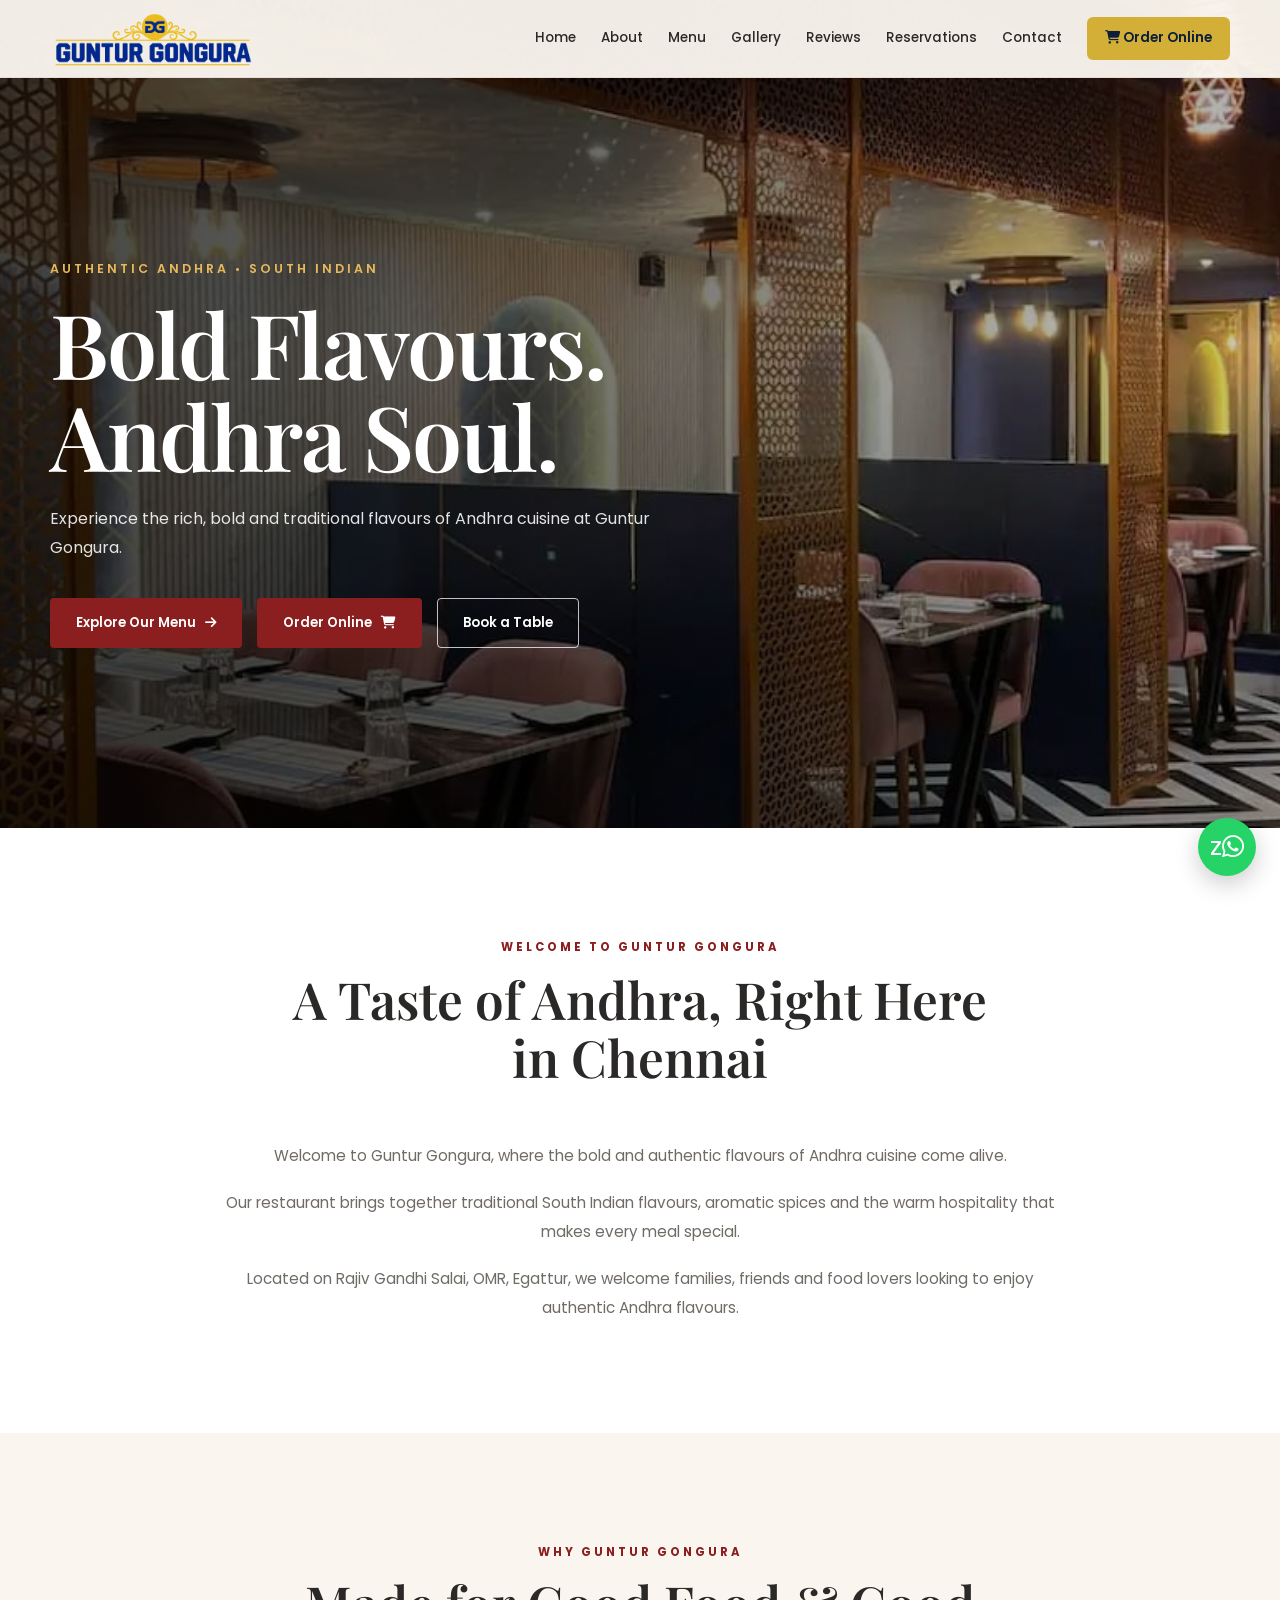
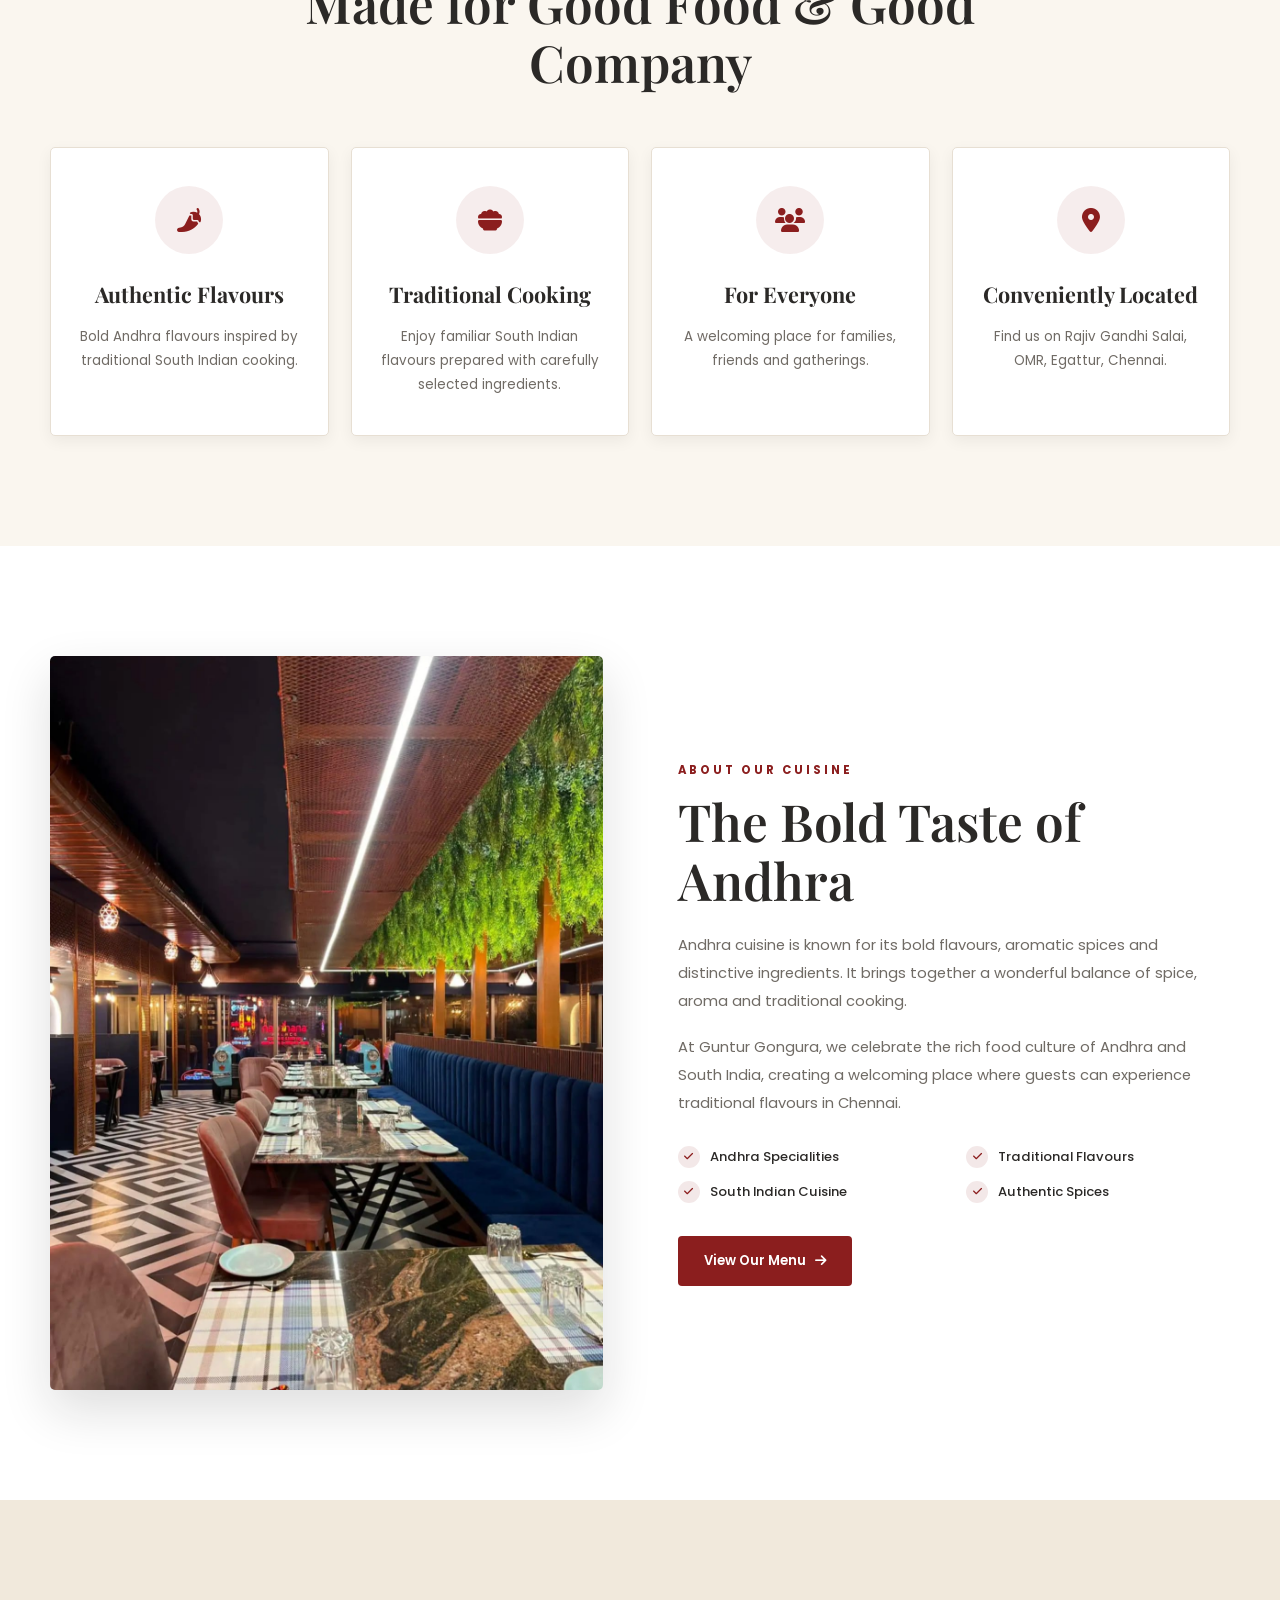
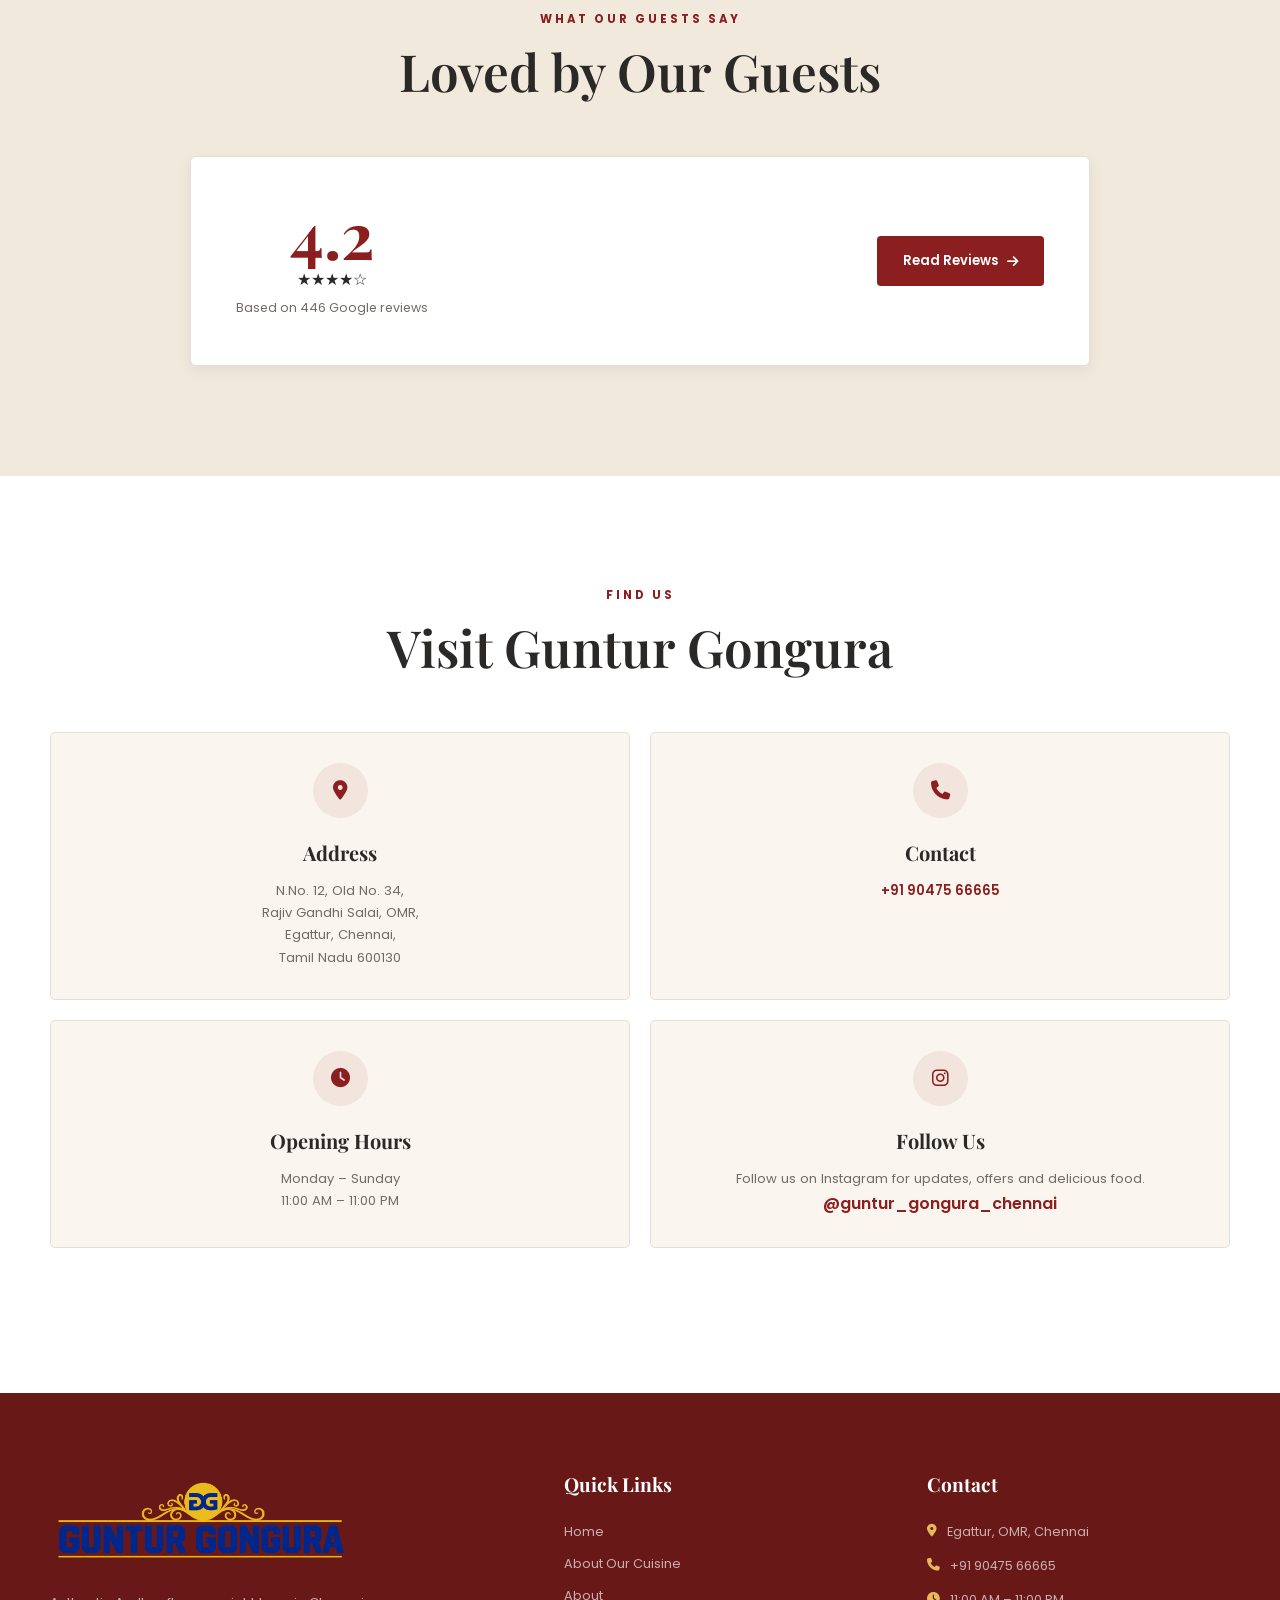
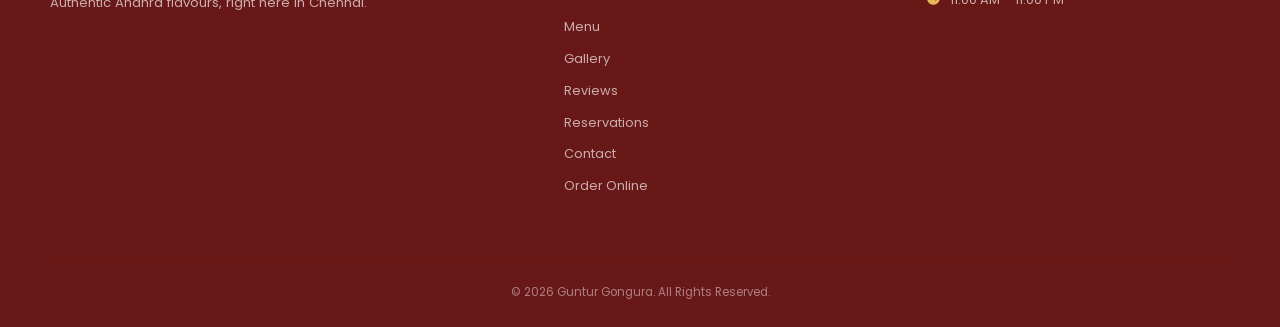
<file: index.html>
<!DOCTYPE html>
<html lang="en">

<head>

    <meta charset="UTF-8">

    <meta
        name="viewport"
        content="width=device-width, initial-scale=1.0"
    >

    <meta
        name="description"
        content="Guntur Gongura - Authentic Andhra and South Indian cuisine in Egattur, OMR, Chennai."
    >

    <meta
        name="keywords"
        content="Guntur Gongura, Andhra restaurant Chennai, South Indian restaurant OMR, Andhra cuisine"
    >

    <meta
        name="author"
        content="Guntur Gongura"
    >

    <title>Guntur Gongura | Authentic Andhra Cuisine</title>


    <!-- Google Fonts -->

    <link
        rel="preconnect"
        href="https://fonts.googleapis.com"
    >

    <link
        rel="preconnect"
        href="https://fonts.gstatic.com"
        crossorigin
    >

    <link
        href="https://fonts.googleapis.com/css2?family=Playfair+Display:wght@500;600;700&family=Poppins:wght@300;400;500;600;700&display=swap"
        rel="stylesheet"
    >


    <!-- Font Awesome -->

    <link
        rel="stylesheet"
        href="https://cdnjs.cloudflare.com/ajax/libs/font-awesome/6.5.2/css/all.min.css"
    >


    <!-- Main CSS -->

    <link
        rel="stylesheet"
        href="css/style.css"
    >


    <!-- Responsive CSS -->

    <link
        rel="stylesheet"
        href="css/responsive.css"
    >


    <!-- 2 x 2 Location Cards -->

    <style>

        .location-content {
            grid-template-columns: repeat(2, minmax(0, 1fr));
        }

        @media (max-width: 768px) {

            .location-content {
                grid-template-columns: 1fr;
            }

        }


        /* Order Online navigation button */

        .navbar .order-btn {
            background: #d4af37;
            color: #0b1f3a;
            padding: 10px 18px;
            border-radius: 6px;
            font-weight: 600;
        }

        .navbar .order-btn:hover {
            background: #0b1f3a;
            color: #ffffff;
        }


        /* Mobile navigation */

        @media (max-width: 900px) {

            .navbar .order-btn {
                display: inline-block;
                margin-top: 5px;
            }

        }

    </style>

</head>


<body>


    <!-- =====================================================
         HEADER
    ====================================================== -->

    <header class="header">

        <div class="container">


            <!-- Logo -->

            <a
                href="index.html"
                class="logo"
            >

                <img
                    src="images/logo.png"
                    alt="Guntur Gongura"
                    class="logo-image"
                >

            </a>



            <!-- Mobile Menu Button -->

            <button
                class="menu-toggle"
                type="button"
                aria-label="Open navigation menu"
            >

                <i class="fa-solid fa-bars"></i>

            </button>



            <!-- Navigation -->

            <nav class="navbar">

                <a href="index.html">
                    Home
                </a>

                <a href="about.html">
                    About
                </a>

                <a href="menu.html">
                    Menu
                </a>

                <a href="gallery.html">
                    Gallery
                </a>

                <a href="reviews.html">
                    Reviews
                </a>

                <a href="reservation.html">
                    Reservations
                </a>

                <a href="contact.html">
                    Contact
                </a>


                <!-- ORDER ONLINE -->

                <a
                    href="orders.html"
                    class="order-btn"
                >
                    <i class="fa-solid fa-cart-shopping"></i>
                    Order Online
                </a>

            </nav>

        </div>

    </header>



    <!-- =====================================================
         HERO SECTION
    ====================================================== -->

    <section class="hero">

        <div class="hero-overlay"></div>


        <div class="container hero-content">


            <span class="hero-subtitle">
                AUTHENTIC ANDHRA • SOUTH INDIAN
            </span>


            <h1>
                Bold Flavours.<br>
                Andhra Soul.
            </h1>


            <p>
                Experience the rich, bold and traditional flavours
                of Andhra cuisine at Guntur Gongura.
            </p>



            <!-- HERO BUTTONS -->

            <div class="hero-buttons">


                <!-- MENU -->

                <a
                    href="menu.html"
                    class="btn btn-primary"
                >

                    Explore Our Menu

                    <i class="fa-solid fa-arrow-right"></i>

                </a>



                <!-- ORDER ONLINE -->

                <a
                    href="orders.html"
                    class="btn btn-primary"
                >

                    Order Online

                    <i class="fa-solid fa-cart-shopping"></i>

                </a>



                <!-- RESERVATION -->

                <a
                    href="reservation.html"
                    class="btn btn-outline"
                >

                    Book a Table

                </a>

            </div>

        </div>

    </section>



    <!-- =====================================================
         WELCOME SECTION
    ====================================================== -->

    <section class="section welcome-section">

        <div class="container">


            <div class="section-title reveal">

                <span class="section-subtitle">
                    WELCOME TO GUNTUR GONGURA
                </span>

                <h2>
                    A Taste of Andhra,
                    Right Here in Chennai
                </h2>

            </div>



            <div class="welcome-content reveal">

                <p>
                    Welcome to Guntur Gongura, where the bold and
                    authentic flavours of Andhra cuisine come alive.
                </p>

                <p>
                    Our restaurant brings together traditional
                    South Indian flavours, aromatic spices and the
                    warm hospitality that makes every meal special.
                </p>

                <p>
                    Located on Rajiv Gandhi Salai, OMR, Egattur,
                    we welcome families, friends and food lovers
                    looking to enjoy authentic Andhra flavours.
                </p>

            </div>

        </div>

    </section>



    <!-- =====================================================
         WHY CHOOSE US
    ====================================================== -->

    <section class="section features-section">

        <div class="container">


            <div class="section-title reveal">

                <span class="section-subtitle">
                    WHY GUNTUR GONGURA
                </span>

                <h2>
                    Made for Good Food & Good Company
                </h2>

            </div>



            <div class="features-grid">


                <!-- Feature 1 -->

                <article class="feature-card reveal">

                    <div class="feature-icon">

                        <i class="fa-solid fa-pepper-hot"></i>

                    </div>

                    <h3>
                        Authentic Flavours
                    </h3>

                    <p>
                        Bold Andhra flavours inspired by
                        traditional South Indian cooking.
                    </p>

                </article>



                <!-- Feature 2 -->

                <article class="feature-card reveal">

                    <div class="feature-icon">

                        <i class="fa-solid fa-bowl-food"></i>

                    </div>

                    <h3>
                        Traditional Cooking
                    </h3>

                    <p>
                        Enjoy familiar South Indian flavours
                        prepared with carefully selected ingredients.
                    </p>

                </article>



                <!-- Feature 3 -->

                <article class="feature-card reveal">

                    <div class="feature-icon">

                        <i class="fa-solid fa-users"></i>

                    </div>

                    <h3>
                        For Everyone
                    </h3>

                    <p>
                        A welcoming place for families, friends
                        and gatherings.
                    </p>

                </article>



                <!-- Feature 4 -->

                <article class="feature-card reveal">

                    <div class="feature-icon">

                        <i class="fa-solid fa-location-dot"></i>

                    </div>

                    <h3>
                        Conveniently Located
                    </h3>

                    <p>
                        Find us on Rajiv Gandhi Salai,
                        OMR, Egattur, Chennai.
                    </p>

                </article>


            </div>

        </div>

    </section>



    <!-- =====================================================
         ABOUT OUR CUISINE
    ====================================================== -->

    <section
        class="section cuisine-section"
        id="cuisine"
    >

        <div class="container cuisine-container">


            <!-- Cuisine Image -->

            <div class="cuisine-image reveal">

                <img
                    src="images/restaurant.jpeg"
                    alt="Guntur Gongura restaurant"
                >

            </div>



            <!-- Cuisine Content -->

            <div class="cuisine-content reveal">

                <span class="section-subtitle">
                    ABOUT OUR CUISINE
                </span>


                <h2>
                    The Bold Taste of Andhra
                </h2>


                <p>
                    Andhra cuisine is known for its bold flavours,
                    aromatic spices and distinctive ingredients.
                    It brings together a wonderful balance of
                    spice, aroma and traditional cooking.
                </p>


                <p>
                    At Guntur Gongura, we celebrate the rich food
                    culture of Andhra and South India, creating a
                    welcoming place where guests can experience
                    traditional flavours in Chennai.
                </p>



                <div class="cuisine-highlights">


                    <div class="cuisine-point">

                        <i class="fa-solid fa-check"></i>

                        <span>
                            Andhra Specialities
                        </span>

                    </div>


                    <div class="cuisine-point">

                        <i class="fa-solid fa-check"></i>

                        <span>
                            Traditional Flavours
                        </span>

                    </div>


                    <div class="cuisine-point">

                        <i class="fa-solid fa-check"></i>

                        <span>
                            South Indian Cuisine
                        </span>

                    </div>


                    <div class="cuisine-point">

                        <i class="fa-solid fa-check"></i>

                        <span>
                            Authentic Spices
                        </span>

                    </div>


                </div>



                <a
                    href="menu.html"
                    class="btn btn-primary"
                >

                    View Our Menu

                    <i class="fa-solid fa-arrow-right"></i>

                </a>

            </div>

        </div>

    </section>



    <!-- =====================================================
         REVIEWS
    ====================================================== -->

    <section class="section reviews-preview">

        <div class="container">


            <div class="section-title reveal">

                <span class="section-subtitle">
                    WHAT OUR GUESTS SAY
                </span>

                <h2>
                    Loved by Our Guests
                </h2>

            </div>



            <div class="review-summary reveal">


                <div class="review-rating">

                    <strong>
                        4.2
                    </strong>

                    <div class="stars">
                        ★★★★☆
                    </div>

                    <span>
                        Based on 446 Google reviews
                    </span>

                </div>



                <a
                    href="reviews.html"
                    class="btn btn-primary"
                >

                    Read Reviews

                    <i class="fa-solid fa-arrow-right"></i>

                </a>

            </div>

        </div>

    </section>



    <!-- =====================================================
         LOCATION & CONTACT
    ====================================================== -->

    <section class="section location-section">

        <div class="container">


            <div class="section-title reveal">

                <span class="section-subtitle">
                    FIND US
                </span>

                <h2>
                    Visit Guntur Gongura
                </h2>

            </div>



            <div class="location-content">


                <!-- =================================================
                     ADDRESS
                ================================================== -->

                <div class="location-card reveal">

                    <div class="location-icon">

                        <i class="fa-solid fa-location-dot"></i>

                    </div>


                    <h3>
                        Address
                    </h3>


                    <p>
                        N.No. 12, Old No. 34,<br>
                        Rajiv Gandhi Salai, OMR,<br>
                        Egattur, Chennai,<br>
                        Tamil Nadu 600130
                    </p>

                </div>



                <!-- =================================================
                     CONTACT
                ================================================== -->

                <div class="location-card reveal">

                    <div class="location-icon">

                        <i class="fa-solid fa-phone"></i>

                    </div>


                    <h3>
                        Contact
                    </h3>


                    <p>

                        <a href="tel:+919047566665">
                            +91 90475 66665
                        </a>

                    </p>

                </div>



                <!-- =================================================
                     OPENING HOURS
                ================================================== -->

                <div class="location-card reveal">

                    <div class="location-icon">

                        <i class="fa-solid fa-clock"></i>

                    </div>


                    <h3>
                        Opening Hours
                    </h3>


                    <p>
                        Monday – Sunday<br>
                        11:00 AM – 11:00 PM
                    </p>

                </div>



                <!-- =================================================
                     INSTAGRAM
                ================================================== -->

                <div class="location-card reveal">

                    <div class="location-icon">

                        <i class="fa-brands fa-instagram"></i>

                    </div>


                    <h3>
                        Follow Us
                    </h3>


                    <p>
                        Follow us on Instagram for
                        updates, offers and delicious food.
                    </p>


                    <a
                        href="https://www.instagram.com/guntur_gongura_chennai/"
                        target="_blank"
                        rel="noopener noreferrer"
                    >
                        @guntur_gongura_chennai
                    </a>

                </div>


            </div>

        </div>

    </section>



    <!-- =====================================================
         FOOTER
    ====================================================== -->

    <footer class="footer">

        <div class="container">


            <div class="footer-content">


                <!-- Footer Brand -->

                <div class="footer-brand">

                    <img
                        src="images/logo.png"
                        alt="Guntur Gongura"
                    >

                    <p>
                        Authentic Andhra flavours,
                        right here in Chennai.
                    </p>

                </div>



                <!-- Footer Links -->

                <div class="footer-links">

                    <h3>
                        Quick Links
                    </h3>


                    <a href="index.html">
                        Home
                    </a>


                    <a href="#cuisine">
                        About Our Cuisine
                    </a>


                    <a href="about.html">
                        About
                    </a>


                    <a href="menu.html">
                        Menu
                    </a>


                    <a href="gallery.html">
                        Gallery
                    </a>


                    <a href="reviews.html">
                        Reviews
                    </a>


                    <a href="reservation.html">
                        Reservations
                    </a>


                    <a href="contact.html">
                        Contact
                    </a>


                    <a href="orders.html">
                        Order Online
                    </a>

                </div>



                <!-- Footer Contact -->

                <div class="footer-contact">

                    <h3>
                        Contact
                    </h3>


                    <p>

                        <i class="fa-solid fa-location-dot"></i>

                        Egattur, OMR, Chennai

                    </p>


                    <p>

                        <i class="fa-solid fa-phone"></i>

                        <a href="tel:+919047566665">
                            +91 90475 66665
                        </a>

                    </p>


                    <p>

                        <i class="fa-solid fa-clock"></i>

                        11:00 AM – 11:00 PM

                    </p>

                </div>


            </div>



            <div class="footer-bottom">

                <p>
                    © 2026 Guntur Gongura.
                    All Rights Reserved.
                </p>

            </div>

        </div>

    </footer>



    <!-- =====================================================
         WHATSAPP BUTTON
    ====================================================== -->

    <a
        href="https://wa.me/919047566665"
        class="whatsapp-button"
        target="_blank"
        rel="noopener noreferrer"
        aria-label="Chat with Guntur Gongura on WhatsApp"
    >z

        <i class="fa-brands fa-whatsapp"></i>

    </a>



    <!-- =====================================================
         JAVASCRIPT
    ====================================================== -->

    <script src="js/script.js"></script>


</body>

</html>
</file>
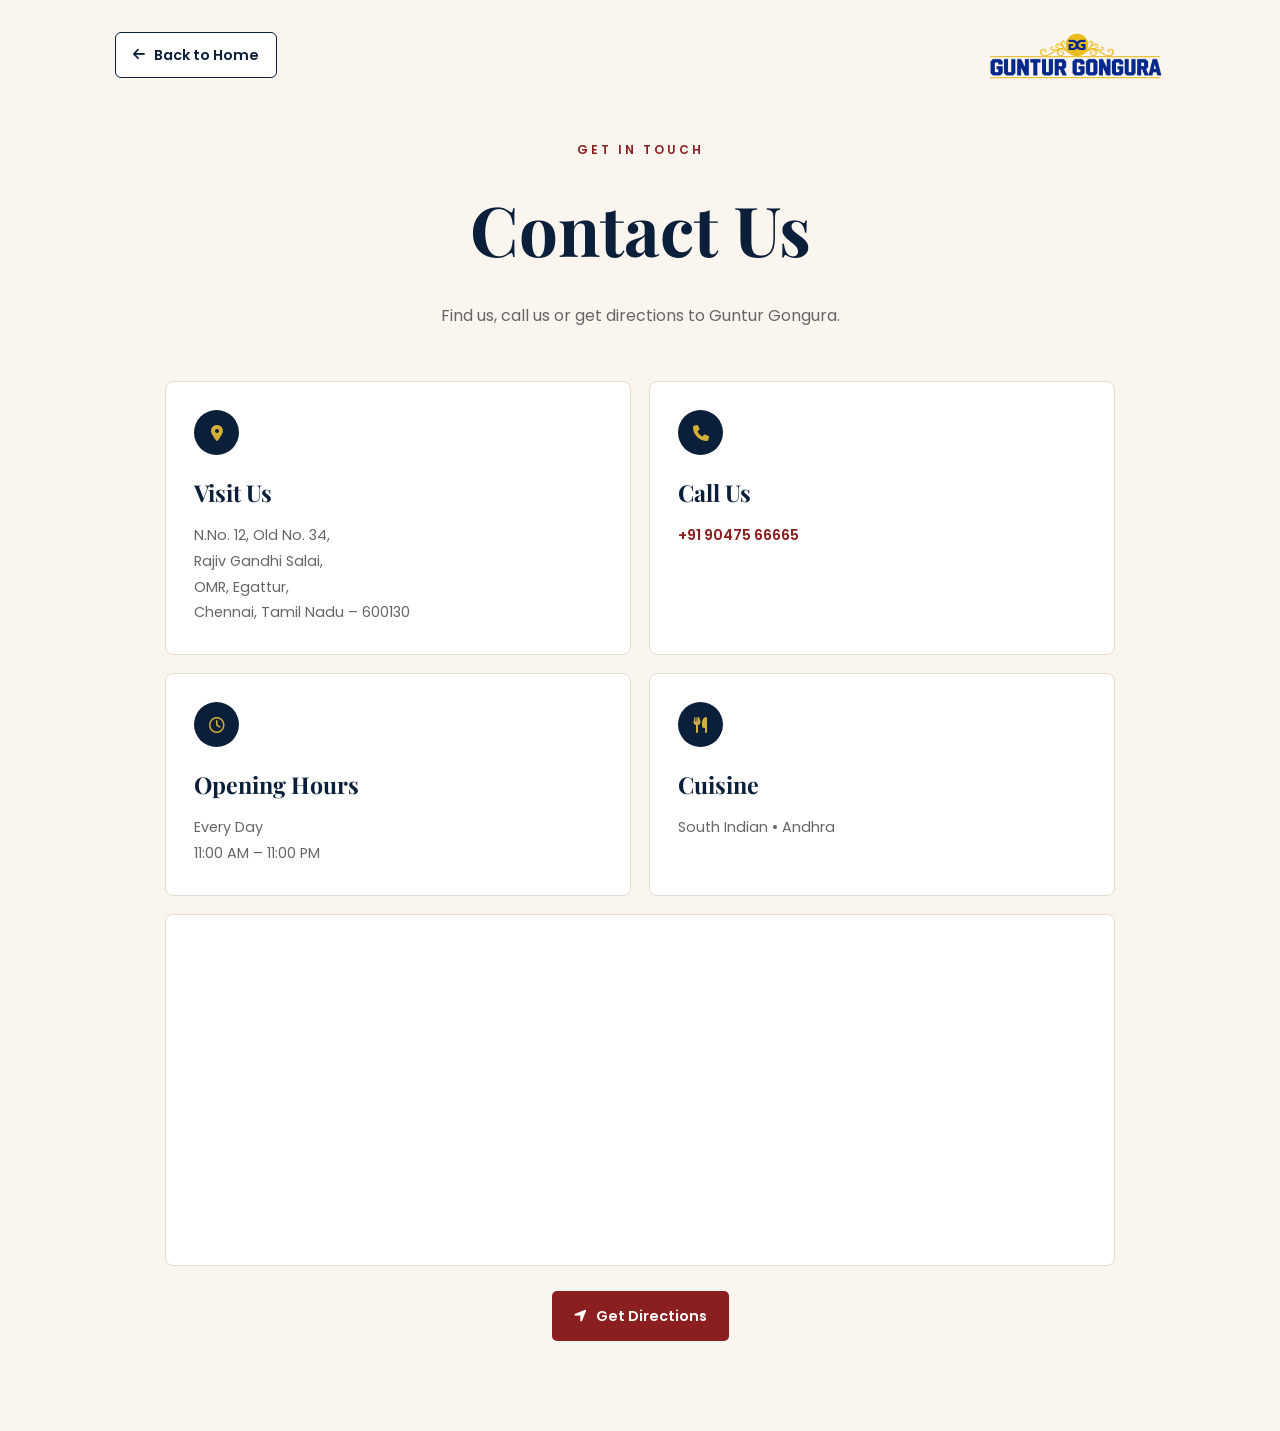
<file: contact.html>
<!DOCTYPE html>
<html lang="en">

<head>

    <!-- =====================================================
         BASIC INFORMATION
    ====================================================== -->

    <meta charset="UTF-8">

    <meta
        name="viewport"
        content="width=device-width, initial-scale=1.0"
    >

    <meta
        name="description"
        content="Contact Guntur Gongura in Egattur, Chennai."
    >

    <title>Contact | Guntur Gongura</title>


    <!-- =====================================================
         FONTS
    ====================================================== -->

    <link rel="preconnect" href="https://fonts.googleapis.com">

    <link
        rel="preconnect"
        href="https://fonts.gstatic.com"
        crossorigin
    >

    <link
        href="https://fonts.googleapis.com/css2?family=Playfair+Display:wght@500;600;700&family=Poppins:wght@300;400;500;600&display=swap"
        rel="stylesheet"
    >


    <!-- =====================================================
         ICONS
    ====================================================== -->

    <link
        rel="stylesheet"
        href="https://cdnjs.cloudflare.com/ajax/libs/font-awesome/6.5.2/css/all.min.css"
    >


    <!-- =====================================================
         CSS
    ====================================================== -->

    <link rel="stylesheet" href="css/style.css">
    <link rel="stylesheet" href="css/responsive.css">


    <!-- =====================================================
         PAGE CSS
    ====================================================== -->

    <style>

        /* =====================================================
           PAGE
        ====================================================== */

        .contact-page {
            min-height: 100vh;
            background: #faf6ef;
        }


        /* =====================================================
           TOP BAR
           
           BACK TO HOME = LEFT
           LOGO = RIGHT
        ====================================================== */

        .contact-topbar {
            max-width: 1100px;
            margin: auto;
            padding: 25px;

            display: flex;
            align-items: center;
            justify-content: space-between;

            gap: 20px;
        }


        /* =====================================================
           BACK HOME BUTTON
        ====================================================== */

        .back-home {
            display: inline-flex;

            align-items: center;
            justify-content: center;

            gap: 9px;

            padding: 10px 17px;

            color: #0b1f3a;
            background: #ffffff;

            border: 1.5px solid #0b1f3a;
            border-radius: 6px;

            text-decoration: none;

            font-size: 0.9rem;
            font-weight: 600;

            cursor: pointer;

            transition:
                background 0.25s ease,
                color 0.25s ease,
                border-color 0.25s ease,
                transform 0.15s ease;
        }

        .back-home i {
            font-size: 0.85rem;
        }

        .back-home:hover {
            background: #0b1f3a;
            color: #ffffff;
            border-color: #0b1f3a;
        }

        .back-home:active {
            background: #0b1f3a;
            color: #ffffff;
            border-color: #0b1f3a;

            transform: scale(0.97);
        }

        .back-home:focus-visible {
            outline: 2px solid #d4af37;
            outline-offset: 3px;
        }


        /* =====================================================
           HEADER LOGO
           
           SAME SIZE AS MENU / ABOUT PAGE
        ====================================================== */

        .top-logo {
            width: 180px;
            height: auto;
            display: block;
        }


        /* =====================================================
           CONTENT
        ====================================================== */

        .contact-content {
            max-width: 1000px;
            margin: auto;

            padding: 30px 25px 90px;
        }


        /* =====================================================
           TITLE
        ====================================================== */

        .contact-heading {
            text-align: center;
            margin-bottom: 50px;
        }

        .contact-heading img {
            width: 170px;
            max-width: 70%;
            margin-bottom: 30px;
        }

        .contact-heading span {
            display: block;

            color: #8b1e1e;

            font-size: 0.75rem;

            letter-spacing: 3px;

            text-transform: uppercase;

            font-weight: 600;
        }

        .contact-heading h1 {
            font-family: "Playfair Display", serif;

            font-size: clamp(2.7rem, 6vw, 4.3rem);

            margin: 10px 0 15px;

            color: #0b1f3a;
        }

        .contact-heading p {
            max-width: 600px;

            margin: auto;

            color: #666;

            line-height: 1.8;
        }


        /* =====================================================
           CONTACT GRID
        ====================================================== */

        .contact-grid {
            display: grid;

            grid-template-columns: repeat(2, 1fr);

            gap: 18px;
        }


        /* =====================================================
           INFO CARD
        ====================================================== */

        .contact-card {
            background: #ffffff;

            border: 1px solid #e5ddd1;

            border-radius: 8px;

            padding: 28px;
        }

        .contact-card-icon {
            width: 45px;
            height: 45px;

            display: flex;

            align-items: center;
            justify-content: center;

            border-radius: 50%;

            background: #0b1f3a;

            color: #d4af37;

            margin-bottom: 18px;
        }

        .contact-card h2 {
            font-family: "Playfair Display", serif;

            font-size: 1.45rem;

            margin-bottom: 10px;

            color: #0b1f3a;
        }

        .contact-card p {
            color: #666;

            line-height: 1.8;

            font-size: 0.9rem;

            margin: 0;
        }

        .contact-card a {
            color: #8b1e1e;

            font-weight: 600;

            text-decoration: none;
        }


        /* =====================================================
           MAP
        ====================================================== */

        .map-box {
            margin-top: 18px;

            background: #ffffff;

            border: 1px solid #e5ddd1;

            border-radius: 8px;

            overflow: hidden;
        }

        .map-box iframe {
            display: block;

            width: 100%;

            height: 350px;

            border: 0;
        }


        /* =====================================================
           DIRECTIONS
        ====================================================== */

        .directions {
            text-align: center;

            margin-top: 25px;
        }

        .directions a {
            display: inline-flex;

            align-items: center;
            justify-content: center;

            gap: 9px;

            padding: 13px 22px;

            background: #8b1e1e;

            color: #ffffff;

            text-decoration: none;

            border-radius: 5px;

            font-size: 0.9rem;

            font-weight: 600;

            transition: 0.3s ease;
        }

        .directions a:hover {
            background: #0b1f3a;
        }


        /* =====================================================
           MOBILE
        ====================================================== */

        @media (max-width: 700px) {

            .contact-topbar {
                padding: 18px;
                gap: 15px;
            }

            /*
               KEEP LOGO SAME SIZE AS OTHER PAGES
            */

            .top-logo {
                width: 150px;
                height: auto;
            }

            .contact-content {
                padding: 25px 18px 60px;
            }

            .contact-grid {
                grid-template-columns: 1fr;
            }

            .map-box iframe {
                height: 300px;
            }

            .back-home {
                padding: 9px 13px;
                font-size: 0.8rem;
            }
        }


        /* =====================================================
           SMALL MOBILE
        ====================================================== */

        @media (max-width: 420px) {

            .contact-topbar {
                padding: 15px;
                gap: 10px;
            }

            .top-logo {
                width: 150px;
                height: auto;
            }

            .back-home {
                padding: 8px 11px;
                font-size: 0.75rem;
                gap: 6px;
            }

            .contact-content {
                padding-left: 14px;
                padding-right: 14px;
            }

            .contact-heading h1 {
                font-size: 2.3rem;
            }
        }


        /* =====================================================
           VERY SMALL MOBILE
        ====================================================== */

        @media (max-width: 340px) {

            .contact-topbar {
                padding: 12px;
                gap: 8px;
            }

            .top-logo {
                width: 150px;
                height: auto;
            }

            .back-home {
                padding: 7px 9px;
                font-size: 0.7rem;
            }
        }

    </style>

</head>


<body class="contact-page">


    <!-- =====================================================
         TOP BAR
    ====================================================== -->

    <header class="contact-topbar">

        <!-- LEFT: BACK TO HOME -->

        <a
            href="index.html"
            class="back-home"
        >
            <i class="fa-solid fa-arrow-left"></i>
            Back to Home
        </a>


        <!-- RIGHT: RESTAURANT LOGO -->

        <img
            src="images/logo.png"
            alt="Guntur Gongura"
            class="top-logo"
        >

    </header>



    <!-- =====================================================
         MAIN
    ====================================================== -->

    <main class="contact-content">


        <!-- =================================================
             HEADING
        ================================================== -->

        <section class="contact-heading">

            <span>
                Get In Touch
            </span>

            <h1>
                Contact Us
            </h1>

            <p>
                Find us, call us or get directions to
                Guntur Gongura.
            </p>

        </section>



        <!-- =================================================
             CONTACT DETAILS
        ================================================== -->

        <section class="contact-grid">


            <!-- ADDRESS -->

            <article class="contact-card">

                <div class="contact-card-icon">
                    <i class="fa-solid fa-location-dot"></i>
                </div>

                <h2>
                    Visit Us
                </h2>

                <p>
                    N.No. 12, Old No. 34,<br>
                    Rajiv Gandhi Salai,<br>
                    OMR, Egattur,<br>
                    Chennai, Tamil Nadu – 600130
                </p>

            </article>



            <!-- PHONE -->

            <article class="contact-card">

                <div class="contact-card-icon">
                    <i class="fa-solid fa-phone"></i>
                </div>

                <h2>
                    Call Us
                </h2>

                <p>
                    <a href="tel:+919047566665">
                        +91 90475 66665
                    </a>
                </p>

            </article>



            <!-- HOURS -->

            <article class="contact-card">

                <div class="contact-card-icon">
                    <i class="fa-regular fa-clock"></i>
                </div>

                <h2>
                    Opening Hours
                </h2>

                <p>
                    Every Day<br>
                    11:00 AM – 11:00 PM
                </p>

            </article>



            <!-- CUISINE -->

            <article class="contact-card">

                <div class="contact-card-icon">
                    <i class="fa-solid fa-utensils"></i>
                </div>

                <h2>
                    Cuisine
                </h2>

                <p>
                    South Indian • Andhra
                </p>

            </article>

        </section>



        <!-- =================================================
             MAP
        ================================================== -->

        <section class="map-box">

            <iframe
                src="https://www.google.com/maps?q=Guntur%20Gongura%2C%20Rajiv%20Gandhi%20Salai%2C%20Egattur%2C%20Chennai%2C%20Tamil%20Nadu%20600130&output=embed"
                loading="lazy"
                allowfullscreen
                referrerpolicy="no-referrer-when-downgrade"
                title="Guntur Gongura location"
            ></iframe>

        </section>



        <!-- =================================================
             DIRECTIONS
        ================================================== -->

        <div class="directions">

            <a
                href="https://maps.app.goo.gl/nqeuW5UiWc6u5XKx8?g_st=ac"
                target="_blank"
                rel="noopener noreferrer"
            >
                <i class="fa-solid fa-location-arrow"></i>
                Get Directions
            </a>

        </div>

    </main>



    <!-- =====================================================
         JAVASCRIPT
    ====================================================== -->

    <script src="js/script.js"></script>

</body>

</html>
</file>
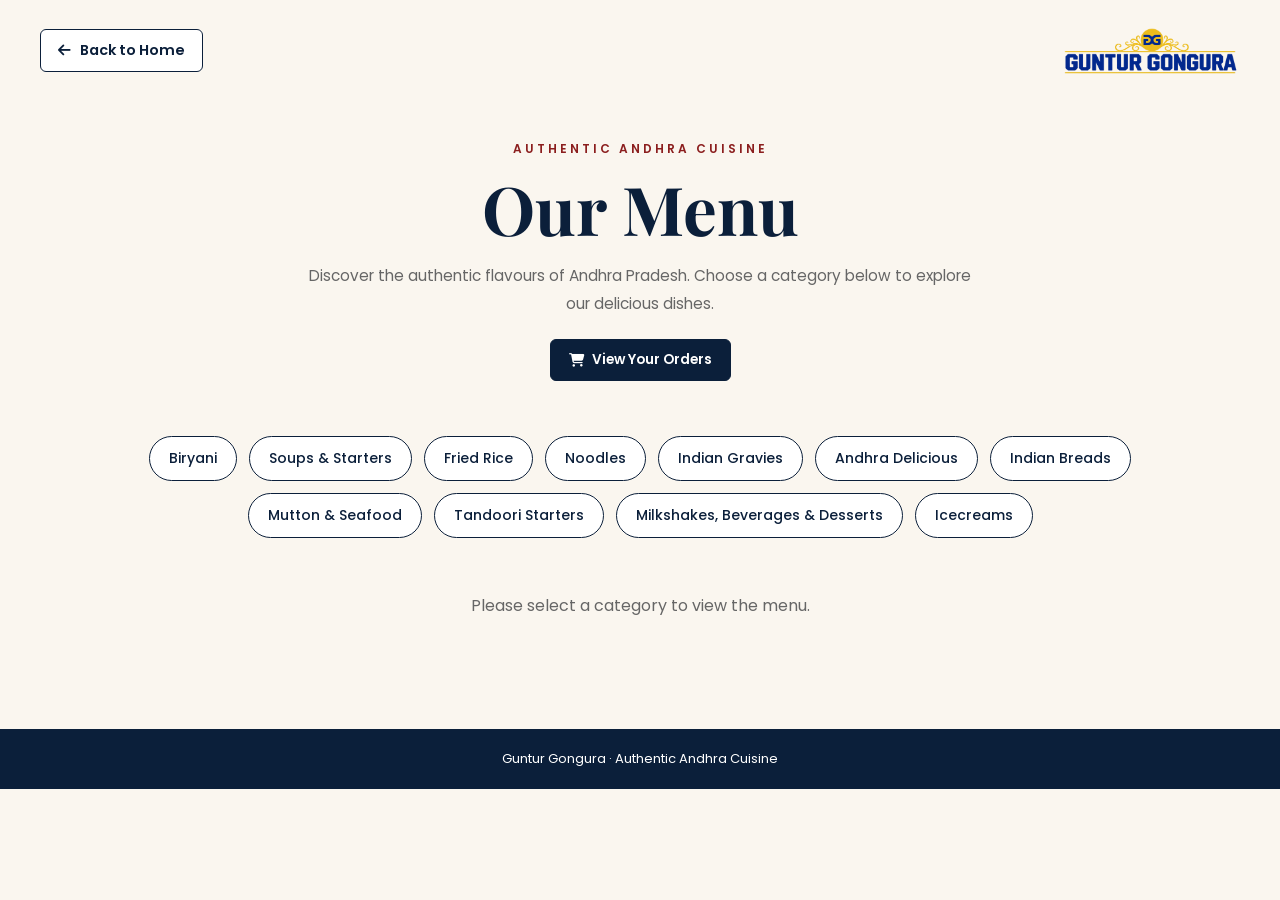
<file: menu.html>
<!DOCTYPE html>
<html lang="en">
<head>
  <meta charset="UTF-8">
  <meta name="viewport" content="width=device-width, initial-scale=1.0">

  <meta name="description" content="Explore the authentic Andhra menu of Guntur Gongura.">
  <title>Menu | Guntur Gongura</title>

  <link rel="preconnect" href="https://fonts.googleapis.com">
  <link rel="preconnect" href="https://fonts.gstatic.com" crossorigin>

  <link href="https://fonts.googleapis.com/css2?family=Playfair+Display:wght@500;600;700&family=Poppins:wght@300;400;500;600&display=swap" rel="stylesheet">

  <link rel="stylesheet" href="https://cdnjs.cloudflare.com/ajax/libs/font-awesome/6.5.2/css/all.min.css">

  <style>
    * {
      box-sizing: border-box;
    }

    body {
      margin: 0;
      background: #faf6ef;
      color: #0b1f3a;
      font-family: 'Poppins', sans-serif;
    }

    /* TOP BAR: BACK TO HOME LEFT, LOGO RIGHT */

    .menu-topbar {
      width: min(1200px, calc(100% - 40px));
      margin: auto;
      padding: 20px 0;
      display: flex;
      align-items: center;
      justify-content: space-between;
      gap: 20px;
    }

    .back-home {
      display: inline-flex;
      align-items: center;
      justify-content: center;
      gap: 9px;
      padding: 10px 17px;
      background: #ffffff;
      color: #0b1f3a;
      border: 1.5px solid #0b1f3a;
      border-radius: 6px;
      text-decoration: none;
      font-size: 0.9rem;
      font-weight: 600;
      transition: 0.25s;
      flex-shrink: 0;
    }

    .back-home:hover {
      background: #0b1f3a;
      color: #ffffff;
    }

    .logo-link {
      margin-left: auto;
      display: flex;
      align-items: center;
      justify-content: center;
    }

    .top-logo {
      width: 180px;
      height: auto;
      max-height: 90px;
      object-fit: contain;
      display: block;
    }

    /* MENU INTRODUCTION */

    .menu-heading {
      text-align: center;
      padding: 35px 20px 25px;
    }

    .menu-heading .label {
      display: inline-block;
      color: #8b1e1e;
      font-size: 0.75rem;
      font-weight: 600;
      letter-spacing: 3px;
      text-transform: uppercase;
    }

    .menu-heading h1 {
      font-family: 'Playfair Display', serif;
      color: #0b1f3a;
      font-size: clamp(2.6rem, 6vw, 4.2rem);
      line-height: 1.1;
      margin: 12px 0 16px;
    }

    .menu-heading p {
      max-width: 680px;
      margin: auto;
      color: #666666;
      font-size: 0.96rem;
      line-height: 1.8;
    }

    /* ORDERS BUTTON */

    .order-link-wrap {
      display: flex;
      justify-content: center;
      margin-top: 22px;
    }

    .orders-link {
      display: inline-flex;
      align-items: center;
      justify-content: center;
      gap: 8px;
      padding: 10px 18px;
      background: #0b1f3a;
      color: #ffffff;
      border: 1px solid #0b1f3a;
      border-radius: 6px;
      font-size: 0.85rem;
      font-weight: 600;
      text-decoration: none;
      transition: 0.25s;
    }

    .orders-link:hover {
      background: #d4af37;
      border-color: #d4af37;
      color: #0b1f3a;
    }

    /* CATEGORY BUTTONS */

    #categoryButtons {
      width: min(1100px, calc(100% - 40px));
      margin: 30px auto;
      display: flex;
      flex-wrap: wrap;
      justify-content: center;
      gap: 12px;
    }

    .category-btn {
      padding: 11px 19px;
      border: 1.5px solid #0b1f3a;
      border-radius: 25px;
      background: #ffffff;
      color: #0b1f3a;
      font: 500 14px 'Poppins', sans-serif;
      cursor: pointer;
      transition: 0.25s;
    }

    .category-btn:hover,
    .category-btn.active {
      background: #d4af37;
      border-color: #d4af37;
      color: #0b1f3a;
    }

    /* MENU ITEMS */

    .menu-content {
      width: min(1200px, calc(100% - 40px));
      margin: auto;
      padding-bottom: 70px;
    }

    .menu-section {
      display: none;
      margin-bottom: 45px;
    }

    .menu-section.active {
      display: block;
    }

    .section-heading {
      text-align: center;
      margin-bottom: 30px;
      border-bottom: 2px solid #d4af37;
    }

    .section-heading h2 {
      font-family: 'Playfair Display', serif;
      color: #0b1f3a;
      font-size: 2rem;
      padding-bottom: 12px;
    }

    .sub-category {
      margin-bottom: 35px;
    }

    .sub-category h3 {
      font-family: 'Playfair Display', serif;
      color: #8b1e1e;
      font-size: 1.35rem;
      border-left: 4px solid #d4af37;
      padding-left: 11px;
      margin-bottom: 18px;
    }

    .menu-grid {
      display: grid;
      grid-template-columns: repeat(3, minmax(0, 1fr));
      gap: 16px;
    }

    .menu-item {
      background: #ffffff;
      border: 1px solid #e5ddd1;
      border-radius: 8px;
      padding: 17px;
      box-shadow: 0 4px 15px rgba(11, 31, 58, 0.05);
      transition: 0.25s;
    }

    .menu-item:hover {
      transform: translateY(-3px);
      border-color: #d4af37;
      box-shadow: 0 10px 25px rgba(11, 31, 58, 0.1);
    }

    .item-top {
      display: flex;
      align-items: flex-start;
      justify-content: space-between;
      gap: 10px;
    }

    .item-name {
      flex: 1;
      color: #0b1f3a;
      font-size: 0.9rem;
      font-weight: 600;
      line-height: 1.5;
      margin: 0;
    }

    .price {
      margin-top: 14px;
      font-size: 1rem;
      font-weight: 600;
      color: #8b1e1e;
    }

    .add-order {
      flex-shrink: 0;
      padding: 7px 10px;
      background: #ffffff;
      color: #0b1f3a;
      border: 1px solid #0b1f3a;
      border-radius: 5px;
      font-family: 'Poppins', sans-serif;
      font-size: 0.68rem;
      font-weight: 600;
      cursor: pointer;
      transition: 0.25s;
    }

    .add-order:hover,
    .add-order.added {
      background: #0b1f3a;
      color: #ffffff;
    }

    #emptyMessage {
      text-align: center;
      color: #666666;
      padding: 25px 10px;
    }

    /* FOOTER */

    footer {
      background: #0b1f3a;
      color: #ffffff;
      text-align: center;
      padding: 20px;
      font-size: 13px;
    }

    /* MOBILE RESPONSIVENESS */

    @media (max-width: 850px) {
      .menu-grid {
        grid-template-columns: repeat(2, minmax(0, 1fr));
      }

      .top-logo {
        width: 150px;
      }
    }

    @media (max-width: 600px) {
      .menu-topbar {
        width: calc(100% - 28px);
        padding: 15px 0;
        gap: 12px;
      }

      .back-home {
        padding: 9px 11px;
        font-size: 0.76rem;
      }

      .top-logo {
        width: 115px;
        max-height: 70px;
      }

      .menu-heading {
        padding: 30px 15px 20px;
      }

      .menu-heading h1 {
        font-size: 2.5rem;
      }

      #categoryButtons {
        width: calc(100% - 28px);
        gap: 9px;
      }

      .category-btn {
        padding: 9px 13px;
        font-size: 12px;
      }

      .menu-content {
        width: calc(100% - 28px);
      }

      .menu-grid {
        grid-template-columns: 1fr;
      }

      .section-heading h2 {
        font-size: 1.7rem;
      }
    }
  </style>
</head>

<body>

  <!-- BACK TO HOME LEFT, LOGO RIGHT -->

  <div class="menu-topbar">

    <a href="index.html" class="back-home">
      <i class="fa-solid fa-arrow-left"></i>
      Back to Home
    </a>

    <a href="index.html" class="logo-link" aria-label="Guntur Gongura Home">
      <img
        src="images/logo.png"
        alt="Guntur Gongura Logo"
        class="top-logo"
      >
    </a>

  </div>

  <!-- MENU INTRO -->

  <section class="menu-heading">
    <span class="label">Authentic Andhra Cuisine</span>

    <h1>Our Menu</h1>

    <p>
      Discover the authentic flavours of Andhra Pradesh.
      Choose a category below to explore our delicious dishes.
    </p>

    <div class="order-link-wrap">
      <a href="orders.html" class="orders-link">
        <i class="fa-solid fa-cart-shopping"></i>
        View Your Orders
      </a>
    </div>
  </section>

  <!-- CATEGORY BUTTONS -->

  <div id="categoryButtons" aria-label="Menu categories"></div>

  <!-- MENU CONTENT -->

  <main class="menu-content" id="menuContent">
    <p id="emptyMessage">
      Please select a category to view the menu.
    </p>
  </main>

  <footer>
    Guntur Gongura · Authentic Andhra Cuisine
  </footer>

  <script>
    const ORDERS_KEY = 'gunturGonguraOrders';

    const menuData = [
      {
        category: "Biryani",
        subcategories: [
          {
            name: "Biryani Veg - 750ml",
            items: [
              ["Veg Biryani", 229],
              ["Gongura Veg Biryani", 239],
              ["Ulavacharu Veg Biryani", 249],
              ["Mushroom Biryani", 249],
              ["Paneer Biryani", 249],
              ["Baby Corn Biryani", 239],
              ["Cashewnut Biryani", 249],
              ["Gongura Paneer Biryani", 259],
              ["Ulavacharu Paneer Biryani", 269]
            ]
          },
          {
            name: "Special Biryani's - 1000ml",
            items: [
              ["Chicken Tikka Biryani", 359],
              ["Lahori Chicken Biryani", 339],
              ["Palnadu Mutton Biryani", 399],
              ["Kakinada Biryani", 390],
              ["Gongura Spl Chicken Biryani", 359],
              ["Ulavacharu Special Chicken Biryani", 359]
            ]
          },
          {
            name: "Biryani Non Veg - 1000ml",
            items: [
              ["Plain Biryani", 205],
              ["Egg Biryani", 250],
              ["Chicken Dum Biryani", 309],
              ["Chicken Fry Biryani", 329],
              ["Spl Chicken Biryani", 339],
              ["Guntur Spl Chicken Biryani", 349],
              ["Guntur Spl Mutton Biryani", 430],
              ["Gongura Chicken Biryani", 319],
              ["Chicken Lollipop Biryani", 329],
              ["Ulavacharu Chicken Biryani", 329],
              ["Natukodi Biryani", 329],
              ["Palnadu Chicken Biryani", 349],
              ["Mutton Dum Biryani", 379],
              ["Mutton Kheema Biryani", 399],
              ["Mutton Fry Biryani", 399],
              ["Gongura Mutton Biryani", 399],
              ["Spl Mutton Biryani", 410],
              ["Mughalai Mutton Biryani", 429],
              ["Prawn Biryani", 379],
              ["Gongura Prawn Biryani", 399],
              ["Fish Biryani", 359],
              ["Egg Fry Biryani", 299]
            ]
          }
        ]
      },

      {
        category: "Soups & Starters",
        subcategories: [
          {
            name: "Soups Veg",
            items: [
              ["Sweet Corn Soup", 119],
              ["Mushroom Soup", 129],
              ["Lemon Coriander Soup", 129],
              ["Manchow Soup", 129],
              ["Veg Hot & Sour Soup", 129]
            ]
          },
          {
            name: "Soups Non Veg",
            items: [
              ["Sweet Corn Chicken Soup", 149],
              ["Lemon Coriander Chicken Soup", 149],
              ["Chicken Manchow Soup", 149],
              ["Chicken Hot & Sour Soup", 149]
            ]
          },
          {
            name: "Starters Veg",
            items: [
              ["Mushroom 65 Hyderabad", 240],
              ["Paneer 65 Hyderabad", 240],
              ["Veg Manchurian", 240],
              ["Gobi Manchurian", 240],
              ["Paneer Manchurian", 240],
              ["Baby Corn Manchurian", 230],
              ["Mushroom Manchurian", 230],
              ["Chilly Gobi", 230],
              ["Chilly Mushroom", 240],
              ["Chilly Babycorn", 230],
              ["Chilly Paneer", 240],
              ["Golden Fry Baby Corn", 240],
              ["Crispy Mushroom", 240],
              ["Babycorn Pepper Salt", 240],
              ["Mushroom Pepper Salt", 240],
              ["Crispy Corn", 240],
              ["Panner Majestic", 250]
            ]
          },
          {
            name: "Chicken Starters",
            items: [
              ["Chilly Chicken", 265],
              ["Chicken 65 Hyderabad", 265],
              ["Chicken 555", 260],
              ["Chicken Manchurian", 250],
              ["Chicken Salt & Pepper", 260],
              ["Chicken Dry Pepper", 260],
              ["Pepper Chicken (Roast)", 260],
              ["Dragon Chicken", 270],
              ["Schezwan Chicken", 270],
              ["Shanghai Chicken", 260],
              ["Lemon Chicken", 250],
              ["Thai Pai Chicken", 260],
              ["Chicken Majestic", 260],
              ["Chicken Lollypop (Saucy-5pc)", 280],
              ["Chicken Drumstick Dry-5pc", 270],
              ["Crispy Chicken", 280],
              ["Honey Chicken", 280],
              ["RR Chicken", 280]
            ]
          }
        ]
      },

      {
        category: "Fried Rice",
        subcategories: [
          {
            name: "Fried Rice Non Veg",
            items: [
              ["Egg Fried Rice", 239],
              ["Schezwan Egg Fried Rice", 259],
              ["Chicken Fried Rice", 259],
              ["Schezwan Chicken Fried Rice", 279],
              ["Mutton Fried Rice", 299],
              ["Schezwan Mutton Fried Rice", 329],
              ["Prawn Fried Rice", 329],
              ["Schezwan Prawn Fried Rice", 349]
            ]
          },
          {
            name: "Fried Rice Veg",
            items: [
              ["Veg Fried Rice", 299],
              ["Schezwan Veg Fried Rice", 249],
              ["Paneer Fried Rice", 249],
              ["Schezwan Paneer Fried Rice", 269],
              ["Mushroom Fried Rice", 229],
              ["Schezwan Mushroom Fried Rice", 259],
              ["Gobi Fried Rice", 239],
              ["Schezwan Gobi Fried Rice", 249],
              ["Manchurian Fried Rice", 259]
            ]
          }
        ]
      },

      {
        category: "Noodles",
        subcategories: [
          {
            name: "Noodles Non Veg",
            items: [
              ["Egg Noodles", 229],
              ["Schezwan Egg Noodles", 249],
              ["Chicken Noodles", 259],
              ["Schezwan Chicken Noodles", 269],
              ["Mutton Noodles", 279],
              ["Schezwan Mutton Noodles", 279],
              ["Prawn Noodles", 279],
              ["Schezwan Prawn Noodles", 269],
              ["Non veg Mixed Noodles", 299]
            ]
          },
          {
            name: "Noodles Veg",
            items: [
              ["Veg Noodles", 209],
              ["Schezwan Veg Noodles", 249],
              ["Paneer Noodles", 249],
              ["Schezwan Paneer Noodles", 259],
              ["Mushroom Noodles", 229],
              ["Schezwan Mushroom Noodles", 259],
              ["Gobi Noodles", 219],
              ["Schezwan Gobi Noodles", 249]
            ]
          }
        ]
      },

      {
        category: "Indian Gravies",
        subcategories: [
          {
            name: "Indian Gravy Non Veg",
            items: [
              ["Chicken Masala", 269],
              ["Boneless Chicken Curry", 279],
              ["Butter Chicken", 279],
              ["Kadai Chicken", 279],
              ["Achari Chicken", 279],
              ["Kadai Mutton", 349],
              ["Prawn Curry", 339],
              ["Kadai Prawn", 339],
              ["Butter Prawn", 349],
              ["Kadai Fish", 329]
            ]
          },
          {
            name: "Indian Gravy Veg",
            items: [
              ["Matar Masala", 239],
              ["Aloo Gobi Masala", 239],
              ["Aloo Gobi Mutter Masala", 259],
              ["Gobi Masala", 239],
              ["Mixed Veg Curry", 249],
              ["Kadai Veg", 250],
              ["Kadai Baby Corn", 250],
              ["Baby Corn Masala", 250],
              ["Dal Fry", 250],
              ["Dal Tadka", 250],
              ["Mushroom Masala", 250],
              ["Kaju Tomato", 270],
              ["Kaju Masala", 259],
              ["Paneer Kaju Masala", 289],
              ["Paneer Butter Masala", 259],
              ["Kadai Paneer", 259],
              ["Palak Paneer", 299],
              ["Paneer Tikka Masala", 289],
              ["Gongura Paneer Curry", 269],
              ["Achari Paneer", 269],
              ["Methi Chaman", 279]
            ]
          },
          {
            name: "Egg Dishes",
            items: [
              ["Chilly Egg", 229],
              ["Egg Burji", 209],
              ["Egg Masala", 229],
              ["Egg Tomato Curry", 239],
              ["Boiled Egg", 25]
            ]
          },
          {
            name: "Rice Items",
            items: [
              ["Jeera Rice", 219],
              ["Ghee Rice", 219],
              ["Curd Rice", 115],
              ["Steam Rice", 160]
            ]
          }
        ]
      },

      {
        category: "Andhra Delicious",
        subcategories: [
          {
            name: "Andhra Specials",
            items: [
              ["Andhra Chicken Curry", 279],
              ["Andhra Chicken Fry", 299],
              ["Rayalaseema Chicken Curry", 279],
              ["Rayalaseema Chicken Fry", 299],
              ["Chicken Pepper Fry", 299],
              ["Gongura Chicken Fry Semi", 299],
              ["Gongura Chicken Curry", 269],
              ["Ulavacharu Chicken Curry", 299],
              ["Andhra Mutton Fry", 369],
              ["Andhra Mutton Curry", 359],
              ["Mutton Pepper Fry", 399],
              ["Gongura Mutton Curry", 389],
              ["Gongura Prawn Curry", 389]
            ]
          }
        ]
      },

      {
        category: "Indian Breads",
        subcategories: [
          {
            name: "Indian Breads",
            items: [
              ["Roti", 50],
              ["Butter Roti", 60],
              ["Naan", 50],
              ["Butter Naan", 60],
              ["Stuffed Naan", 85],
              ["Garlic Naan", 80],
              ["Plain Kulcha", 60],
              ["Butter Kulcha", 70],
              ["Masala Kulcha", 70],
              ["Paneer Kulcha", 85],
              ["Cheese Paneer Kulcha", 95]
            ]
          }
        ]
      },

      {
        category: "Mutton & Seafood",
        subcategories: [
          {
            name: "Mutton Starters",
            items: [
              ["Manchurian Lamb", 359],
              ["Crispy Lamb", 359],
              ["Ginger Lamb", 359],
              ["Roast Lamb", 359],
              ["Lamb Salt & Pepper", 359],
              ["Lamb Dry Pepper", 359]
            ]
          },
          {
            name: "Seafood Starters",
            items: [
              ["Fish 65 Hyderabad", 269],
              ["Crispy Fish", 279],
              ["Chilly Fish", 279],
              ["Pepper Fish", 279],
              ["Fish Finger", 269],
              ["Lemon Fish", 279],
              ["Apollo Fish", 279],
              ["Apollo Prawn", 309],
              ["Prawn 65 Hyderabad", 309],
              ["Golden Prawn", 309],
              ["Schezwan Prawn", 309],
              ["Prawn Manchurian", 309],
              ["Dry Pepper Prawn", 309],
              ["Prawn Salt & Pepper", 309]
            ]
          }
        ]
      },

      {
        category: "Tandoori Starters",
        subcategories: [
          {
            name: "Tandoori Starters Non Veg",
            items: [
              ["Tandoori Half", 289],
              ["Tandoori Full", 490],
              ["Grill Half", 289],
              ["Grill Full", 420],
              ["Chicken Tikka", 279],
              ["Achari Chicken Tikka", 299],
              ["Chicken Kabab", 299],
              ["Kali Mirchi Kebab", 259],
              ["Fish Tikka", 309],
              ["Garlic Fish Kebab", 309],
              ["BBQ Fish Half", 269],
              ["BBQ Chicken Half", 269],
              ["Pepper BBQ Chicken", 299],
              ["Pepper BBQ Fish Half", 279]
            ]
          },
          {
            name: "Tandoori Starters Veg",
            items: [
              ["Paneer Tikka", 249],
              ["Achari Paneer Tikka", 269],
              ["Kaju Paneer Tikka", 289]
            ]
          }
        ]
      },

      {
        category: "Milkshakes, Beverages & Desserts",
        subcategories: [
          {
            name: "Milkshakes",
            items: [
              ["Vanilla Shake", 130],
              ["Strawberry Shake", 130],
              ["Chocolate Shake", 150],
              ["Butterscotch Shake", 150],
              ["Pista Shake", 150],
              ["Mango Shake", 150],
              ["Blackcurrent", 150]
            ]
          },
          {
            name: "Beverages",
            items: [
              ["Butter Milk", 65],
              ["Lassi", 85]
            ]
          },
          {
            name: "Desserts",
            items: [
              ["Junnu", 140],
              ["Apricot Delight", 150],
              ["Gulab Jammun", 60],
              ["Gulab Jammun with Ice cream", 140]
            ]
          }
        ]
      },

      {
        category: "Icecreams",
        subcategories: [
          {
            name: "Icecreams",
            items: [
              ["Vanilla", 100],
              ["Strawberry", 100],
              ["Chocolate", 110],
              ["Butterscotch", 110],
              ["Pista", 110],
              ["Mango", 110],
              ["Double sunde", 140],
              ["Chocolate Roulette", 160],
              ["Singapore Lady", 160],
              ["Tooty Fruity", 170],
              ["Walnut sizzlers Brownie-Double Choco chip", 180],
              ["Sizzlers Brownie", 180],
              ["Lotus Biscoff", 170],
              ["Honey Almond", 130],
              ["Kit kat Ice cream", 170],
              ["Tender Coconut", 170],
              ["Oreo Ice cream", 160],
              ["Sea salt Caramel", 180]
            ]
          }
        ]
      }
    ];

    const categoryButtons = document.getElementById('categoryButtons');
    const menuContent = document.getElementById('menuContent');

    function addToOrders(name, price, button) {
      let orders = [];

      try {
        orders = JSON.parse(localStorage.getItem(ORDERS_KEY) || '[]');

        if (!Array.isArray(orders)) {
          orders = [];
        }
      } catch (error) {
        orders = [];
      }

      const existing = orders.find(order => order.name === name);

      if (existing) {
        existing.quantity = (Number(existing.quantity) || 0) + 1;
      } else {
        orders.push({
          name: name,
          price: Number(price),
          quantity: 1
        });
      }

      localStorage.setItem(ORDERS_KEY, JSON.stringify(orders));

      button.textContent = 'Added ✓';
      button.classList.add('added');

      setTimeout(() => {
        button.textContent = 'Add to Orders';
        button.classList.remove('added');
      }, 1000);
    }

    function showCategory(category) {
      const emptyMessage = document.getElementById('emptyMessage');

      if (emptyMessage) {
        emptyMessage.remove();
      }

      document.querySelectorAll('.category-btn').forEach(button => {
        button.classList.toggle(
          'active',
          button.dataset.category === category
        );
      });

      document.querySelectorAll('.menu-section').forEach(section => {
        section.classList.toggle(
          'active',
          section.dataset.category === category
        );
      });
    }

    menuData.forEach((section, index) => {
      const button = document.createElement('button');

      button.type = 'button';
      button.className = 'category-btn';
      button.textContent = section.category;
      button.dataset.category = section.category;
      button.addEventListener('click', () => showCategory(section.category));

      categoryButtons.appendChild(button);

      const sectionElement = document.createElement('section');

      sectionElement.className = 'menu-section';
      sectionElement.id = 'menu-category-' + index;
      sectionElement.dataset.category = section.category;

      const headingWrap = document.createElement('div');
      headingWrap.className = 'section-heading';

      const heading = document.createElement('h2');
      heading.textContent = section.category;

      headingWrap.appendChild(heading);
      sectionElement.appendChild(headingWrap);

      section.subcategories.forEach(subcategory => {
        const sub = document.createElement('div');
        sub.className = 'sub-category';

        const subHeading = document.createElement('h3');
        subHeading.textContent = subcategory.name;
        sub.appendChild(subHeading);

        const grid = document.createElement('div');
        grid.className = 'menu-grid';

        subcategory.items.forEach(item => {
          const card = document.createElement('article');
          card.className = 'menu-item';

          const top = document.createElement('div');
          top.className = 'item-top';

          const itemName = document.createElement('h4');
          itemName.className = 'item-name';
          itemName.textContent = item[0];

          const addButton = document.createElement('button');
          addButton.type = 'button';
          addButton.className = 'add-order';
          addButton.textContent = 'Add to Orders';

          addButton.addEventListener('click', () => {
            addToOrders(item[0], item[1], addButton);
          });

          const price = document.createElement('div');
          price.className = 'price';
          price.textContent = '₹' + item[1];

          top.append(itemName, addButton);
          card.append(top, price);
          grid.appendChild(card);
        });

        sub.appendChild(grid);
        sectionElement.appendChild(sub);
      });

      menuContent.appendChild(sectionElement);
    });
  </script>

</body>
</html>
</file>
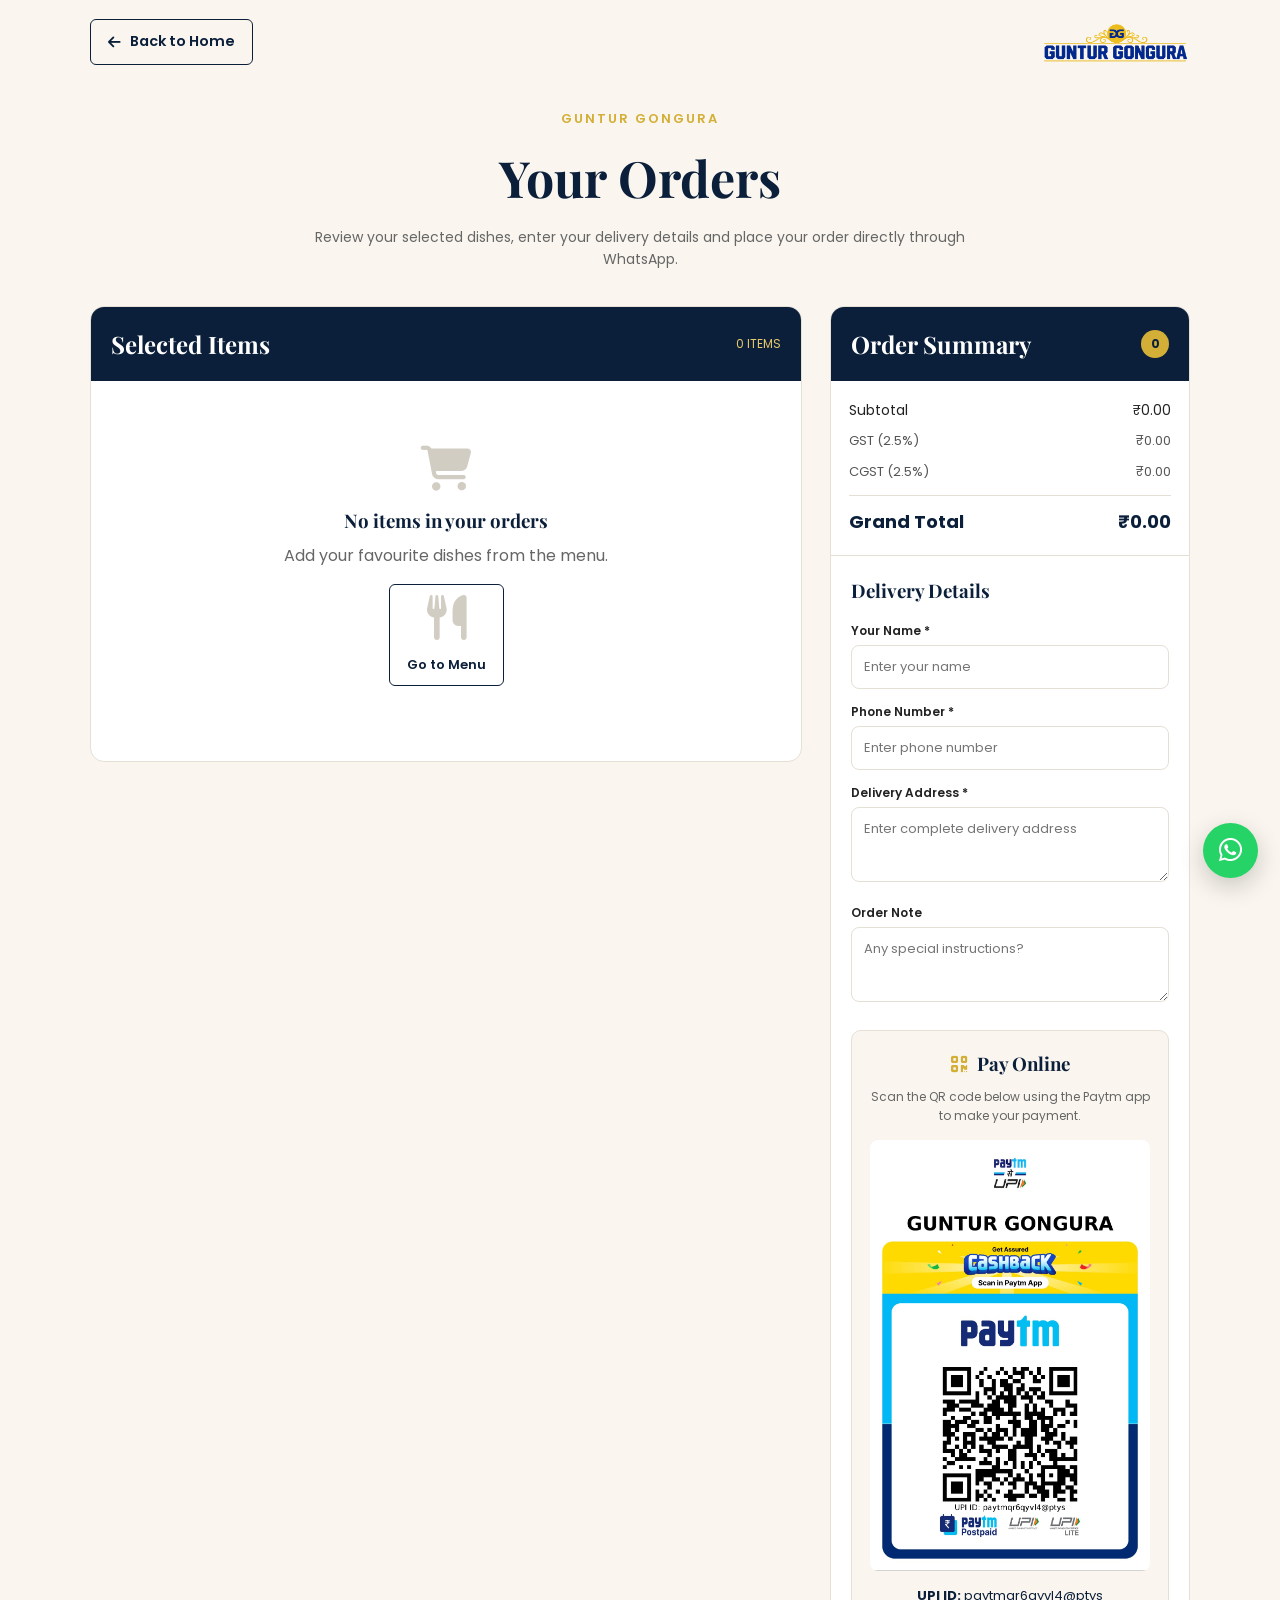
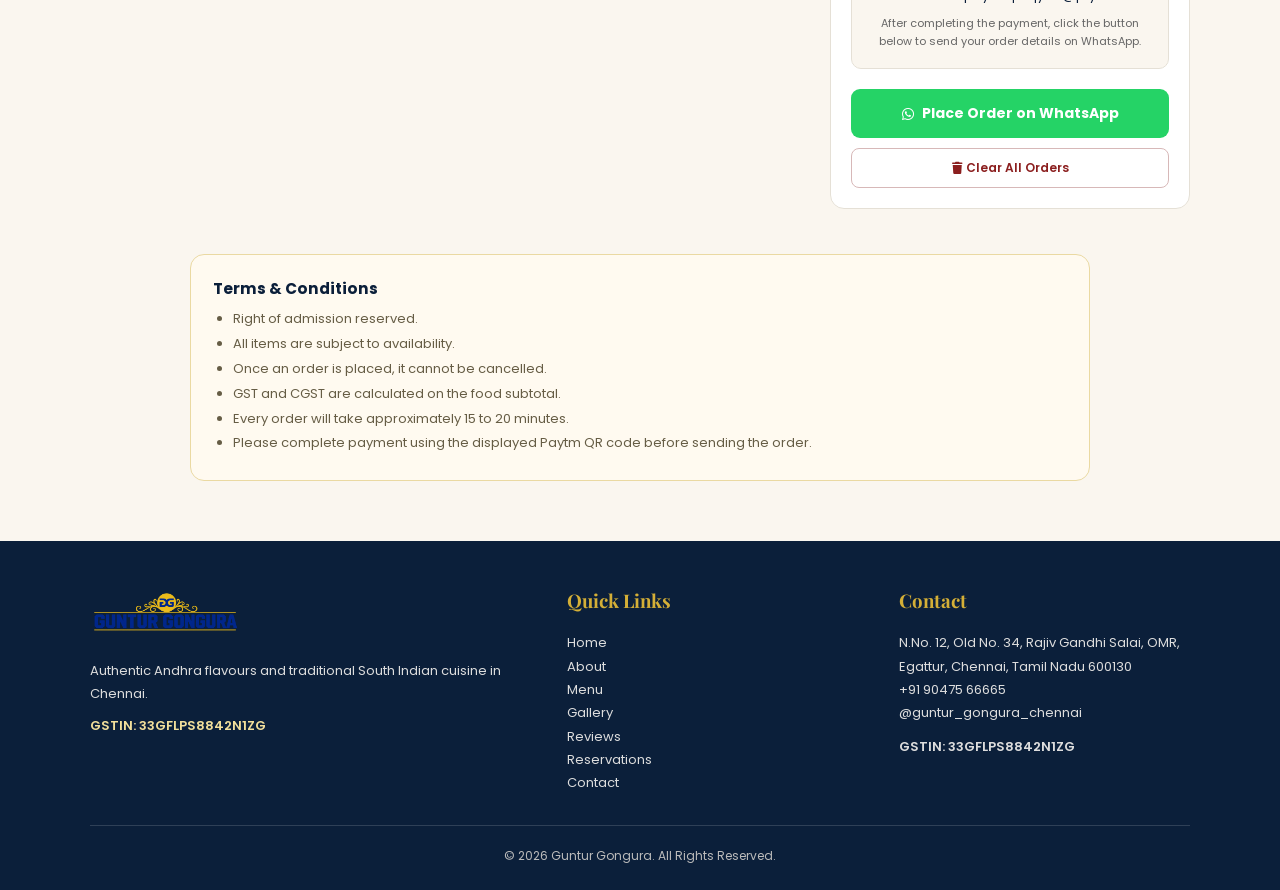
<file: orders.html>
<!DOCTYPE html>
<html lang="en">

<head>
    <meta charset="UTF-8">
    <meta name="viewport" content="width=device-width, initial-scale=1.0">
    <meta name="description" content="Your orders from Guntur Gongura.">
    <title>Your Orders | Guntur Gongura</title>

    <link href="https://fonts.googleapis.com/css2?family=Playfair+Display:wght@500;600;700&family=Poppins:wght@400;500;600;700&display=swap" rel="stylesheet">
    <link rel="stylesheet" href="https://cdnjs.cloudflare.com/ajax/libs/font-awesome/6.5.2/css/all.min.css">

    <style>
        * {
            margin: 0;
            padding: 0;
            box-sizing: border-box;
        }

        html {
            scroll-behavior: smooth;
        }

        :root {
            --primary: #0b1f3a;
            --secondary: #d4af37;
            --cream: #faf6ef;
            --white: #ffffff;
            --text: #222222;
            --muted: #666666;
            --border: #e5e0d6;
            --red: #8b1e1e;
            --green: #176b43;
        }

        body {
            font-family: "Poppins", sans-serif;
            background: var(--cream);
            color: var(--text);
            line-height: 1.6;
        }

        a {
            text-decoration: none;
        }

        button,
        input,
        textarea {
            font-family: inherit;
        }

        /* HEADER */

        header {
            width: 100%;
            background: var(--cream);
        }

        .header-inner {
            width: min(1100px, 92%);
            min-height: 84px;
            margin: auto;
            padding: 15px 0;
            display: flex;
            align-items: center;
            justify-content: space-between;
        }

        .home-button {
            display: inline-flex;
            align-items: center;
            justify-content: center;
            gap: 9px;
            padding: 10px 17px;
            background: var(--cream);
            color: var(--primary);
            border: 1.5px solid var(--primary);
            border-radius: 6px;
            font-size: 0.9rem;
            font-weight: 600;
            cursor: pointer;
            transition: 0.25s ease;
        }

        .home-button:hover {
            background: var(--primary);
            color: #ffffff;
        }

        .home-button:focus-visible {
            outline: 2px solid var(--secondary);
            outline-offset: 3px;
        }

        .logo-link {
            margin-left: auto;
            display: flex;
            align-items: center;
            justify-content: center;
        }

        .top-logo {
            width: 150px;
            height: auto;
            display: block;
        }

        /* PAGE HEADING */

        .page-heading {
            width: min(1100px, 92%);
            margin: 25px auto 35px;
            text-align: center;
        }

        .page-heading span {
            display: block;
            color: var(--secondary);
            font-size: 13px;
            font-weight: 600;
            letter-spacing: 2px;
            margin-bottom: 8px;
        }

        .page-heading h1 {
            font-family: "Playfair Display", serif;
            color: var(--primary);
            font-size: clamp(35px, 5vw, 50px);
            margin-bottom: 8px;
        }

        .page-heading p {
            color: var(--muted);
            font-size: 14px;
            max-width: 650px;
            margin: auto;
        }

        .container {
            width: min(1100px, 92%);
            margin: auto;
        }

        /* ORDERS LAYOUT */

        .orders-layout {
            display: grid;
            grid-template-columns: minmax(0, 1fr) 360px;
            gap: 28px;
            align-items: start;
        }

        .orders-box {
            background: #ffffff;
            border: 1px solid var(--border);
            border-radius: 14px;
            overflow: hidden;
        }

        .orders-box-header {
            padding: 18px 20px;
            background: var(--primary);
            color: #ffffff;
            display: flex;
            align-items: center;
            justify-content: space-between;
            gap: 10px;
        }

        .orders-box-header h2,
        .cart-header h2 {
            font-family: "Playfair Display", serif;
            font-size: 24px;
        }

        .orders-box-header span {
            font-size: 12px;
            color: #e8ca68;
        }

        .orders-list {
            padding: 10px 20px 20px;
        }

        /* ORDER ITEM */

        .order-item {
            display: grid;
            grid-template-columns: minmax(0, 1fr) auto;
            align-items: center;
            gap: 10px 15px;
            padding: 16px 5px;
            border-bottom: 1px solid #eeeeee;
        }

        .order-item:last-child {
            border-bottom: none;
        }

        .order-item-name {
            color: var(--text);
            font-size: 14px;
            font-weight: 600;
            overflow-wrap: anywhere;
        }

        .order-item-price {
            color: var(--red);
            font-size: 14px;
            font-weight: 700;
            white-space: nowrap;
        }

        .quantity-controls {
            display: flex;
            align-items: center;
            gap: 7px;
        }

        .quantity-controls button {
            width: 28px;
            height: 28px;
            border: 1px solid var(--border);
            background: #ffffff;
            color: var(--primary);
            border-radius: 6px;
            cursor: pointer;
            transition: 0.2s ease;
        }

        .quantity-controls button:hover {
            background: var(--primary);
            color: #ffffff;
            border-color: var(--primary);
        }

        .quantity-controls span {
            min-width: 25px;
            text-align: center;
            font-size: 13px;
            font-weight: 600;
        }

        .remove-button {
            border: none;
            background: transparent;
            color: #b51e2b;
            font-size: 12px;
            cursor: pointer;
            justify-self: start;
        }

        .remove-button:hover {
            text-decoration: underline;
        }

        /* EMPTY ORDERS */

        .empty-orders {
            text-align: center;
            padding: 55px 20px;
            color: var(--muted);
        }

        .empty-orders i {
            display: block;
            font-size: 45px;
            color: #d2cdc3;
            margin-bottom: 15px;
        }

        .empty-orders h3 {
            font-family: "Playfair Display", serif;
            color: var(--primary);
            margin-bottom: 7px;
        }

        .empty-orders a {
            display: inline-block;
            margin-top: 15px;
            padding: 10px 17px;
            border: 1.5px solid var(--primary);
            color: var(--primary);
            border-radius: 6px;
            font-size: 13px;
            font-weight: 600;
            transition: 0.25s ease;
        }

        .empty-orders a:hover {
            background: var(--primary);
            color: #ffffff;
        }

        /* CART */

        .cart-box {
            position: sticky;
            top: 25px;
            background: #ffffff;
            border: 1px solid var(--border);
            border-radius: 14px;
            overflow: hidden;
        }

        .cart-header {
            padding: 18px 20px;
            background: var(--primary);
            color: #ffffff;
            display: flex;
            align-items: center;
            justify-content: space-between;
            gap: 10px;
        }

        .cart-count {
            min-width: 28px;
            height: 28px;
            display: flex;
            align-items: center;
            justify-content: center;
            background: var(--secondary);
            color: var(--primary);
            border-radius: 50%;
            font-size: 12px;
            font-weight: 700;
        }

        /* BILL SUMMARY */

        .cart-summary {
            padding: 18px;
            border-bottom: 1px solid var(--border);
        }

        .summary-row {
            display: flex;
            justify-content: space-between;
            gap: 15px;
            margin-bottom: 10px;
            font-size: 14px;
        }

        .summary-row.tax-row {
            color: #555555;
            font-size: 13px;
        }

        .summary-row.total {
            padding-top: 12px;
            margin-top: 12px;
            margin-bottom: 0;
            border-top: 1px solid var(--border);
            font-size: 18px;
            font-weight: 700;
            color: var(--primary);
        }

        /* CUSTOMER FORM */

        .customer-form {
            padding: 20px;
        }

        .customer-form h3 {
            font-family: "Playfair Display", serif;
            color: var(--primary);
            margin-bottom: 15px;
        }

        .form-group {
            margin-bottom: 13px;
        }

        .form-group label {
            display: block;
            font-size: 12px;
            font-weight: 600;
            margin-bottom: 5px;
        }

        .form-group input,
        .form-group textarea {
            width: 100%;
            padding: 11px 12px;
            border: 1px solid var(--border);
            border-radius: 8px;
            outline: none;
            font-size: 13px;
            background: #ffffff;
        }

        .form-group input:focus,
        .form-group textarea:focus {
            border-color: var(--secondary);
        }

        .form-group textarea {
            resize: vertical;
            min-height: 75px;
        }

        /* PAYMENT */

        .payment-section {
            margin: 20px 0;
            padding: 18px;
            background: #faf6ef;
            border: 1px solid var(--border);
            border-radius: 10px;
            text-align: center;
        }

        .payment-section h3 {
            font-family: "Playfair Display", serif;
            color: var(--primary);
            margin-bottom: 8px;
        }

        .payment-section h3 i {
            color: var(--secondary);
            margin-right: 6px;
        }

        .payment-text {
            color: var(--muted);
            font-size: 12px;
            margin-bottom: 15px;
        }

        .qr-container {
            display: flex;
            justify-content: center;
            margin: 10px 0 15px;
        }

        .payment-qr {
            width: min(100%, 330px);
            height: auto;
            display: block;
            border-radius: 8px;
            background: #ffffff;
        }

        .upi-id {
            font-size: 13px;
            color: var(--primary);
            margin-bottom: 8px;
            word-break: break-word;
        }

        .payment-note {
            font-size: 11px;
            color: var(--muted);
            line-height: 1.6;
        }

        /* WHATSAPP BUTTON */

        .whatsapp-button {
            width: 100%;
            border: none;
            padding: 14px;
            border-radius: 9px;
            background: #25d366;
            color: #ffffff;
            font-size: 14px;
            font-weight: 700;
            cursor: pointer;
            display: flex;
            align-items: center;
            justify-content: center;
            gap: 8px;
            transition: 0.3s ease;
        }

        .whatsapp-button:hover {
            background: #1fb956;
            transform: translateY(-2px);
        }

        .clear-orders {
            width: 100%;
            margin-top: 10px;
            padding: 10px;
            background: transparent;
            color: var(--red);
            border: 1px solid #d7b8b8;
            border-radius: 8px;
            cursor: pointer;
            font-size: 12px;
            font-weight: 600;
            transition: 0.25s ease;
        }

        .clear-orders:hover {
            background: #fff3f3;
            border-color: var(--red);
        }

        /* TERMS */

        .terms {
            width: min(900px, 92%);
            margin: 45px auto 60px;
            padding: 22px;
            background: #fffaf0;
            border: 1px solid #ead9a2;
            border-radius: 14px;
            font-size: 13px;
            color: #665d45;
        }

        .terms h3 {
            color: var(--primary);
            margin-bottom: 8px;
        }

        .terms ul {
            padding-left: 20px;
        }

        .terms li {
            margin-bottom: 4px;
        }

        /* FOOTER */

        footer {
            background: var(--primary);
            color: #ffffff;
            padding: 45px 0 25px;
            margin-top: 20px;
        }

        .footer-inner {
            width: min(1100px, 92%);
            margin: auto;
            display: grid;
            grid-template-columns: 1.5fr 1fr 1fr;
            gap: 40px;
        }

        .footer-logo img {
            width: 150px;
            margin-bottom: 15px;
        }

        .footer-column h3 {
            font-family: "Playfair Display", serif;
            color: var(--secondary);
            margin-bottom: 15px;
        }

        .footer-column p,
        .footer-column a {
            color: #dddddd;
            font-size: 13px;
            line-height: 1.8;
        }

        .footer-column a {
            display: block;
        }

        .footer-column a:hover {
            color: var(--secondary);
        }

        .footer-gst {
            margin-top: 10px;
            color: #f2df9b;
            font-size: 13px;
            font-weight: 600;
        }

        .footer-bottom {
            width: min(1100px, 92%);
            margin: 30px auto 0;
            padding-top: 20px;
            border-top: 1px solid rgba(255,255,255,.15);
            text-align: center;
            color: #bbbbbb;
            font-size: 12px;
        }

        /* FLOATING WHATSAPP */

        .floating-whatsapp {
            position: fixed;
            right: 22px;
            bottom: 22px;
            width: 55px;
            height: 55px;
            display: flex;
            align-items: center;
            justify-content: center;
            border-radius: 50%;
            background: #25d366;
            color: #ffffff;
            font-size: 27px;
            box-shadow: 0 8px 25px rgba(0,0,0,.2);
            z-index: 900;
            transition: 0.3s ease;
        }

        .floating-whatsapp:hover {
            transform: scale(1.1);
        }

        /* RESPONSIVE */

        @media (max-width: 900px) {
            .orders-layout {
                grid-template-columns: 1fr;
            }

            .cart-box {
                position: static;
            }

            .footer-inner {
                grid-template-columns: 1fr 1fr;
            }
        }

        @media (max-width: 650px) {
            .header-inner {
                min-height: 78px;
            }

            .top-logo {
                width: 150px;
            }

            .home-button {
                padding: 9px 13px;
                font-size: 12px;
            }

            .page-heading {
                margin-top: 20px;
            }

            .page-heading h1 {
                font-size: 36px;
            }

            .footer-inner {
                grid-template-columns: 1fr;
            }

            .floating-whatsapp {
                width: 50px;
                height: 50px;
                right: 15px;
                bottom: 15px;
            }
        }

        @media (max-width: 430px) {
            .header-inner {
                width: 90%;
            }

            .top-logo {
                width: 125px;
            }

            .home-button span {
                display: none;
            }

            .home-button {
                width: 42px;
                height: 38px;
                padding: 0;
            }

            .page-heading h1 {
                font-size: 32px;
            }

            .payment-qr {
                width: 100%;
            }

            .orders-list {
                padding: 8px 12px 15px;
            }

            .orders-box-header h2,
            .cart-header h2 {
                font-size: 21px;
            }
        }
    </style>
</head>

<body>

    <!-- HEADER -->

    <header>
        <div class="header-inner">

            <a href="index.html" class="home-button">
                <i class="fa-solid fa-arrow-left"></i>
                <span>Back to Home</span>
            </a>

            <a href="index.html" class="logo-link">
                <img src="images/logo.png" alt="Guntur Gongura" class="top-logo">
            </a>

        </div>
    </header>

    <!-- PAGE HEADING -->

    <section class="page-heading">
        <span>GUNTUR GONGURA</span>
        <h1>Your Orders</h1>
        <p>
            Review your selected dishes, enter your delivery details
            and place your order directly through WhatsApp.
        </p>
    </section>

    <!-- MAIN -->

    <main>
        <div class="container">

            <div class="orders-layout">

                <!-- SELECTED ITEMS -->

                <section class="orders-box">
                    <div class="orders-box-header">
                        <h2>Selected Items</h2>
                        <span id="itemCountText">0 ITEMS</span>
                    </div>

                    <div class="orders-list" id="ordersList"></div>
                </section>

                <!-- ORDER SUMMARY -->

                <aside class="cart-box">

                    <div class="cart-header">
                        <h2>Order Summary</h2>
                        <div class="cart-count" id="cartCount">0</div>
                    </div>

                    <!-- BILL SUMMARY -->

                    <div class="cart-summary">

                        <div class="summary-row">
                            <span>Subtotal</span>
                            <span id="subtotal">₹0.00</span>
                        </div>

                        <div class="summary-row tax-row">
                            <span>GST (2.5%)</span>
                            <span id="gstAmount">₹0.00</span>
                        </div>

                        <div class="summary-row tax-row">
                            <span>CGST (2.5%)</span>
                            <span id="cgstAmount">₹0.00</span>
                        </div>

                        <div class="summary-row total">
                            <span>Grand Total</span>
                            <span id="total">₹0.00</span>
                        </div>

                    </div>

                    <!-- CUSTOMER DETAILS -->

                    <div class="customer-form">

                        <h3>Delivery Details</h3>

                        <div class="form-group">
                            <label for="customerName">Your Name *</label>
                            <input type="text" id="customerName" placeholder="Enter your name" autocomplete="name" required>
                        </div>

                        <div class="form-group">
                            <label for="customerPhone">Phone Number *</label>
                            <input type="tel" id="customerPhone" placeholder="Enter phone number" autocomplete="tel" inputmode="tel" required>
                        </div>

                        <div class="form-group">
                            <label for="customerAddress">Delivery Address *</label>
                            <textarea id="customerAddress" placeholder="Enter complete delivery address" autocomplete="street-address" required></textarea>
                        </div>

                        <div class="form-group">
                            <label for="orderNote">Order Note</label>
                            <textarea id="orderNote" placeholder="Any special instructions?"></textarea>
                        </div>

                        <!-- PAYMENT -->

                        <div class="payment-section">

                            <h3>
                                <i class="fa-solid fa-qrcode"></i>
                                Pay Online
                            </h3>

                            <p class="payment-text">
                                Scan the QR code below using the Paytm app to make your payment.
                            </p>

                            <div class="qr-container">
                                <img src="images/scanner.jpeg" alt="Guntur Gongura Paytm QR Code" class="payment-qr">
                            </div>

                            <p class="upi-id">
                                <strong>UPI ID:</strong> paytmqr6qyvI4@ptys
                            </p>

                            <p class="payment-note">
                                After completing the payment, click the button below to send your order details on WhatsApp.
                            </p>

                        </div>

                        <!-- PLACE ORDER -->

                        <button class="whatsapp-button" type="button" onclick="placeOrder()">
                            <i class="fa-brands fa-whatsapp"></i>
                            Place Order on WhatsApp
                        </button>

                        <button class="clear-orders" type="button" onclick="clearOrders()">
                            <i class="fa-solid fa-trash"></i>
                            Clear All Orders
                        </button>

                    </div>
                </aside>

            </div>
        </div>

        <!-- TERMS -->

        <div class="terms">
            <h3>Terms &amp; Conditions</h3>
            <ul>
                <li>Right of admission reserved.</li>
                <li>All items are subject to availability.</li>
                <li>Once an order is placed, it cannot be cancelled.</li>
                <li>GST and CGST are calculated on the food subtotal.</li>
                <li>Every order will take approximately 15 to 20 minutes.</li>
                <li>Please complete payment using the displayed Paytm QR code before sending the order.</li>
            </ul>
        </div>
    </main>

    <!-- FOOTER -->

    <footer>
        <div class="footer-inner">

            <div class="footer-column">

                <div class="footer-logo">
                    <img src="images/logo.png" alt="Guntur Gongura">
                </div>

                <p>
                    Authentic Andhra flavours and traditional
                    South Indian cuisine in Chennai.
                </p>

                <div class="footer-gst">
                    GSTIN: 33GFLPS8842N1ZG
                </div>

            </div>

            <div class="footer-column">

                <h3>Quick Links</h3>

                <a href="index.html">Home</a>
                <a href="about.html">About</a>
                <a href="menu.html">Menu</a>
                <a href="gallery.html">Gallery</a>
                <a href="reviews.html">Reviews</a>
                <a href="reservation.html">Reservations</a>
                <a href="contact.html">Contact</a>

            </div>

            <div class="footer-column">

                <h3>Contact</h3>

                <p>
                    N.No. 12, Old No. 34,
                    Rajiv Gandhi Salai, OMR,
                    Egattur, Chennai,
                    Tamil Nadu 600130
                </p>

                <p>
                    <a href="tel:+919047566665">+91 90475 66665</a>
                </p>

                <p>
                    <a href="https://www.instagram.com/guntur_gongura_chennai/" target="_blank" rel="noopener noreferrer">
                        @guntur_gongura_chennai
                    </a>
                </p>

                <p class="footer-gst">
                    GSTIN: 33GFLPS8842N1ZG
                </p>

            </div>

        </div>

        <div class="footer-bottom">
            © 2026 Guntur Gongura. All Rights Reserved.
        </div>
    </footer>

    <!-- FLOATING WHATSAPP -->

    <a href="https://wa.me/919047566665" class="floating-whatsapp" target="_blank" rel="noopener noreferrer" aria-label="WhatsApp">
        <i class="fa-brands fa-whatsapp"></i>
    </a>

    <!-- JAVASCRIPT -->

    <script>
        const ORDERS_KEY = "gunturGonguraOrders";

        const GST_RATE = 0.025;
        const CGST_RATE = 0.025;

        function getOrders() {
            try {
                const data = JSON.parse(localStorage.getItem(ORDERS_KEY) || "[]");
                return Array.isArray(data) ? data : [];
            } catch (error) {
                return [];
            }
        }

        function saveOrders(orders) {
            localStorage.setItem(ORDERS_KEY, JSON.stringify(orders));
        }

        function formatMoney(amount) {
            return "₹" + Number(amount).toLocaleString("en-IN", {
                minimumFractionDigits: 2,
                maximumFractionDigits: 2
            });
        }

        function escapeHTML(value) {
            return String(value)
                .replace(/&/g, "&amp;")
                .replace(/</g, "&lt;")
                .replace(/>/g, "&gt;")
                .replace(/"/g, "&quot;")
                .replace(/'/g, "&#039;");
        }

        function changeQuantity(index, change) {
            const orders = getOrders();

            if (!orders[index]) return;

            const currentQuantity = Math.max(1, Number(orders[index].quantity) || 1);
            orders[index].quantity = currentQuantity + change;

            if (orders[index].quantity <= 0) {
                orders.splice(index, 1);
            }

            saveOrders(orders);
            renderOrders();
        }

        function removeOrder(index) {
            const orders = getOrders();

            if (index < 0 || index >= orders.length) return;

            orders.splice(index, 1);
            saveOrders(orders);
            renderOrders();
        }

        function clearOrders() {
            const orders = getOrders();

            if (orders.length === 0) return;

            if (!confirm("Are you sure you want to clear all orders?")) {
                return;
            }

            localStorage.removeItem(ORDERS_KEY);
            renderOrders();
        }

        function calculateBill(orders) {
            const subtotal = orders.reduce((sum, item) => {
                const price = Math.max(0, Number(item.price) || 0);
                const quantity = Math.max(0, Number(item.quantity) || 0);
                return sum + price * quantity;
            }, 0);

            const gst = subtotal * GST_RATE;
            const cgst = subtotal * CGST_RATE;
            const total = subtotal + gst + cgst;

            return {
                subtotal,
                gst,
                cgst,
                total
            };
        }

        function renderOrders() {
            const orders = getOrders();

            const ordersList = document.getElementById("ordersList");
            const cartCount = document.getElementById("cartCount");
            const itemCountText = document.getElementById("itemCountText");

            let totalQuantity = 0;

            orders.forEach(item => {
                totalQuantity += Math.max(0, Number(item.quantity) || 0);
            });

            if (orders.length === 0) {
                ordersList.innerHTML = `
                    <div class="empty-orders">
                        <i class="fa-solid fa-cart-shopping"></i>
                        <h3>No items in your orders</h3>
                        <p>Add your favourite dishes from the menu.</p>
                        <a href="menu.html">
                            <i class="fa-solid fa-utensils"></i>
                            Go to Menu
                        </a>
                    </div>
                `;
            } else {
                ordersList.innerHTML = "";

                orders.forEach((item, index) => {
                    const price = Math.max(0, Number(item.price) || 0);
                    const quantity = Math.max(1, Number(item.quantity) || 1);
                    const itemTotal = price * quantity;

                    const element = document.createElement("div");
                    element.className = "order-item";

                    element.innerHTML = `
                        <div class="order-item-name">${escapeHTML(item.name || "Menu item")}</div>
                        <div class="order-item-price">${formatMoney(itemTotal)}</div>

                        <div class="quantity-controls">
                            <button type="button" onclick="changeQuantity(${index}, -1)" aria-label="Decrease quantity">
                                <i class="fa-solid fa-minus"></i>
                            </button>

                            <span>${quantity}</span>

                            <button type="button" onclick="changeQuantity(${index}, 1)" aria-label="Increase quantity">
                                <i class="fa-solid fa-plus"></i>
                            </button>
                        </div>

                        <button type="button" class="remove-button" onclick="removeOrder(${index})">
                            Remove
                        </button>
                    `;

                    ordersList.appendChild(element);
                });
            }

            const bill = calculateBill(orders);

            cartCount.textContent = totalQuantity;
            itemCountText.textContent = totalQuantity + (totalQuantity === 1 ? " ITEM" : " ITEMS");

            document.getElementById("subtotal").textContent = formatMoney(bill.subtotal);
            document.getElementById("gstAmount").textContent = formatMoney(bill.gst);
            document.getElementById("cgstAmount").textContent = formatMoney(bill.cgst);
            document.getElementById("total").textContent = formatMoney(bill.total);
        }

        function placeOrder() {
            const orders = getOrders();

            if (orders.length === 0) {
                alert("Please add at least one item to your orders.");
                return;
            }

            const customerName = document.getElementById("customerName").value.trim();
            const customerPhone = document.getElementById("customerPhone").value.trim();
            const customerAddress = document.getElementById("customerAddress").value.trim();
            const orderNote = document.getElementById("orderNote").value.trim();

            if (!customerName) {
                alert("Please enter your name.");
                document.getElementById("customerName").focus();
                return;
            }

            if (!customerPhone) {
                alert("Please enter your phone number.");
                document.getElementById("customerPhone").focus();
                return;
            }

            const digitsOnly = customerPhone.replace(/\D/g, "");

            if (digitsOnly.length < 10 || digitsOnly.length > 15) {
                alert("Please enter a valid phone number.");
                document.getElementById("customerPhone").focus();
                return;
            }

            if (!customerAddress) {
                alert("Please enter your delivery address.");
                document.getElementById("customerAddress").focus();
                return;
            }

            const bill = calculateBill(orders);

            let message = "🍽️ *NEW ORDER - GUNTUR GONGURA*\n";
            message += "━━━━━━━━━━━━━━━━━━\n\n";

            message += "🛒 *ORDER ITEMS*\n";
            message += "━━━━━━━━━━━━━━━━━━\n";

            orders.forEach(item => {
                const price = Math.max(0, Number(item.price) || 0);
                const quantity = Math.max(1, Number(item.quantity) || 1);
                const itemTotal = price * quantity;

                message += "• " + item.name +
                    " × " + quantity +
                    " = " + formatMoney(itemTotal) + "\n";
            });

            message += "\n🧾 *BILL BREAKDOWN*\n";
            message += "━━━━━━━━━━━━━━━━━━\n";
            message += "Subtotal: " + formatMoney(bill.subtotal) + "\n";
            message += "GST (2.5%): " + formatMoney(bill.gst) + "\n";
            message += "CGST (2.5%): " + formatMoney(bill.cgst) + "\n";
            message += "💵 *GRAND TOTAL: " + formatMoney(bill.total) + "*\n";

            message += "\n👤 *CUSTOMER DETAILS*\n";
            message += "━━━━━━━━━━━━━━━━━━\n";
            message += "Name: " + customerName + "\n";
            message += "Phone: " + customerPhone + "\n";
            message += "Address: " + customerAddress + "\n";

            if (orderNote) {
                message += "Note: " + orderNote + "\n";
            }

            message += "\n💳 *Payment Method:* Paytm QR\n";
            message += "UPI ID: paytmqr6qyvI4@ptys\n";
            message += "\n🏷️ *Restaurant GSTIN:* 33GFLPS8842N1ZG\n";
            message += "\nThank you! 🙏";

            const restaurantWhatsApp = "919047566665";

            const whatsappURL =
                "https://wa.me/" +
                restaurantWhatsApp +
                "?text=" +
                encodeURIComponent(message);

            window.open(whatsappURL, "_blank", "noopener,noreferrer");
        }

        window.addEventListener("storage", function(event) {
            if (event.key === ORDERS_KEY) {
                renderOrders();
            }
        });

        renderOrders();
    </script>

</body>
</html>
</file>
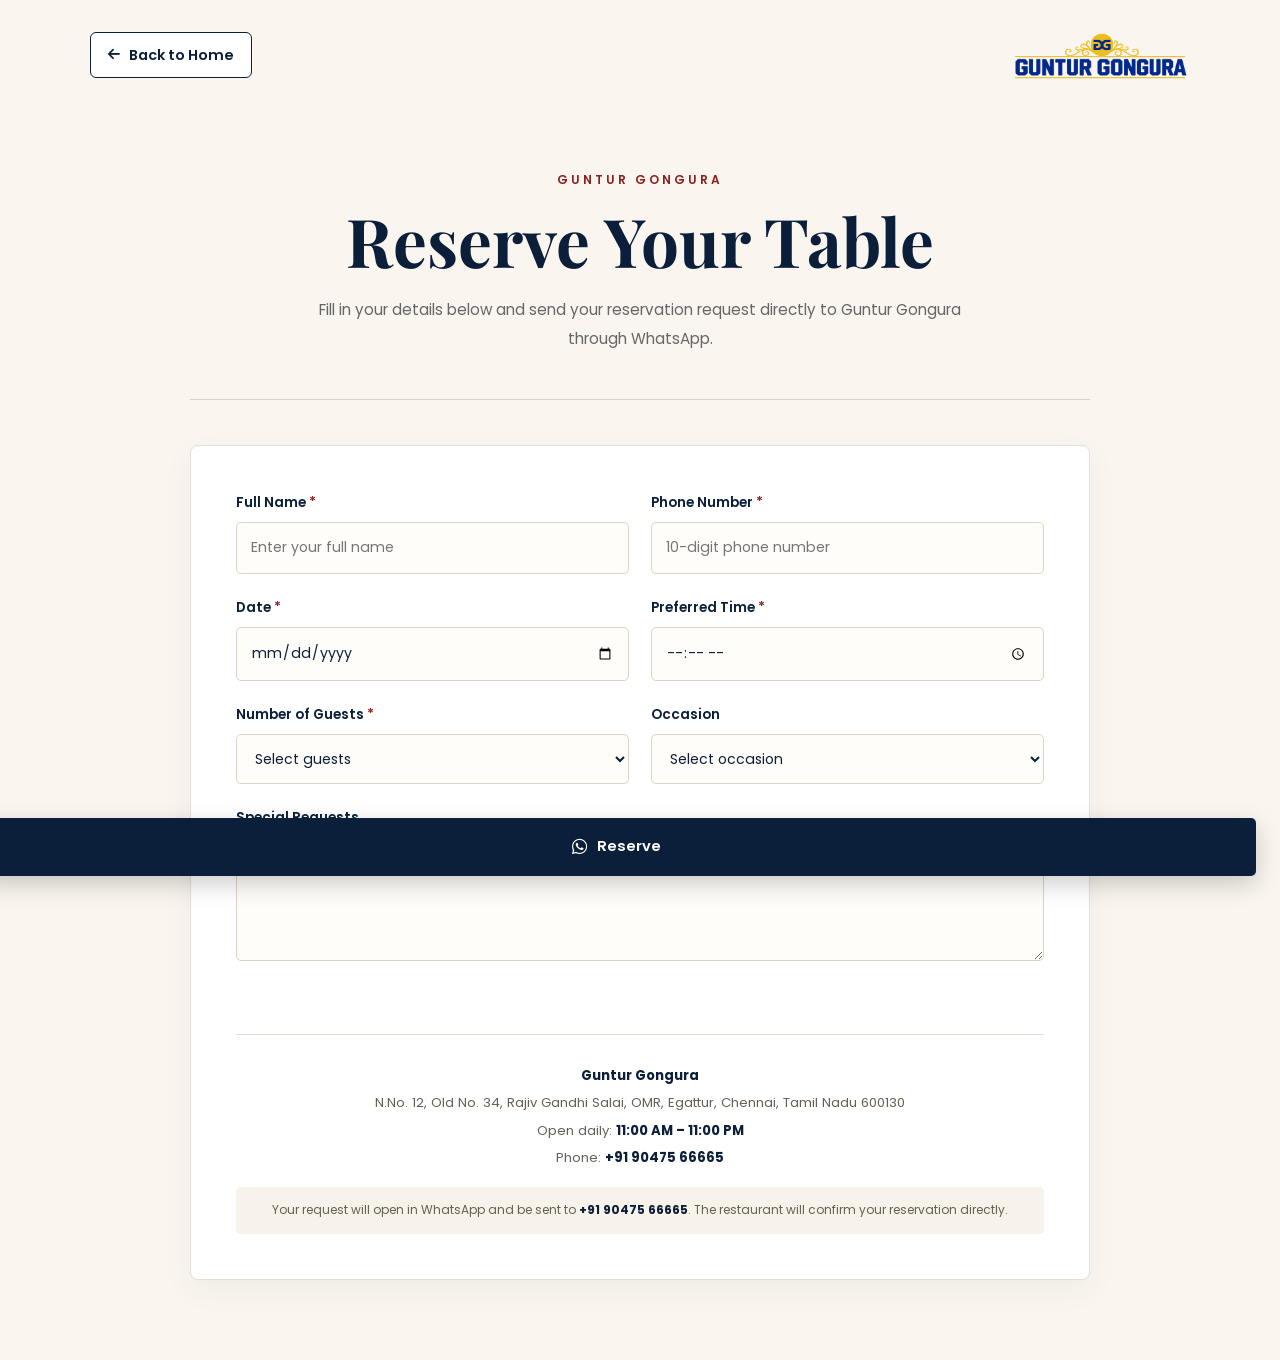
<file: reservation.html>
<!DOCTYPE html>
<html lang="en">

<head>

    <!-- =====================================================
         BASIC INFORMATION
    ====================================================== -->

    <meta charset="UTF-8">

    <meta
        name="viewport"
        content="width=device-width, initial-scale=1.0"
    >

    <meta
        name="description"
        content="Reserve a table at Guntur Gongura, Egattur, Chennai."
    >

    <title>Reserve a Table | Guntur Gongura</title>


    <!-- =====================================================
         FONTS
    ====================================================== -->

    <link rel="preconnect" href="https://fonts.googleapis.com">

    <link
        rel="preconnect"
        href="https://fonts.gstatic.com"
        crossorigin
    >

    <link
        href="https://fonts.googleapis.com/css2?family=Playfair+Display:wght@500;600;700&family=Poppins:wght@400;500;600&display=swap"
        rel="stylesheet"
    >


    <!-- =====================================================
         FONT AWESOME
    ====================================================== -->

    <link
        rel="stylesheet"
        href="https://cdnjs.cloudflare.com/ajax/libs/font-awesome/6.5.2/css/all.min.css"
    >


    <!-- =====================================================
         MAIN CSS
    ====================================================== -->

    <link rel="stylesheet" href="css/style.css">
    <link rel="stylesheet" href="css/responsive.css">


    <!-- =====================================================
         PAGE CSS
    ====================================================== -->

    <style>

        /* =====================================================
           PAGE
        ====================================================== */

        body {
            background: #faf6ef;
            color: #0b1f3a;
        }


        /* =====================================================
           TOP BAR
        ====================================================== */

        .reservation-topbar {
            width: 100%;

            background: #faf6ef;

        }

        .reservation-topbar-inner {
            width: min(1100px, calc(100% - 40px));

            margin: 0 auto;

            padding: 25px 0;

            display: flex;
            align-items: center;
            justify-content: space-between;

            gap: 20px;
        }


        /* =====================================================
           BACK TO HOME
        ====================================================== */

        .back-home {
            display: inline-flex;

            align-items: center;
            justify-content: center;

            gap: 9px;

            padding: 10px 17px;

            color: #0b1f3a;
            background: #ffffff;

            border: 1.5px solid #0b1f3a;

            border-radius: 6px;

            text-decoration: none;

            font-size: 0.9rem;
            font-weight: 600;

            cursor: pointer;

            transition:
                background 0.25s ease,
                color 0.25s ease,
                border-color 0.25s ease,
                transform 0.15s ease;
        }

        .back-home i {
            font-size: 0.85rem;
        }

        .back-home:hover {
            background: #0b1f3a;

            color: #ffffff;

            border-color: #0b1f3a;

            transform: translateX(-3px);
        }

        .back-home:active {
            background: #0b1f3a;

            color: #ffffff;

            border-color: #0b1f3a;

            transform: scale(0.97);
        }

        .back-home:focus-visible {
            outline: 2px solid #d4af37;

            outline-offset: 3px;
        }


        /* =====================================================
           LOGO
        ====================================================== */

        .reservation-logo {
            display: block;
        }

        .reservation-logo img {
            display: block;

            width: 180px;

            max-width: 100%;

            height: auto;
        }


        /* =====================================================
           MAIN
        ====================================================== */

        .reservation-main {
            width: min(900px, calc(100% - 40px));

            margin: 0 auto;

            padding: 55px 0 80px;
        }


        /* =====================================================
           PAGE INTRO
        ====================================================== */

        .reservation-heading {
            text-align: center;

            padding-bottom: 45px;

            border-bottom: 1px solid #ddd3c4;

            margin-bottom: 45px;
        }

        .reservation-heading .small-title {
            display: inline-block;

            color: #8b1e1e;

            font-size: 0.75rem;

            font-weight: 600;

            letter-spacing: 3px;

            text-transform: uppercase;
        }

        .reservation-heading h1 {
            margin: 12px 0 18px;

            color: #0b1f3a;

            font-family: "Playfair Display", serif;

            font-size: clamp(2.5rem, 6vw, 4.2rem);

            line-height: 1.1;
        }

        .reservation-heading p {
            max-width: 650px;

            margin: 0 auto;

            color: #666;

            font-size: 0.95rem;

            line-height: 1.9;
        }


        /* =====================================================
           RESERVATION CARD
        ====================================================== */

        .reservation-card {
            background: #ffffff;

            border: 1px solid #e7dfd3;

            border-radius: 8px;

            padding: clamp(25px, 5vw, 45px);

            box-shadow:
                0 10px 30px rgba(11, 31, 58, 0.05);
        }


        /* =====================================================
           FORM
        ====================================================== */

        .reservation-form {
            display: grid;

            grid-template-columns:
                repeat(2, minmax(0, 1fr));

            gap: 22px;
        }

        .form-group {
            min-width: 0;
        }

        .form-group.full-width {
            grid-column: 1 / -1;
        }


        /* =====================================================
           LABELS
        ====================================================== */

        .form-group label {
            display: block;

            margin-bottom: 8px;

            color: #0b1f3a;

            font-size: 0.85rem;

            font-weight: 600;
        }

        .required {
            color: #8b1e1e;
        }


        /* =====================================================
           INPUTS
        ====================================================== */

        .reservation-form input,
        .reservation-form select,
        .reservation-form textarea {
            width: 100%;

            padding: 13px 14px;

            border: 1px solid #ddd3c4;

            border-radius: 5px;

            background: #fffdf9;

            color: #0b1f3a;

            font-family: "Poppins", sans-serif;

            font-size: 0.88rem;

            outline: none;

            transition:
                border-color 0.25s ease,
                box-shadow 0.25s ease;
        }

        .reservation-form input:focus,
        .reservation-form select:focus,
        .reservation-form textarea:focus {
            border-color: #0b1f3a;

            box-shadow:
                0 0 0 3px rgba(11, 31, 58, 0.06);
        }

        .reservation-form textarea {
            min-height: 120px;

            resize: vertical;
        }


        /* =====================================================
           RESERVE BUTTON
        ====================================================== */

        .reservation-submit {
            grid-column: 1 / -1;

            margin-top: 8px;
        }

        .whatsapp-button {
            width: 100%;

            min-height: 52px;

            display: inline-flex;

            align-items: center;
            justify-content: center;

            gap: 10px;

            border: none;

            border-radius: 5px;

            background: #0b1f3a;

            color: #ffffff;

            font-family: "Poppins", sans-serif;

            font-size: 0.92rem;

            font-weight: 600;

            cursor: pointer;

            transition:
                background 0.25s ease,
                transform 0.2s ease;
        }

        .whatsapp-button:hover {
            background: #8b1e1e;

            transform: translateY(-2px);
        }

        .whatsapp-button:active {
            transform: translateY(0);
        }

        .whatsapp-button i {
            font-size: 1.1rem;
        }


        /* =====================================================
           RESTAURANT INFORMATION
        ====================================================== */

        .reservation-info {
            margin-top: 35px;

            padding-top: 25px;

            border-top: 1px solid #e5ddd1;

            text-align: center;
        }

        .reservation-info p {
            margin: 5px 0;

            color: #665f56;

            font-size: 0.82rem;

            line-height: 1.7;
        }

        .reservation-info strong {
            color: #0b1f3a;
        }


        /* =====================================================
           NOTE
        ====================================================== */

        .reservation-note {
            margin-top: 18px;

            padding: 13px 15px;

            background: #f8f3ea;

            border-radius: 5px;

            color: #665f56;

            text-align: center;

            font-size: 0.75rem;

            line-height: 1.7;
        }

        .reservation-note strong {
            color: #0b1f3a;
        }


        /* =====================================================
           TABLET
        ====================================================== */

        @media (max-width: 768px) {

            .reservation-topbar-inner {
                width: calc(100% - 32px);

                padding: 18px 0;
            }

            .reservation-logo img {
                width: 135px;
            }

            .reservation-main {
                width: calc(100% - 32px);

                padding: 45px 0 65px;
            }

            .reservation-form {
                gap: 18px;
            }

        }


        /* =====================================================
           MOBILE
        ====================================================== */

        @media (max-width: 600px) {

            .reservation-topbar-inner {
                width: calc(100% - 24px);

                gap: 12px;
            }

            .back-home {
                padding: 9px 12px;

                font-size: 0.78rem;
            }

            .reservation-logo img {
                width: 115px;
            }

            .reservation-main {
                width: calc(100% - 24px);

                padding: 40px 0 55px;
            }

            .reservation-heading {
                padding-bottom: 35px;

                margin-bottom: 30px;
            }

            .reservation-heading h1 {
                font-size: 2.35rem;
            }

            .reservation-heading p {
                font-size: 0.82rem;

                line-height: 1.8;
            }

            .reservation-card {
                padding: 22px 18px;
            }

            .reservation-form {
                grid-template-columns: 1fr;

                gap: 18px;
            }

            .form-group.full-width,
            .reservation-submit {
                grid-column: auto;
            }

            .reservation-form input,
            .reservation-form select,
            .reservation-form textarea {
                font-size: 16px;
            }

        }


        /* =====================================================
           SMALL MOBILE
        ====================================================== */

        @media (max-width: 420px) {

            .reservation-topbar-inner {
                width: calc(100% - 20px);
            }

            .back-home {
                padding: 8px 10px;

                font-size: 0.72rem;

                gap: 6px;
            }

            .reservation-logo img {
                width: 100px;
            }

            .reservation-main {
                width: calc(100% - 20px);
            }

            .reservation-heading h1 {
                font-size: 2rem;
            }

            .reservation-heading .small-title {
                font-size: 0.68rem;

                letter-spacing: 2px;
            }

            .reservation-card {
                padding: 18px 14px;
            }

        }


        /* =====================================================
           VERY SMALL MOBILE
        ====================================================== */

        @media (max-width: 340px) {

            .reservation-topbar-inner {
                gap: 8px;
            }

            .reservation-logo img {
                width: 90px;
            }

            .back-home {
                padding: 7px 9px;

                font-size: 0.68rem;
            }

            .reservation-heading h1 {
                font-size: 1.8rem;
            }

        }

    </style>

</head>


<body>


    <!-- =====================================================
         TOP BAR
    ====================================================== -->

    <header class="reservation-topbar">

        <div class="reservation-topbar-inner">


            <!-- BACK TO HOME -->

            <a
                href="index.html"
                class="back-home"
            >
                <i class="fa-solid fa-arrow-left"></i>
                Back to Home
            </a>


            <!-- LOGO -->

            <a
                href="index.html"
                class="reservation-logo"
            >
                <img
                    src="images/logo.png"
                    alt="Guntur Gongura"
                >
            </a>

        </div>

    </header>



    <!-- =====================================================
         MAIN CONTENT
    ====================================================== -->

    <main class="reservation-main">


        <!-- =================================================
             INTRO
        ================================================== -->

        <section class="reservation-heading">

            <span class="small-title">
                Guntur Gongura
            </span>

            <h1>
                Reserve Your Table
            </h1>

            <p>
                Fill in your details below and send your
                reservation request directly to Guntur Gongura
                through WhatsApp.
            </p>

        </section>



        <!-- =================================================
             RESERVATION CARD
        ================================================== -->

        <section class="reservation-card">

            <form
                id="reservationForm"
                class="reservation-form"
            >


                <!-- FULL NAME -->

                <div class="form-group">

                    <label for="name">
                        Full Name
                        <span class="required">*</span>
                    </label>

                    <input
                        type="text"
                        id="name"
                        name="name"
                        placeholder="Enter your full name"
                        autocomplete="name"
                        required
                    >

                </div>



                <!-- PHONE -->

                <div class="form-group">

                    <label for="phone">
                        Phone Number
                        <span class="required">*</span>
                    </label>

                    <input
                        type="tel"
                        id="phone"
                        name="phone"
                        placeholder="10-digit phone number"
                        inputmode="numeric"
                        pattern="[0-9]{10}"
                        maxlength="10"
                        autocomplete="tel"
                        required
                    >

                </div>



                <!-- DATE -->

                <div class="form-group">

                    <label for="date">
                        Date
                        <span class="required">*</span>
                    </label>

                    <input
                        type="date"
                        id="date"
                        name="date"
                        required
                    >

                </div>



                <!-- TIME -->

                <div class="form-group">

                    <label for="time">
                        Preferred Time
                        <span class="required">*</span>
                    </label>

                    <input
                        type="time"
                        id="time"
                        name="time"
                        min="11:00"
                        max="23:00"
                        required
                    >

                </div>



                <!-- NUMBER OF GUESTS -->

                <div class="form-group">

                    <label for="guests">
                        Number of Guests
                        <span class="required">*</span>
                    </label>

                    <select
                        id="guests"
                        name="guests"
                        required
                    >

                        <option value="">
                            Select guests
                        </option>

                        <option value="1">
                            1 Guest
                        </option>

                        <option value="2">
                            2 Guests
                        </option>

                        <option value="3">
                            3 Guests
                        </option>

                        <option value="4">
                            4 Guests
                        </option>

                        <option value="5">
                            5 Guests
                        </option>

                        <option value="6">
                            6 Guests
                        </option>

                        <option value="7">
                            7 Guests
                        </option>

                        <option value="8">
                            8 Guests
                        </option>

                        <option value="9">
                            9 Guests
                        </option>

                        <option value="10">
                            10 Guests
                        </option>

                        <option value="11+">
                            11+ Guests
                        </option>

                    </select>

                </div>



                <!-- OCCASION -->

                <div class="form-group">

                    <label for="occasion">
                        Occasion
                    </label>

                    <select
                        id="occasion"
                        name="occasion"
                    >

                        <option value="">
                            Select occasion
                        </option>

                        <option value="Birthday">
                            Birthday
                        </option>

                        <option value="Anniversary">
                            Anniversary
                        </option>

                        <option value="Family Gathering">
                            Family Gathering
                        </option>

                        <option value="Business Meeting">
                            Business Meeting
                        </option>

                        <option value="Casual Dining">
                            Casual Dining
                        </option>

                        <option value="Other">
                            Other
                        </option>

                    </select>

                </div>



                <!-- SPECIAL REQUESTS -->

                <div class="form-group full-width">

                    <label for="requests">
                        Special Requests
                    </label>

                    <textarea
                        id="requests"
                        name="requests"
                        placeholder="Any special requests? For example: window table, birthday arrangement, etc."
                        rows="4"
                    ></textarea>

                </div>



                <!-- RESERVE BUTTON -->

                <div class="reservation-submit">

                    <button
                        type="submit"
                        class="whatsapp-button"
                    >

                        <i class="fa-brands fa-whatsapp"></i>

                        Reserve

                    </button>

                </div>

            </form>



            <!-- =================================================
                 RESTAURANT INFORMATION
            ================================================== -->

            <div class="reservation-info">

                <p>
                    <strong>
                        Guntur Gongura
                    </strong>
                </p>

                <p>
                    N.No. 12, Old No. 34,
                    Rajiv Gandhi Salai,
                    OMR, Egattur,
                    Chennai,
                    Tamil Nadu 600130
                </p>

                <p>
                    Open daily:
                    <strong>
                        11:00 AM – 11:00 PM
                    </strong>
                </p>

                <p>
                    Phone:
                    <strong>
                        +91 90475 66665
                    </strong>
                </p>

            </div>



            <!-- =================================================
                 RESERVATION NOTE
            ================================================== -->

            <div class="reservation-note">

                Your request will open in WhatsApp
                and be sent to
                <strong>+91 90475 66665</strong>.

                The restaurant will confirm your
                reservation directly.

            </div>

        </section>

    </main>



    <!-- =====================================================
         WHATSAPP RESERVATION
    ====================================================== -->

    <script>

        document.addEventListener(
            "DOMContentLoaded",
            function () {

                const form =
                    document.getElementById(
                        "reservationForm"
                    );


                if (!form) {
                    return;
                }


                /* =============================================
                   SET MINIMUM DATE TO TODAY
                ============================================= */

                const dateInput =
                    document.getElementById("date");

                const today =
                    new Date().toISOString().split("T")[0];

                dateInput.min = today;


                /* =============================================
                   PHONE INPUT
                ============================================= */

                const phoneInput =
                    document.getElementById("phone");

                phoneInput.addEventListener(
                    "input",
                    function () {

                        this.value =
                            this.value
                                .replace(/\D/g, "")
                                .slice(0, 10);

                    }
                );


                /* =============================================
                   FORM SUBMIT
                ============================================= */

                form.addEventListener(
                    "submit",
                    function (event) {

                        event.preventDefault();


                        /* =====================================
                           GET VALUES
                        ===================================== */

                        const name =
                            document
                                .getElementById("name")
                                .value
                                .trim();

                        const phone =
                            document
                                .getElementById("phone")
                                .value
                                .trim();

                        const date =
                            document
                                .getElementById("date")
                                .value;

                        const time =
                            document
                                .getElementById("time")
                                .value;

                        const guests =
                            document
                                .getElementById("guests")
                                .value;

                        const occasion =
                            document
                                .getElementById("occasion")
                                .value;

                        const requests =
                            document
                                .getElementById("requests")
                                .value
                                .trim();


                        /* =====================================
                           VALIDATION
                        ===================================== */

                        if (
                            !name ||
                            !phone ||
                            !date ||
                            !time ||
                            !guests
                        ) {

                            alert(
                                "Please fill in all required fields."
                            );

                            return;
                        }


                        if (!/^[0-9]{10}$/.test(phone)) {

                            alert(
                                "Please enter a valid 10-digit phone number."
                            );

                            return;
                        }


                        /* =====================================
                           FORMAT DATE
                        ===================================== */

                        const dateObject =
                            new Date(
                                date + "T00:00:00"
                            );

                        const formattedDate =
                            dateObject.toLocaleDateString(
                                "en-IN",
                                {
                                    day: "2-digit",
                                    month: "long",
                                    year: "numeric"
                                }
                            );


                        /* =====================================
                           FORMAT TIME
                        ===================================== */

                        const timeObject =
                            new Date(
                                "1970-01-01T" + time
                            );

                        const formattedTime =
                            timeObject.toLocaleTimeString(
                                "en-IN",
                                {
                                    hour: "numeric",
                                    minute: "2-digit",
                                    hour12: true
                                }
                            );


                        /* =====================================
                           WHATSAPP NUMBER
                        ===================================== */

                        const whatsappNumber =
                            "919047566665";


                        /* =====================================
                           WHATSAPP MESSAGE
                        ===================================== */

                        const message =
`Hello Guntur Gongura! 👋

I would like to make a table reservation.

🍽️ RESERVATION DETAILS

Name: ${name}

Phone: ${phone}

Date: ${formattedDate}

Time: ${formattedTime}

Number of Guests: ${guests}

Occasion: ${occasion || "Not specified"}

Special Requests:
${requests || "None"}

Thank you!`;


                        /* =====================================
                           CREATE WHATSAPP URL
                        ===================================== */

                        const whatsappURL =
                            "https://wa.me/" +
                            whatsappNumber +
                            "?text=" +
                            encodeURIComponent(message);


                        /* =====================================
                           OPEN WHATSAPP
                        ===================================== */

                        window.open(
                            whatsappURL,
                            "_blank"
                        );

                    }
                );

            }
        );

    </script>

</body>

</html>
</file>
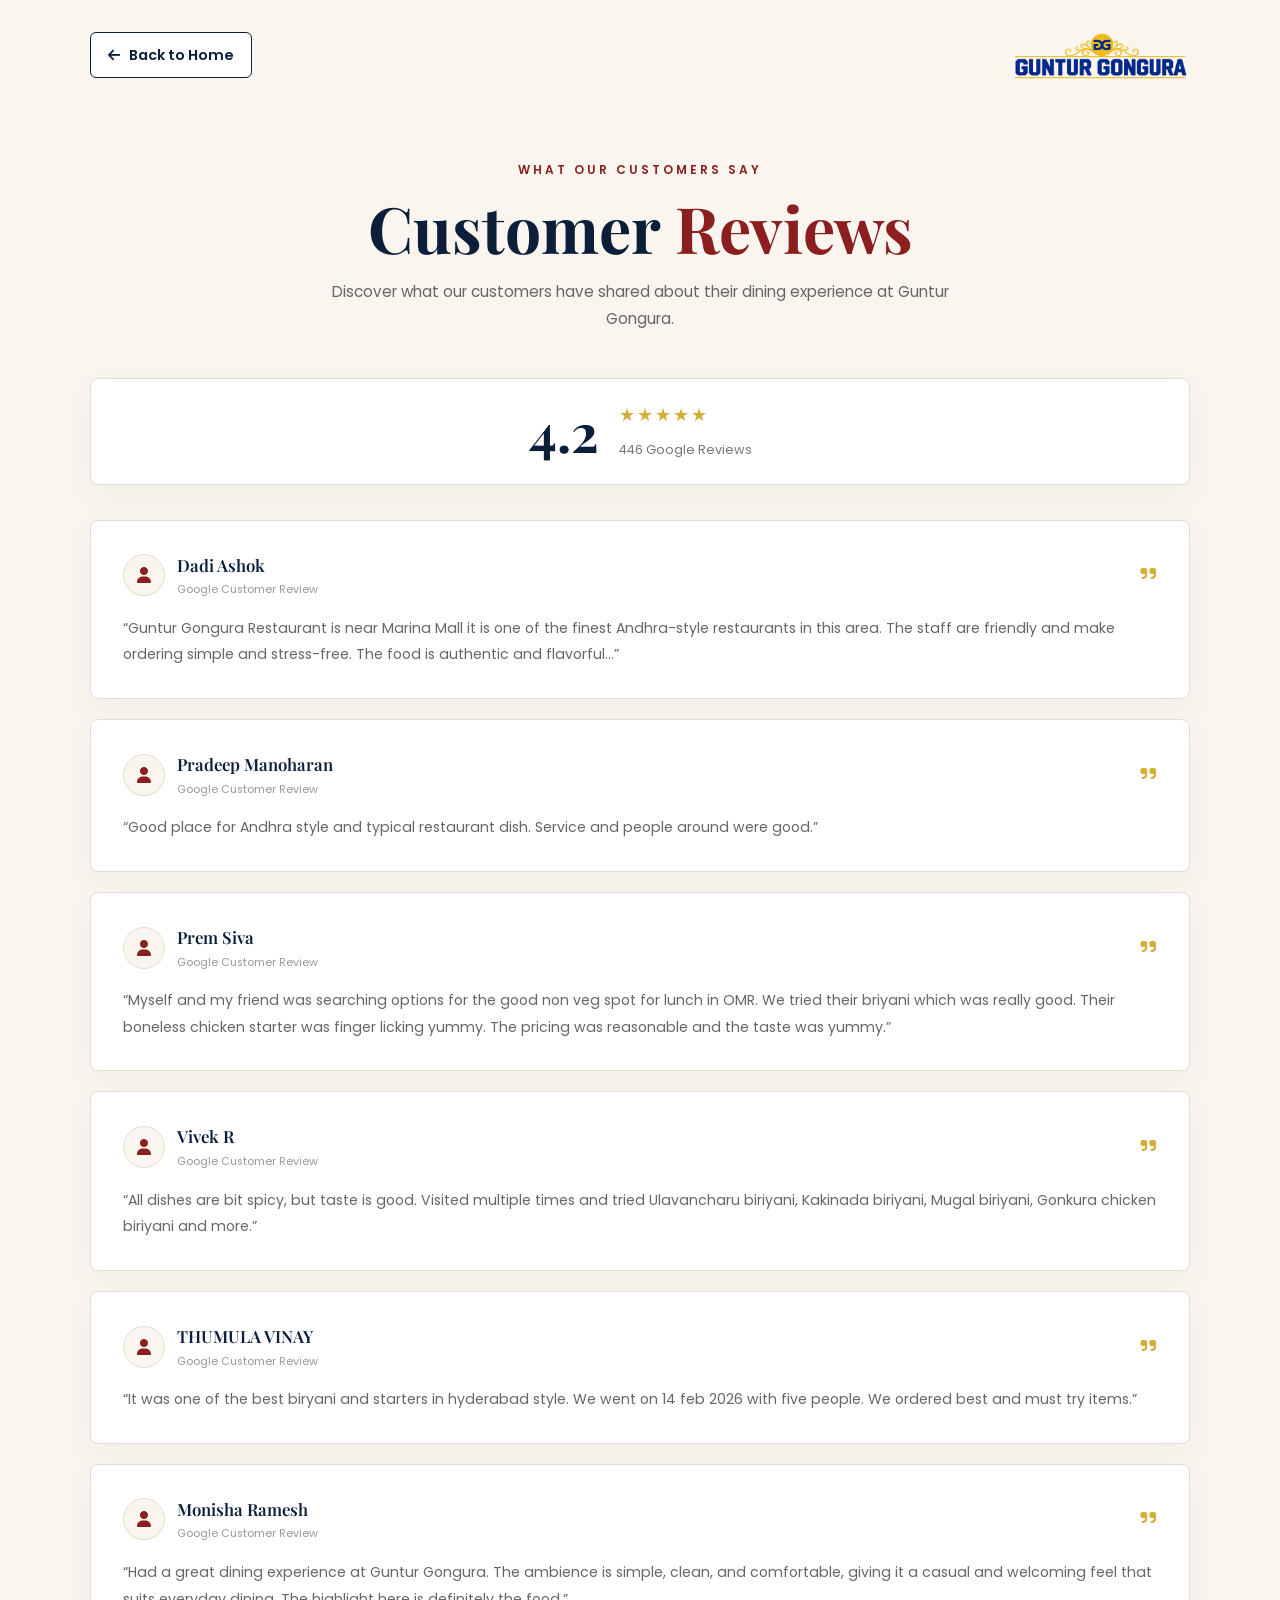
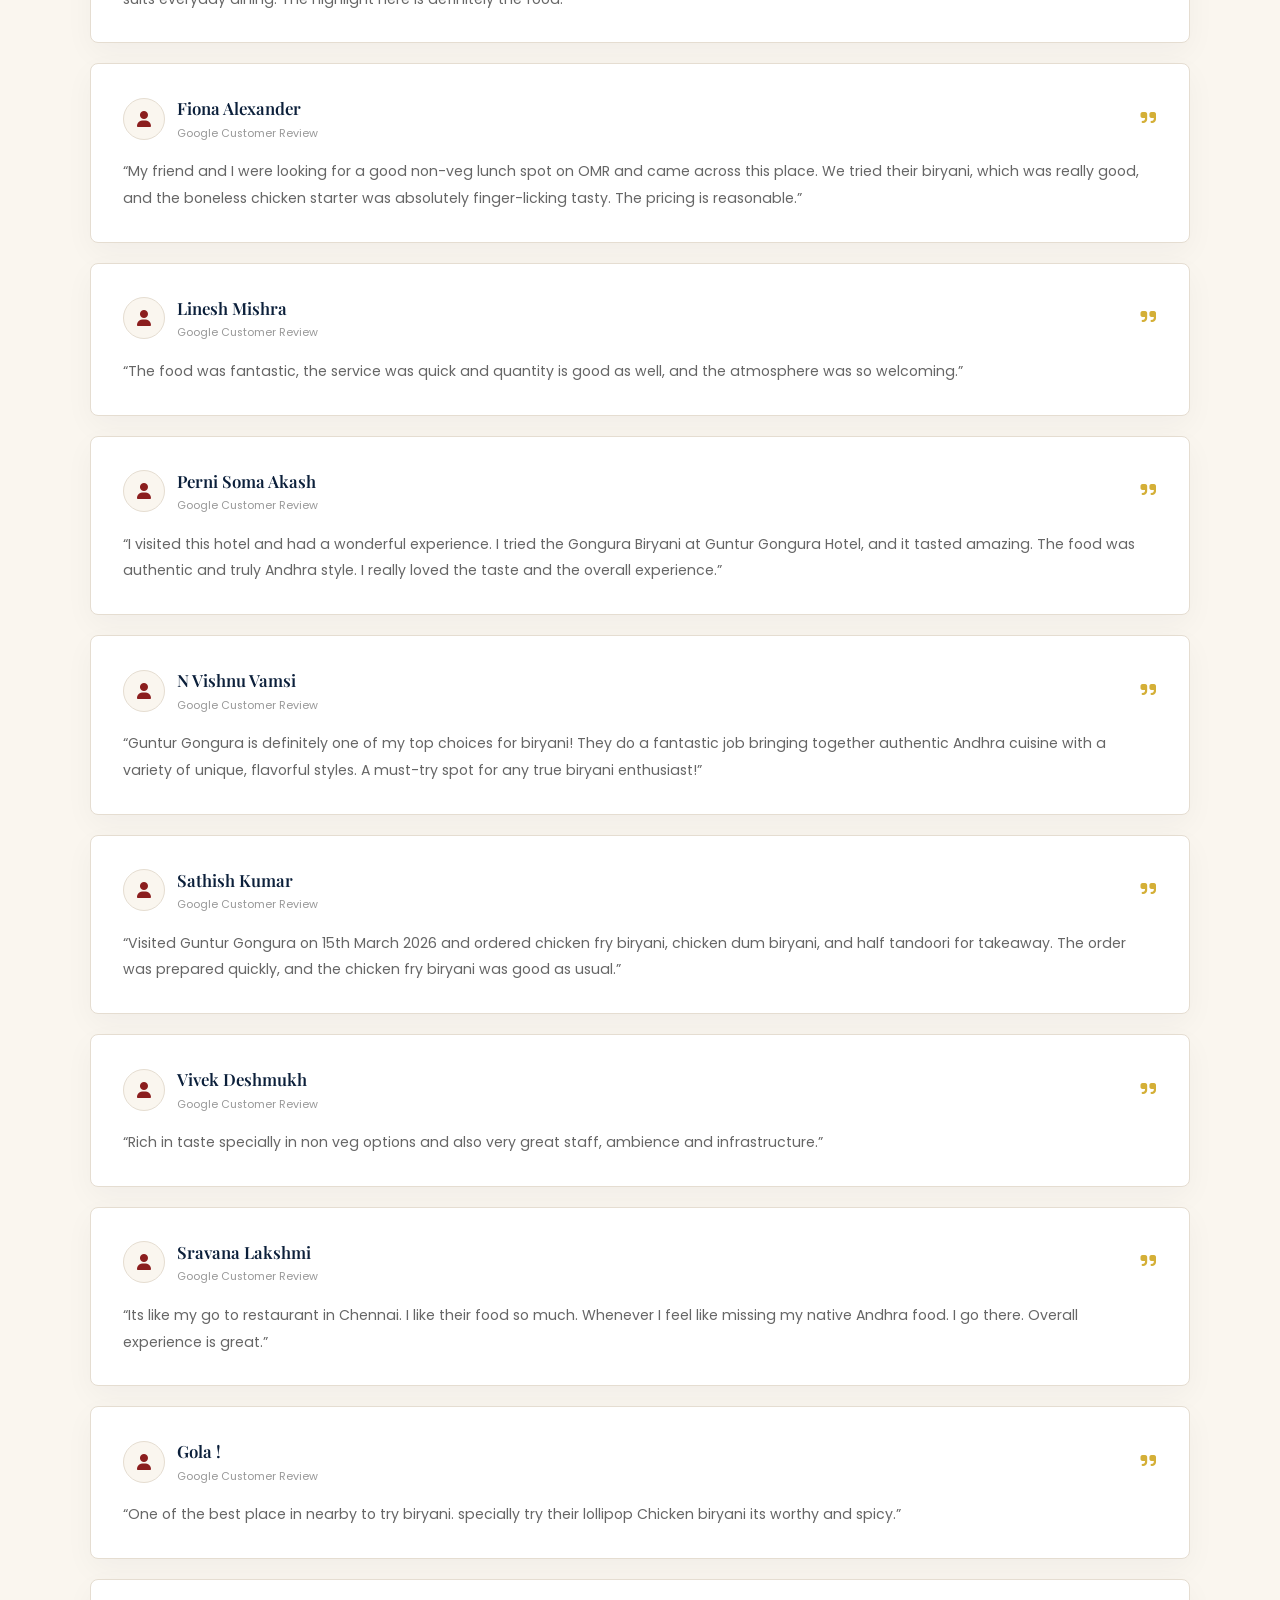
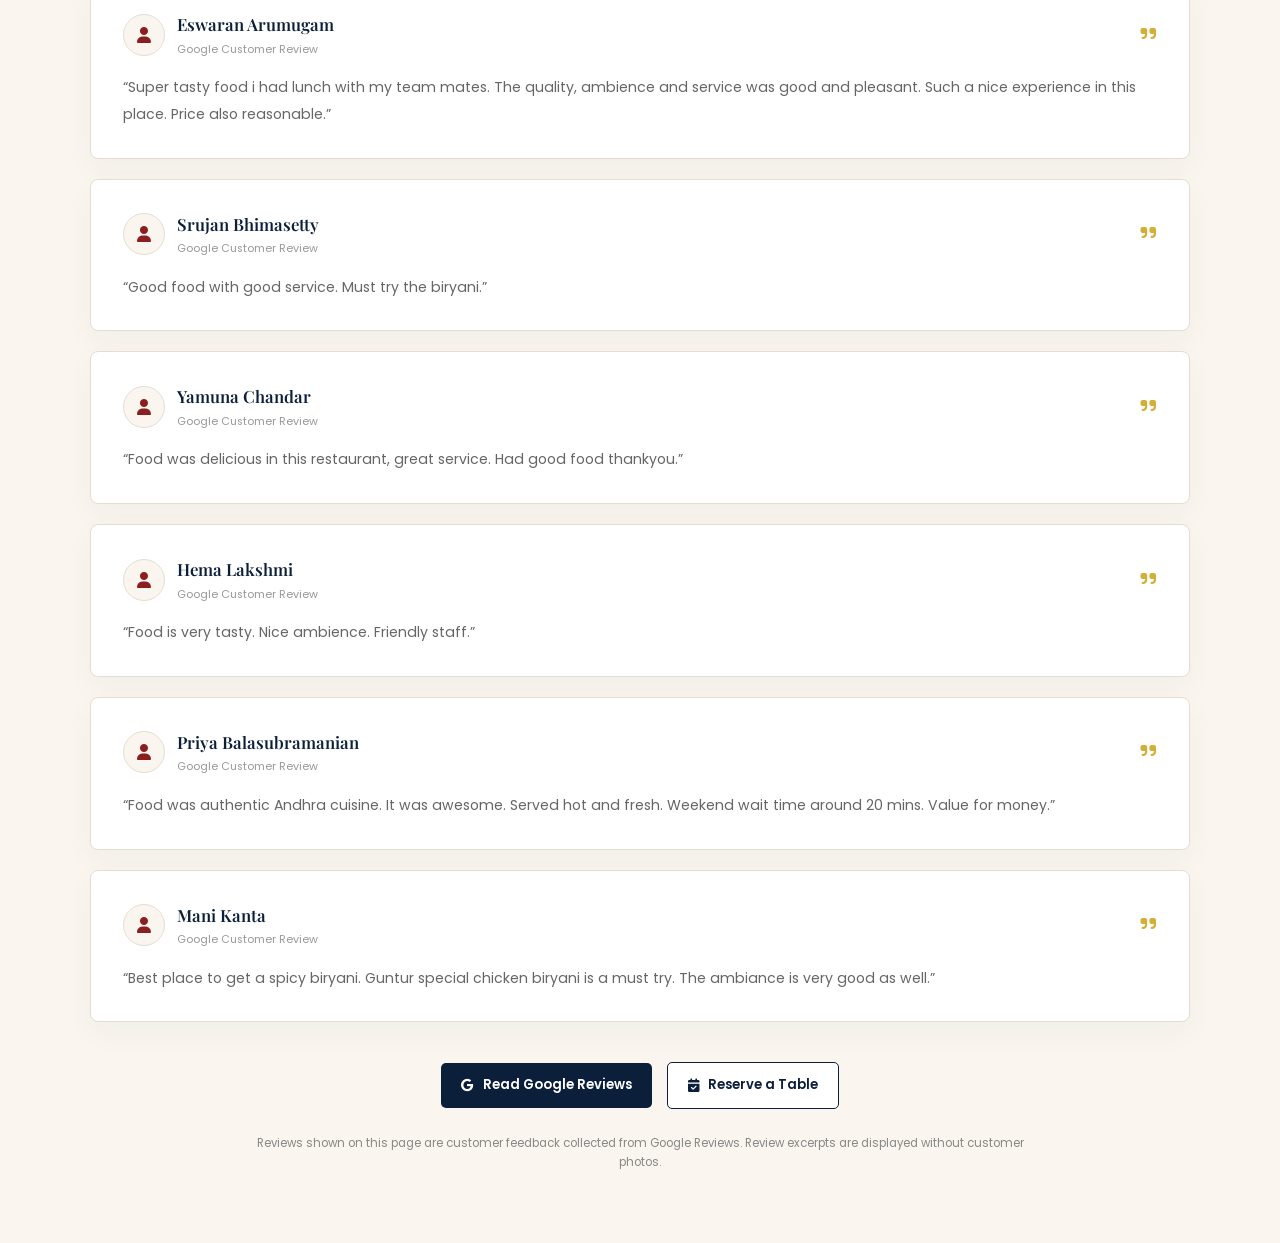
<file: reviews.html>
<!DOCTYPE html>
<html lang="en">

<head>

    <meta charset="UTF-8">

    <meta name="viewport" content="width=device-width, initial-scale=1.0">

    <title>Reviews | Guntur Gongura</title>

    <meta
        name="description"
        content="Read customer reviews and feedback for Guntur Gongura restaurant in Egattur, Chennai."
    >

    <!-- Google Fonts -->
    <link rel="preconnect" href="https://fonts.googleapis.com">
    <link rel="preconnect" href="https://fonts.gstatic.com" crossorigin>

    <link
        href="https://fonts.googleapis.com/css2?family=Playfair+Display:wght@500;600;700&family=Poppins:wght@400;500;600&display=swap"
        rel="stylesheet"
    >

    <!-- Font Awesome -->
    <link
        rel="stylesheet"
        href="https://cdnjs.cloudflare.com/ajax/libs/font-awesome/6.5.2/css/all.min.css"
    >

    <link rel="stylesheet" href="css/style.css">
    <link rel="stylesheet" href="css/responsive.css">


    <style>

        /* =====================================================
           PAGE
        ===================================================== */

        body {
            background: #faf6ef;
            color: #0b1f3a;
        }

        .reviews-page {
            min-height: 100vh;
            padding: 25px 20px 70px;
        }


        /* =====================================================
           PAGE TRANSITION
        ===================================================== */

        #pageTransition {
            position: fixed;
            inset: 0;

            width: 100%;
            height: 100%;

            background: #0b1f3a;

            z-index: 999999;

            opacity: 1;
            visibility: visible;

            pointer-events: none;

            transition:
                opacity 0.45s ease,
                visibility 0.45s ease;
        }

        #pageTransition.hide {
            opacity: 0;
            visibility: hidden;
        }


        /* =====================================================
           TOP BAR
        ===================================================== */

        .reviews-top {
            max-width: 1100px;

            margin: 0 auto;

            display: flex;

            align-items: center;
            justify-content: space-between;

            gap: 20px;
        }


        /* =====================================================
           BACK TO HOME
        ===================================================== */

        .back-home {
            display: inline-flex;

            align-items: center;
            justify-content: center;

            gap: 9px;

            padding: 10px 17px;

            background: #ffffff;

            color: #0b1f3a;

            border: 1.5px solid #0b1f3a;

            border-radius: 6px;

            text-decoration: none;

            font-size: 0.9rem;

            font-weight: 600;

            cursor: pointer;

            transition:
                background 0.25s ease,
                color 0.25s ease,
                border-color 0.25s ease,
                transform 0.15s ease;
        }

        .back-home i {
            font-size: 14px;
        }

        .back-home:hover {
            background: #0b1f3a;

            color: #ffffff;

            border-color: #0b1f3a;

            transform: translateX(-3px);
        }

        .back-home:active {
            background: #0b1f3a;

            color: #ffffff;

            border-color: #0b1f3a;

            transform: scale(0.97);
        }

        .back-home.clicked {
            background: #0b1f3a;

            color: #ffffff;

            border-color: #0b1f3a;
        }

        .back-home:focus-visible {
            outline: 2px solid #d4af37;

            outline-offset: 3px;
        }


        /* =====================================================
           LOGO
        ===================================================== */

        .reviews-logo {
            width: 180px;

            height: auto;

            display: block;
        }


        /* =====================================================
           INTRO
        ===================================================== */

        .reviews-intro {
            max-width: 760px;

            margin: 75px auto 45px;

            text-align: center;
        }

        .reviews-intro .small-title {
            color: #8b1e1e;

            font-size: 0.75rem;

            font-weight: 600;

            letter-spacing: 3px;

            text-transform: uppercase;

            margin-bottom: 12px;
        }

        .reviews-intro h1 {
            margin: 0 0 15px;

            color: #0b1f3a;

            font-family: "Playfair Display", serif;

            font-size: clamp(2.5rem, 5vw, 4rem);

            line-height: 1.1;
        }

        .reviews-intro h1 span {
            color: #8b1e1e;
        }

        .reviews-intro p {
            max-width: 650px;

            margin: 0 auto;

            color: #666;

            font-size: 0.95rem;

            line-height: 1.8;
        }


        /* =====================================================
           MAIN CONTAINER
        ===================================================== */

        .reviews-container {
            max-width: 1100px;

            margin: 0 auto;
        }


        /* =====================================================
           RATING SUMMARY
        ===================================================== */

        .rating-box {
            display: flex;

            align-items: center;
            justify-content: center;

            gap: 20px;

            margin-bottom: 35px;

            padding: 22px;

            background: #ffffff;

            border: 1px solid #e5ddd1;

            border-radius: 8px;

            box-shadow:
                0 10px 30px rgba(11, 31, 58, 0.04);
        }

        .rating-number {
            color: #0b1f3a;

            font-family: "Playfair Display", serif;

            font-size: 3.3rem;

            font-weight: 700;

            line-height: 1;
        }

        .rating-details {
            text-align: left;
        }

        .stars {
            color: #d4af37;

            font-size: 1.1rem;

            letter-spacing: 2px;

            margin-bottom: 4px;
        }

        .rating-details span {
            color: #777;

            font-size: 0.8rem;
        }


        /* =====================================================
           REVIEW LIST
        ===================================================== */

        .review-list {
            display: flex;

            flex-direction: column;

            gap: 20px;
        }


        /* =====================================================
           REVIEW CARD
        ===================================================== */

        .review-card {
            background: #ffffff;

            border: 1px solid #e5ddd1;

            border-radius: 8px;

            padding: 30px 32px;

            box-shadow:
                0 10px 30px rgba(11, 31, 58, 0.04);

            transition:
                transform 0.25s ease,
                box-shadow 0.25s ease;
        }

        .review-card:hover {
            transform: translateY(-3px);

            box-shadow:
                0 15px 35px rgba(11, 31, 58, 0.07);
        }


        /* =====================================================
           REVIEW TOP
        ===================================================== */

        .review-top {
            display: flex;

            align-items: center;
            justify-content: space-between;

            gap: 15px;

            margin-bottom: 15px;
        }

        .customer-info {
            display: flex;

            align-items: center;

            gap: 12px;
        }

        .customer-icon {
            width: 42px;
            height: 42px;

            border-radius: 50%;

            display: flex;

            align-items: center;
            justify-content: center;

            background: #faf6ef;

            color: #8b1e1e;

            border: 1px solid #e5ddd1;
        }

        .customer-name {
            color: #0b1f3a;

            font-family: "Playfair Display", serif;

            font-size: 1.05rem;

            font-weight: 600;
        }

        .customer-source {
            color: #999;

            font-size: 0.68rem;

            margin-top: 2px;
        }


        /* =====================================================
           REVIEW QUOTE
        ===================================================== */

        .review-quote {
            color: #d4af37;

            font-size: 1.1rem;
        }


        /* =====================================================
           REVIEW TEXT
        ===================================================== */

        .review-text {
            margin: 0;

            color: #666;

            font-size: 0.88rem;

            line-height: 1.9;
        }


        /* =====================================================
           REVIEW ACTIONS
        ===================================================== */

        .review-actions {
            display: flex;

            align-items: center;
            justify-content: center;

            gap: 15px;

            margin-top: 40px;

            flex-wrap: wrap;
        }

        .action-button {
            display: inline-flex;

            align-items: center;
            justify-content: center;

            gap: 9px;

            padding: 11px 20px;

            border-radius: 5px;

            text-decoration: none;

            font-size: 0.82rem;

            font-weight: 600;

            transition: 0.3s ease;
        }

        .google-button {
            background: #0b1f3a;

            color: #ffffff;
        }

        .google-button:hover {
            background: #8b1e1e;
        }

        .reserve-button {
            border: 1px solid #0b1f3a;

            color: #0b1f3a;

            background: #ffffff;
        }

        .reserve-button:hover {
            background: #0b1f3a;

            color: #ffffff;
        }


        /* =====================================================
           REVIEW NOTE
        ===================================================== */

        .review-note {
            max-width: 800px;

            margin: 25px auto 0;

            text-align: center;

            color: #888;

            font-size: 0.72rem;

            line-height: 1.7;
        }


        /* =====================================================
           MOBILE
        ===================================================== */

        @media (max-width: 650px) {

            .reviews-page {
                padding: 18px 15px 50px;
            }

            .reviews-logo {
                width: 145px;
            }

            .back-home {
                padding: 9px 12px;

                font-size: 0.78rem;

                white-space: nowrap;
            }

            .reviews-intro {
                margin: 55px auto 35px;
            }

            .reviews-intro h1 {
                font-size: 2.4rem;
            }

            .reviews-intro p {
                font-size: 0.85rem;
            }

            .rating-box {
                padding: 20px;

                gap: 15px;
            }

            .rating-number {
                font-size: 2.7rem;
            }

            .stars {
                font-size: 1rem;
            }

            .rating-details span {
                font-size: 0.72rem;
            }

            .review-card {
                padding: 24px 20px;
            }

            .review-top {
                align-items: flex-start;
            }

            .customer-name {
                font-size: 0.95rem;
            }

            .review-text {
                font-size: 0.8rem;

                line-height: 1.8;
            }

            .review-actions {
                margin-top: 30px;
            }

            .action-button {
                width: 100%;

                max-width: 300px;
            }

        }


        /* =====================================================
           SMALL MOBILE
        ===================================================== */

        @media (max-width: 380px) {

            .reviews-logo {
                width: 125px;
            }

            .back-home {
                padding: 8px 10px;

                font-size: 0.72rem;
            }

            .back-home i {
                font-size: 0.7rem;
            }

            .reviews-intro h1 {
                font-size: 2.1rem;
            }

            .reviews-intro p {
                font-size: 0.78rem;
            }

            .rating-box {
                padding: 17px;
            }

            .rating-number {
                font-size: 2.4rem;
            }

            .review-card {
                padding: 21px 16px;
            }

        }


        /* =====================================================
           VERY SMALL MOBILE
        ===================================================== */

        @media (max-width: 340px) {

            .reviews-page {
                padding-left: 10px;
                padding-right: 10px;
            }

            .reviews-top {
                gap: 8px;
            }

            .reviews-logo {
                width: 110px;
            }

            .back-home {
                padding: 7px 9px;

                font-size: 0.68rem;
            }

            .reviews-intro h1 {
                font-size: 1.9rem;
            }

            .rating-box {
                flex-direction: column;

                text-align: center;
            }

            .rating-details {
                text-align: center;
            }

        }

    </style>

</head>


<body>


    <!-- =====================================================
         PAGE TRANSITION
    ====================================================== -->

    <div id="pageTransition"></div>


    <div class="reviews-page">


        <!-- =================================================
             TOP BAR
        ================================================== -->

        <div class="reviews-top">


            <!-- BACK TO HOME -->

            <a
                href="index.html"
                class="back-home"
            >

                <i class="fa-solid fa-arrow-left"></i>

                Back to Home

            </a>


            <!-- LOGO -->

            <a href="index.html">

                <img
                    src="images/logo.png"
                    alt="Guntur Gongura"
                    class="reviews-logo"
                >

            </a>

        </div>


        <!-- =================================================
             INTRO
        ================================================== -->

        <section class="reviews-intro">

            <div class="small-title">
                What Our Customers Say
            </div>

            <h1>
                Customer
                <span>Reviews</span>
            </h1>

            <p>
                Discover what our customers have shared about
                their dining experience at Guntur Gongura.
            </p>

        </section>


        <!-- =================================================
             REVIEWS CONTAINER
        ================================================== -->

        <main class="reviews-container">


            <!-- =================================================
                 RATING SUMMARY
            ================================================== -->

            <div class="rating-box">

                <div class="rating-number">
                    4.2
                </div>

                <div class="rating-details">

                    <div class="stars">
                        ★★★★★
                    </div>

                    <span>
                        446 Google Reviews
                    </span>

                </div>

            </div>


            <!-- =================================================
                 REVIEW LIST
            ================================================== -->

            <section class="review-list">


                <!-- REVIEW 1 -->

                <article class="review-card">

                    <div class="review-top">

                        <div class="customer-info">

                            <div class="customer-icon">
                                <i class="fa-solid fa-user"></i>
                            </div>

                            <div>

                                <div class="customer-name">
                                    Dadi Ashok
                                </div>

                                <div class="customer-source">
                                    Google Customer Review
                                </div>

                            </div>

                        </div>

                        <div class="review-quote">
                            <i class="fa-solid fa-quote-right"></i>
                        </div>

                    </div>

                    <p class="review-text">
                        “Guntur Gongura Restaurant is near Marina Mall
                        it is one of the finest Andhra-style restaurants
                        in this area. The staff are friendly and make
                        ordering simple and stress-free. The food is
                        authentic and flavorful...”
                    </p>

                </article>


                <!-- REVIEW 2 -->

                <article class="review-card">

                    <div class="review-top">

                        <div class="customer-info">

                            <div class="customer-icon">
                                <i class="fa-solid fa-user"></i>
                            </div>

                            <div>

                                <div class="customer-name">
                                    Pradeep Manoharan
                                </div>

                                <div class="customer-source">
                                    Google Customer Review
                                </div>

                            </div>

                        </div>

                        <div class="review-quote">
                            <i class="fa-solid fa-quote-right"></i>
                        </div>

                    </div>

                    <p class="review-text">
                        “Good place for Andhra style and typical
                        restaurant dish. Service and people around
                        were good.”
                    </p>

                </article>


                <!-- REVIEW 3 -->

                <article class="review-card">

                    <div class="review-top">

                        <div class="customer-info">

                            <div class="customer-icon">
                                <i class="fa-solid fa-user"></i>
                            </div>

                            <div>

                                <div class="customer-name">
                                    Prem Siva
                                </div>

                                <div class="customer-source">
                                    Google Customer Review
                                </div>

                            </div>

                        </div>

                        <div class="review-quote">
                            <i class="fa-solid fa-quote-right"></i>
                        </div>

                    </div>

                    <p class="review-text">
                        “Myself and my friend was searching options
                        for the good non veg spot for lunch in OMR.
                        We tried their briyani which was really good.
                        Their boneless chicken starter was finger
                        licking yummy. The pricing was reasonable
                        and the taste was yummy.”
                    </p>

                </article>


                <!-- REVIEW 4 -->

                <article class="review-card">

                    <div class="review-top">

                        <div class="customer-info">

                            <div class="customer-icon">
                                <i class="fa-solid fa-user"></i>
                            </div>

                            <div>

                                <div class="customer-name">
                                    Vivek R
                                </div>

                                <div class="customer-source">
                                    Google Customer Review
                                </div>

                            </div>

                        </div>

                        <div class="review-quote">
                            <i class="fa-solid fa-quote-right"></i>
                        </div>

                    </div>

                    <p class="review-text">
                        “All dishes are bit spicy, but taste is good.
                        Visited multiple times and tried Ulavancharu
                        biriyani, Kakinada biriyani, Mugal biriyani,
                        Gonkura chicken biriyani and more.”
                    </p>

                </article>


                <!-- REVIEW 5 -->

                <article class="review-card">

                    <div class="review-top">

                        <div class="customer-info">

                            <div class="customer-icon">
                                <i class="fa-solid fa-user"></i>
                            </div>

                            <div>

                                <div class="customer-name">
                                    THUMULA VINAY
                                </div>

                                <div class="customer-source">
                                    Google Customer Review
                                </div>

                            </div>

                        </div>

                        <div class="review-quote">
                            <i class="fa-solid fa-quote-right"></i>
                        </div>

                    </div>

                    <p class="review-text">
                        “It was one of the best biryani and starters
                        in hyderabad style. We went on 14 feb 2026
                        with five people. We ordered best and must
                        try items.”
                    </p>

                </article>


                <!-- REVIEW 6 -->

                <article class="review-card">

                    <div class="review-top">

                        <div class="customer-info">

                            <div class="customer-icon">
                                <i class="fa-solid fa-user"></i>
                            </div>

                            <div>

                                <div class="customer-name">
                                    Monisha Ramesh
                                </div>

                                <div class="customer-source">
                                    Google Customer Review
                                </div>

                            </div>

                        </div>

                        <div class="review-quote">
                            <i class="fa-solid fa-quote-right"></i>
                        </div>

                    </div>

                    <p class="review-text">
                        “Had a great dining experience at Guntur
                        Gongura. The ambience is simple, clean, and
                        comfortable, giving it a casual and welcoming
                        feel that suits everyday dining. The highlight
                        here is definitely the food.”
                    </p>

                </article>


                <!-- REVIEW 7 -->

                <article class="review-card">

                    <div class="review-top">

                        <div class="customer-info">

                            <div class="customer-icon">
                                <i class="fa-solid fa-user"></i>
                            </div>

                            <div>

                                <div class="customer-name">
                                    Fiona Alexander
                                </div>

                                <div class="customer-source">
                                    Google Customer Review
                                </div>

                            </div>

                        </div>

                        <div class="review-quote">
                            <i class="fa-solid fa-quote-right"></i>
                        </div>

                    </div>

                    <p class="review-text">
                        “My friend and I were looking for a good
                        non-veg lunch spot on OMR and came across
                        this place. We tried their biryani, which was
                        really good, and the boneless chicken starter
                        was absolutely finger-licking tasty. The
                        pricing is reasonable.”
                    </p>

                </article>


                <!-- REVIEW 8 -->

                <article class="review-card">

                    <div class="review-top">

                        <div class="customer-info">

                            <div class="customer-icon">
                                <i class="fa-solid fa-user"></i>
                            </div>

                            <div>

                                <div class="customer-name">
                                    Linesh Mishra
                                </div>

                                <div class="customer-source">
                                    Google Customer Review
                                </div>

                            </div>

                        </div>

                        <div class="review-quote">
                            <i class="fa-solid fa-quote-right"></i>
                        </div>

                    </div>

                    <p class="review-text">
                        “The food was fantastic, the service was quick
                        and quantity is good as well, and the atmosphere
                        was so welcoming.”
                    </p>

                </article>


                <!-- REVIEW 9 -->

                <article class="review-card">

                    <div class="review-top">

                        <div class="customer-info">

                            <div class="customer-icon">
                                <i class="fa-solid fa-user"></i>
                            </div>

                            <div>

                                <div class="customer-name">
                                    Perni Soma Akash
                                </div>

                                <div class="customer-source">
                                    Google Customer Review
                                </div>

                            </div>

                        </div>

                        <div class="review-quote">
                            <i class="fa-solid fa-quote-right"></i>
                        </div>

                    </div>

                    <p class="review-text">
                        “I visited this hotel and had a wonderful
                        experience. I tried the Gongura Biryani at
                        Guntur Gongura Hotel, and it tasted amazing.
                        The food was authentic and truly Andhra style.
                        I really loved the taste and the overall
                        experience.”
                    </p>

                </article>


                <!-- REVIEW 10 -->

                <article class="review-card">

                    <div class="review-top">

                        <div class="customer-info">

                            <div class="customer-icon">
                                <i class="fa-solid fa-user"></i>
                            </div>

                            <div>

                                <div class="customer-name">
                                    N Vishnu Vamsi
                                </div>

                                <div class="customer-source">
                                    Google Customer Review
                                </div>

                            </div>

                        </div>

                        <div class="review-quote">
                            <i class="fa-solid fa-quote-right"></i>
                        </div>

                    </div>

                    <p class="review-text">
                        “Guntur Gongura is definitely one of my top
                        choices for biryani! They do a fantastic job
                        bringing together authentic Andhra cuisine
                        with a variety of unique, flavorful styles.
                        A must-try spot for any true biryani enthusiast!”
                    </p>

                </article>


                <!-- REVIEW 11 -->

                <article class="review-card">

                    <div class="review-top">

                        <div class="customer-info">

                            <div class="customer-icon">
                                <i class="fa-solid fa-user"></i>
                            </div>

                            <div>

                                <div class="customer-name">
                                    Sathish Kumar
                                </div>

                                <div class="customer-source">
                                    Google Customer Review
                                </div>

                            </div>

                        </div>

                        <div class="review-quote">
                            <i class="fa-solid fa-quote-right"></i>
                        </div>

                    </div>

                    <p class="review-text">
                        “Visited Guntur Gongura on 15th March 2026
                        and ordered chicken fry biryani, chicken dum
                        biryani, and half tandoori for takeaway. The
                        order was prepared quickly, and the chicken
                        fry biryani was good as usual.”
                    </p>

                </article>


                <!-- REVIEW 12 -->

                <article class="review-card">

                    <div class="review-top">

                        <div class="customer-info">

                            <div class="customer-icon">
                                <i class="fa-solid fa-user"></i>
                            </div>

                            <div>

                                <div class="customer-name">
                                    Vivek Deshmukh
                                </div>

                                <div class="customer-source">
                                    Google Customer Review
                                </div>

                            </div>

                        </div>

                        <div class="review-quote">
                            <i class="fa-solid fa-quote-right"></i>
                        </div>

                    </div>

                    <p class="review-text">
                        “Rich in taste specially in non veg options
                        and also very great staff, ambience and
                        infrastructure.”
                    </p>

                </article>


                <!-- REVIEW 13 -->

                <article class="review-card">

                    <div class="review-top">

                        <div class="customer-info">

                            <div class="customer-icon">
                                <i class="fa-solid fa-user"></i>
                            </div>

                            <div>

                                <div class="customer-name">
                                    Sravana Lakshmi
                                </div>

                                <div class="customer-source">
                                    Google Customer Review
                                </div>

                            </div>

                        </div>

                        <div class="review-quote">
                            <i class="fa-solid fa-quote-right"></i>
                        </div>

                    </div>

                    <p class="review-text">
                        “Its like my go to restaurant in Chennai.
                        I like their food so much. Whenever I feel
                        like missing my native Andhra food. I go
                        there. Overall experience is great.”
                    </p>

                </article>


                <!-- REVIEW 14 -->

                <article class="review-card">

                    <div class="review-top">

                        <div class="customer-info">

                            <div class="customer-icon">
                                <i class="fa-solid fa-user"></i>
                            </div>

                            <div>

                                <div class="customer-name">
                                    Gola !
                                </div>

                                <div class="customer-source">
                                    Google Customer Review
                                </div>

                            </div>

                        </div>

                        <div class="review-quote">
                            <i class="fa-solid fa-quote-right"></i>
                        </div>

                    </div>

                    <p class="review-text">
                        “One of the best place in nearby to try
                        biryani. specially try their lollipop Chicken
                        biryani its worthy and spicy.”
                    </p>

                </article>


                <!-- REVIEW 15 -->

                <article class="review-card">

                    <div class="review-top">

                        <div class="customer-info">

                            <div class="customer-icon">
                                <i class="fa-solid fa-user"></i>
                            </div>

                            <div>

                                <div class="customer-name">
                                    Eswaran Arumugam
                                </div>

                                <div class="customer-source">
                                    Google Customer Review
                                </div>

                            </div>

                        </div>

                        <div class="review-quote">
                            <i class="fa-solid fa-quote-right"></i>
                        </div>

                    </div>

                    <p class="review-text">
                        “Super tasty food i had lunch with my team
                        mates. The quality, ambience and service was
                        good and pleasant. Such a nice experience in
                        this place. Price also reasonable.”
                    </p>

                </article>


                <!-- REVIEW 16 -->

                <article class="review-card">

                    <div class="review-top">

                        <div class="customer-info">

                            <div class="customer-icon">
                                <i class="fa-solid fa-user"></i>
                            </div>

                            <div>

                                <div class="customer-name">
                                    Srujan Bhimasetty
                                </div>

                                <div class="customer-source">
                                    Google Customer Review
                                </div>

                            </div>

                        </div>

                        <div class="review-quote">
                            <i class="fa-solid fa-quote-right"></i>
                        </div>

                    </div>

                    <p class="review-text">
                        “Good food with good service.
                        Must try the biryani.”
                    </p>

                </article>


                <!-- REVIEW 17 -->

                <article class="review-card">

                    <div class="review-top">

                        <div class="customer-info">

                            <div class="customer-icon">
                                <i class="fa-solid fa-user"></i>
                            </div>

                            <div>

                                <div class="customer-name">
                                    Yamuna Chandar
                                </div>

                                <div class="customer-source">
                                    Google Customer Review
                                </div>

                            </div>

                        </div>

                        <div class="review-quote">
                            <i class="fa-solid fa-quote-right"></i>
                        </div>

                    </div>

                    <p class="review-text">
                        “Food was delicious in this restaurant,
                        great service. Had good food thankyou.”
                    </p>

                </article>


                <!-- REVIEW 18 -->

                <article class="review-card">

                    <div class="review-top">

                        <div class="customer-info">

                            <div class="customer-icon">
                                <i class="fa-solid fa-user"></i>
                            </div>

                            <div>

                                <div class="customer-name">
                                    Hema Lakshmi
                                </div>

                                <div class="customer-source">
                                    Google Customer Review
                                </div>

                            </div>

                        </div>

                        <div class="review-quote">
                            <i class="fa-solid fa-quote-right"></i>
                        </div>

                    </div>

                    <p class="review-text">
                        “Food is very tasty. Nice ambience.
                        Friendly staff.”
                    </p>

                </article>


                <!-- REVIEW 19 -->

                <article class="review-card">

                    <div class="review-top">

                        <div class="customer-info">

                            <div class="customer-icon">
                                <i class="fa-solid fa-user"></i>
                            </div>

                            <div>

                                <div class="customer-name">
                                    Priya Balasubramanian
                                </div>

                                <div class="customer-source">
                                    Google Customer Review
                                </div>

                            </div>

                        </div>

                        <div class="review-quote">
                            <i class="fa-solid fa-quote-right"></i>
                        </div>

                    </div>

                    <p class="review-text">
                        “Food was authentic Andhra cuisine.
                        It was awesome. Served hot and fresh.
                        Weekend wait time around 20 mins.
                        Value for money.”
                    </p>

                </article>


                <!-- REVIEW 20 -->

                <article class="review-card">

                    <div class="review-top">

                        <div class="customer-info">

                            <div class="customer-icon">
                                <i class="fa-solid fa-user"></i>
                            </div>

                            <div>

                                <div class="customer-name">
                                    Mani Kanta
                                </div>

                                <div class="customer-source">
                                    Google Customer Review
                                </div>

                            </div>

                        </div>

                        <div class="review-quote">
                            <i class="fa-solid fa-quote-right"></i>
                        </div>

                    </div>

                    <p class="review-text">
                        “Best place to get a spicy biryani.
                        Guntur special chicken biryani is a
                        must try. The ambiance is very good
                        as well.”
                    </p>

                </article>


            </section>


            <!-- =================================================
                 ACTION BUTTONS
            ================================================== -->

            <div class="review-actions">


                <a
                    href="https://maps.app.goo.gl/nqeuW5UiWc6u5XKx8?g_st=ac"
                    target="_blank"
                    rel="noopener noreferrer"
                    class="action-button google-button"
                >

                    <i class="fa-brands fa-google"></i>

                    Read Google Reviews

                </a>


                <a
                    href="reservation.html"
                    class="action-button reserve-button"
                >

                    <i class="fa-solid fa-calendar-check"></i>

                    Reserve a Table

                </a>


            </div>


            <!-- =================================================
                 NOTE
            ================================================== -->

            <p class="review-note">

                Reviews shown on this page are customer feedback
                collected from Google Reviews. Review excerpts are
                displayed without customer photos.

            </p>


        </main>


    </div>


    <!-- =====================================================
         JAVASCRIPT
    ====================================================== -->

    <script>

        document.addEventListener("DOMContentLoaded", function () {


            /* =================================================
               PAGE TRANSITION
            ================================================= */

            const transitionScreen =
                document.getElementById("pageTransition");


            /* Hide transition after page loads */

            setTimeout(function () {

                transitionScreen.classList.add("hide");

            }, 100);


            /* =================================================
               INTERNAL LINKS
            ================================================= */

            document.querySelectorAll("a[href]").forEach(function (link) {

                link.addEventListener("click", function (event) {

                    const href =
                        this.getAttribute("href");


                    /* Ignore external links */

                    if (
                        !href ||
                        href.startsWith("#") ||
                        href.startsWith("http://") ||
                        href.startsWith("https://") ||
                        href.startsWith("mailto:") ||
                        href.startsWith("tel:") ||
                        this.target === "_blank"
                    ) {

                        return;

                    }


                    event.preventDefault();


                    /* Make clicked button dark blue */

                    this.classList.add("clicked");


                    /* Show transition */

                    transitionScreen.classList.remove("hide");


                    /* Navigate */

                    setTimeout(function () {

                        window.location.href = href;

                    }, 450);

                });

            });

        });

    </script>


</body>

</html>
</file>
<file: css/style.css>
/* =====================================================
   GUNTUR GONGURA
   MAIN STYLESHEET
   Clean • Elegant • Responsive
===================================================== */


/* =====================================================
   ROOT VARIABLES
===================================================== */

:root {
    --primary: #8b1e1e;
    --primary-dark: #5e1010;
    --primary-light: #b52a2a;

    --accent: #d49a3a;
    --accent-light: #e8b95b;

    --cream: #faf6ef;
    --cream-dark: #f1e9dc;

    --white: #ffffff;
    --black: #151515;

    --text: #2b2927;
    --text-light: #706b65;

    --border: #e7dfd3;

    --heading-font: "Playfair Display", serif;
    --body-font: "Poppins", sans-serif;

    --shadow-sm: 0 5px 15px rgba(21, 21, 21, 0.06);
    --shadow-md: 0 12px 30px rgba(21, 21, 21, 0.10);
    --shadow-lg: 0 20px 50px rgba(21, 21, 21, 0.14);

    --transition: all 0.3s ease;
}


/* =====================================================
   RESET
===================================================== */

*,
*::before,
*::after {
    margin: 0;
    padding: 0;
    box-sizing: border-box;
}

html {
    width: 100%;
    max-width: 100%;
    scroll-behavior: smooth;
    overflow-x: hidden;
}

body {
    width: 100%;
    min-width: 320px;
    max-width: 100%;
    overflow-x: hidden;

    background: var(--cream);
    color: var(--text);

    font-family: var(--body-font);
    font-size: 16px;
    line-height: 1.7;

    -webkit-font-smoothing: antialiased;
    text-rendering: optimizeLegibility;
}

img {
    display: block;
    max-width: 100%;
    height: auto;
}

a {
    color: inherit;
    text-decoration: none;
}

button,
input,
textarea,
select {
    font: inherit;
}

button {
    cursor: pointer;
}

ul,
ol {
    list-style: none;
}


/* =====================================================
   GLOBAL CONTAINER
===================================================== */

.container {
    width: min(1180px, calc(100% - 40px));
    margin: 0 auto;
}


/* =====================================================
   HEADER
===================================================== */

.header {
    position: fixed;
    top: 0;
    left: 0;

    width: 100%;
    height: 78px;

    z-index: 1000;

    background: rgba(250, 246, 239, 0.96);

    border-bottom: 1px solid rgba(139, 30, 30, 0.08);

    transition: var(--transition);
}

.header.scrolled {
    background: rgba(250, 246, 239, 0.98);

    box-shadow: var(--shadow-sm);
}

.header .container {
    height: 100%;

    display: flex;
    align-items: center;
    justify-content: space-between;

    gap: 30px;
}


/* =====================================================
   LOGO
===================================================== */

.logo {
    display: flex;
    align-items: center;

    flex-shrink: 0;
}

.logo-image {
    display: block;

    width: 205px;
    height: auto;

    object-fit: contain;
}


/* =====================================================
   NAVIGATION
===================================================== */

.navbar {
    display: flex;
    align-items: center;
    justify-content: flex-end;

    gap: 25px;
}

.navbar a {
    position: relative;

    color: var(--text);

    font-size: 0.84rem;
    font-weight: 500;

    white-space: nowrap;

    transition: var(--transition);
}

.navbar a:not(.nav-button)::after {
    content: "";

    position: absolute;

    left: 0;
    bottom: -7px;

    width: 0;
    height: 2px;

    background: var(--primary);

    transition: width 0.3s ease;
}

.navbar a:not(.nav-button):hover {
    color: var(--primary);
}

.navbar a:not(.nav-button):hover::after {
    width: 100%;
}


/* =====================================================
   NAV BUTTON
===================================================== */

.nav-button {
    display: inline-flex;
    align-items: center;
    justify-content: center;

    padding: 12px 20px;

    border-radius: 4px;

    background: var(--primary);
    color: var(--white) !important;

    font-weight: 600 !important;

    transition: var(--transition);
}

.nav-button:hover {
    background: var(--primary-dark);

    transform: translateY(-2px);

    box-shadow: 0 8px 20px rgba(139, 30, 30, 0.2);
}


/* =====================================================
   MOBILE MENU BUTTON
===================================================== */

.menu-toggle {
    display: none;

    width: 44px;
    height: 44px;

    align-items: center;
    justify-content: center;

    border: none;
    background: transparent;

    color: var(--primary);

    font-size: 1.3rem;

    cursor: pointer;
}


/* =====================================================
   HERO
===================================================== */

.hero {
    position: relative;

    min-height: 92vh;

    display: flex;
    align-items: center;

    padding-top: 78px;

    background:
        linear-gradient(
            90deg,
            rgba(0, 0, 0, 0.72) 0%,
            rgba(0, 0, 0, 0.55) 45%,
            rgba(0, 0, 0, 0.18) 100%
        ),
        url("../images/hero.jpg") center center / cover no-repeat;

    color: var(--white);

    overflow: hidden;
}

.hero::before {
    content: "";

    position: absolute;
    inset: 0;

    background:
        linear-gradient(
            180deg,
            rgba(0, 0, 0, 0.15),
            transparent 45%,
            rgba(0, 0, 0, 0.25)
        );

    pointer-events: none;
}

.hero-content {
    position: relative;
    z-index: 2;

    width: min(1180px, calc(100% - 40px));

    margin: 0 auto;
}

.hero-subtitle {
    display: block;

    margin-bottom: 18px;

    color: var(--accent-light);

    font-size: 0.78rem;
    font-weight: 600;

    letter-spacing: 3px;
    text-transform: uppercase;
}

.hero-content h1 {
    max-width: 850px;

    margin-bottom: 25px;

    color: var(--white);

    font-family: var(--heading-font);

    font-size: clamp(3.5rem, 7vw, 6.5rem);
    font-weight: 600;

    line-height: 1.02;
    letter-spacing: -2px;
}

.hero-content p {
    max-width: 650px;

    margin-bottom: 35px;

    color: rgba(255, 255, 255, 0.88);

    font-size: 1rem;
    line-height: 1.8;
}


/* =====================================================
   HERO BUTTONS
===================================================== */

.hero-buttons {
    display: flex;
    align-items: center;

    gap: 15px;

    flex-wrap: wrap;
}


/* =====================================================
   BUTTONS
===================================================== */

.btn {
    display: inline-flex;
    align-items: center;
    justify-content: center;

    min-height: 48px;

    padding: 13px 25px;

    border: 1px solid transparent;
    border-radius: 4px;

    font-size: 0.82rem;
    font-weight: 600;

    text-align: center;

    transition: var(--transition);
}

.btn i {
    margin-left: 9px;
}

.btn-primary {
    background: var(--primary);
    color: var(--white);
}

.btn-primary:hover {
    background: var(--primary-dark);

    transform: translateY(-2px);

    box-shadow: 0 10px 25px rgba(139, 30, 30, 0.2);
}

.btn-outline {
    border-color: rgba(255, 255, 255, 0.75);

    background: transparent;
    color: var(--white);
}

.btn-outline:hover {
    border-color: var(--white);

    background: var(--white);
    color: var(--primary);

    transform: translateY(-2px);
}


/* =====================================================
   GENERAL SECTION
===================================================== */

.section {
    padding: 110px 0;
}

.section-title {
    max-width: 750px;

    margin: 0 auto 55px;

    text-align: center;
}

.section-subtitle {
    display: block;

    margin-bottom: 12px;

    color: var(--primary);

    font-size: 0.72rem;
    font-weight: 700;

    letter-spacing: 3px;
    text-transform: uppercase;
}

.section-title h2 {
    margin-bottom: 18px;

    color: var(--text);

    font-family: var(--heading-font);

    font-size: clamp(2.2rem, 4vw, 3.5rem);
    font-weight: 600;

    line-height: 1.15;
}

.section-title p {
    color: var(--text-light);

    font-size: 0.92rem;
    line-height: 1.8;
}


/* =====================================================
   WELCOME SECTION
===================================================== */

.welcome-section {
    background: var(--white);
}

.welcome-content {
    max-width: 850px;

    margin: 0 auto;

    text-align: center;
}

.welcome-content p {
    margin-bottom: 18px;

    color: var(--text-light);

    font-size: 0.95rem;
    line-height: 1.9;
}

.welcome-content p:last-child {
    margin-bottom: 0;
}


/* =====================================================
   WHY CHOOSE US
===================================================== */

.features-section {
    background: var(--cream);
}

.features-grid {
    display: grid;

    grid-template-columns: repeat(4, 1fr);

    gap: 22px;
}

.feature-card {
    padding: 38px 25px;

    background: var(--white);

    border: 1px solid var(--border);

    border-radius: 5px;

    text-align: center;

    box-shadow: var(--shadow-sm);

    transition: var(--transition);
}

.feature-card:hover {
    transform: translateY(-7px);

    box-shadow: var(--shadow-md);

    border-color: rgba(212, 154, 58, 0.35);
}

.feature-icon {
    width: 68px;
    height: 68px;

    display: flex;
    align-items: center;
    justify-content: center;

    margin: 0 auto 22px;

    border-radius: 50%;

    background: rgba(139, 30, 30, 0.08);

    color: var(--primary);

    font-size: 1.5rem;
}

.feature-card h3 {
    margin-bottom: 12px;

    color: var(--text);

    font-family: var(--heading-font);

    font-size: 1.35rem;
}

.feature-card p {
    color: var(--text-light);

    font-size: 0.84rem;

    line-height: 1.8;
}


/* =====================================================
   ABOUT OUR CUISINE
===================================================== */

.cuisine-section {
    background: var(--white);
}

.cuisine-container {
    display: grid;

    grid-template-columns: 1fr 1fr;

    align-items: center;

    gap: 75px;
}

.cuisine-image {
    position: relative;

    overflow: hidden;

    border-radius: 5px;

    box-shadow: var(--shadow-lg);
}

.cuisine-image img {
    width: 100%;

    min-height: 480px;

    object-fit: cover;

    transition: transform 0.6s ease;
}

.cuisine-image:hover img {
    transform: scale(1.03);
}

.cuisine-content {
    max-width: 560px;
}

.cuisine-content .section-subtitle {
    margin-bottom: 12px;
}

.cuisine-content h2 {
    margin-bottom: 22px;

    color: var(--text);

    font-family: var(--heading-font);

    font-size: clamp(2.2rem, 4vw, 3.4rem);

    font-weight: 600;

    line-height: 1.15;
}

.cuisine-content p {
    margin-bottom: 18px;

    color: var(--text-light);

    font-size: 0.92rem;

    line-height: 1.9;
}


/* =====================================================
   CUISINE HIGHLIGHTS
===================================================== */

.cuisine-highlights {
    display: grid;

    grid-template-columns: repeat(2, 1fr);

    gap: 13px 25px;

    margin: 28px 0 32px;
}

.cuisine-point {
    display: flex;
    align-items: center;

    gap: 10px;

    color: var(--text);

    font-size: 0.82rem;
    font-weight: 500;
}

.cuisine-point i {
    display: flex;
    align-items: center;
    justify-content: center;

    width: 22px;
    height: 22px;

    flex-shrink: 0;

    border-radius: 50%;

    background: rgba(139, 30, 30, 0.1);

    color: var(--primary);

    font-size: 0.65rem;
}


/* =====================================================
   REVIEWS SECTION
===================================================== */

.reviews-preview {
    background: var(--cream-dark);
}

.review-summary {
    max-width: 900px;

    margin: 0 auto;

    padding: 45px;

    display: flex;
    align-items: center;
    justify-content: space-between;

    gap: 40px;

    background: var(--white);

    border: 1px solid var(--border);

    border-radius: 6px;

    box-shadow: var(--shadow-sm);
}

.review-rating {
    text-align: center;

    flex-shrink: 0;
}

.review-rating strong {
    display: block;

    color: var(--primary);

    font-family: var(--heading-font);

    font-size: 4rem;

    line-height: 1;
}

.review-stars {
    margin: 10px 0;

    color: var(--accent);

    font-size: 1.15rem;

    letter-spacing: 3px;
}

.review-rating span {
    color: var(--text-light);

    font-size: 0.78rem;
}

.review-text {
    flex: 1;
}

.review-text p {
    margin-bottom: 20px;

    color: var(--text-light);

    font-size: 0.95rem;

    line-height: 1.8;
}


/* =====================================================
   LOCATION SECTION
===================================================== */

.location-section {
    background: var(--white);
}

.location-content {
    display: grid;

    grid-template-columns: repeat(3, 1fr);

    gap: 20px;

    margin-bottom: 35px;
}

.location-card {
    padding: 30px 25px;

    background: var(--cream);

    border: 1px solid var(--border);

    border-radius: 5px;

    text-align: center;
}

.location-icon {
    width: 55px;
    height: 55px;

    display: flex;
    align-items: center;
    justify-content: center;

    margin: 0 auto 18px;

    border-radius: 50%;

    background: rgba(139, 30, 30, 0.08);

    color: var(--primary);

    font-size: 1.2rem;
}

.location-card h3 {
    margin-bottom: 10px;

    color: var(--text);

    font-family: var(--heading-font);

    font-size: 1.25rem;
}

.location-card p {
    color: var(--text-light);

    font-size: 0.82rem;

    line-height: 1.7;
}

.location-card a {
    color: var(--primary);

    font-weight: 600;
}

.location-card a:hover {
    color: var(--primary-dark);
}


/* =====================================================
   MAP
===================================================== */

.map-container {
    width: 100%;

    overflow: hidden;

    border-radius: 6px;

    box-shadow: var(--shadow-md);
}

.map-container iframe {
    display: block;

    width: 100%;
    height: 430px;

    border: 0;
}


/* =====================================================
   FOOTER
===================================================== */

.footer {
    padding: 75px 0 25px;

    background: #691818;

    color: var(--white);
}

.footer-content {
    display: grid;

    grid-template-columns: 1.5fr 1fr 1fr;

    gap: 60px;

    padding-bottom: 50px;

    border-bottom: 1px solid rgba(144, 8, 8, 0.1);
}

.footer-brand {
    max-width: 360px;
}

.footer-brand img {
    width: 300px;

    margin-bottom: 22px;
}

.footer-brand p {
    color: rgba(255, 255, 255, 0.65);

    font-size: 0.82rem;

    line-height: 1.8;
}

.footer-links h3,
.footer-contact h3 {
    margin-bottom: 20px;

    color: var(--white);

    font-family: var(--heading-font);

    font-size: 1.2rem;
}

.footer-links a {
    display: block;

    margin-bottom: 10px;

    color: rgba(255, 255, 255, 0.65);

    font-size: 0.8rem;

    transition: var(--transition);
}

.footer-links a:hover {
    color: var(--accent-light);

    transform: translateX(3px);
}

.footer-contact p {
    display: flex;
    align-items: flex-start;

    gap: 10px;

    margin-bottom: 12px;

    color: rgba(255, 255, 255, 0.65);

    font-size: 0.8rem;

    line-height: 1.7;
}

.footer-contact i {
    margin-top: 4px;

    color: var(--accent-light);

    flex-shrink: 0;
}

.footer-contact a:hover {
    color: var(--accent-light);
}

.footer-bottom {
    padding-top: 25px;

    text-align: center;

    color: rgba(255, 255, 255, 0.45);

    font-size: 0.72rem;
}


/* =====================================================
   WHATSAPP BUTTON
===================================================== */

.whatsapp-button {
    position: fixed;

    right: 24px;
    bottom: 24px;

    z-index: 999;

    width: 58px;
    height: 58px;

    display: flex;
    align-items: center;
    justify-content: center;

    border-radius: 50%;

    background: #25d366;
    color: var(--white);

    font-size: 1.6rem;

    box-shadow: 0 8px 25px rgba(0, 0, 0, 0.2);

    transition: var(--transition);
}

.whatsapp-button:hover {
    transform: translateY(-4px) scale(1.05);

    box-shadow: 0 12px 30px rgba(0, 0, 0, 0.25);
}


/* =====================================================
   REVEAL
   Keep content visible even if JS fails
===================================================== */

.reveal {
    opacity: 1;
    visibility: visible;

    transform: none;
}


/* =====================================================
   FOCUS ACCESSIBILITY
===================================================== */

a:focus-visible,
button:focus-visible,
input:focus-visible,
textarea:focus-visible,
select:focus-visible {
    outline: 3px solid rgba(212, 154, 58, 0.7);

    outline-offset: 3px;
}


/* =====================================================
   RESPONSIVE - 1200px
===================================================== */

@media (max-width: 1200px) {

    .container {
        width: calc(100% - 60px);
    }

    .header .container {
        width: calc(100% - 60px);
    }

    .hero-content {
        width: calc(100% - 60px);
    }

    .logo-image {
        width: 185px;
    }

    .navbar {
        gap: 18px;
    }

}


/* =====================================================
   RESPONSIVE - 1024px
===================================================== */

@media (max-width: 1024px) {

    .container {
        width: calc(100% - 50px);
    }

    .header .container {
        width: calc(100% - 50px);
    }

    .hero-content {
        width: calc(100% - 50px);
    }

    .logo-image {
        width: 170px;
    }

    .navbar {
        gap: 14px;
    }

    .navbar a {
        font-size: 0.77rem;
    }

    .features-grid {
        grid-template-columns: repeat(2, 1fr);
    }

    .cuisine-container {
        gap: 45px;
    }

}


/* =====================================================
   RESPONSIVE - 900px
===================================================== */

@media (max-width: 900px) {

    .header .container {
        width: calc(100% - 40px);
    }

    .menu-toggle {
        display: flex;
    }

    .navbar {
        position: absolute;

        top: 100%;
        left: 0;

        width: 100%;

        display: flex;
        flex-direction: column;
        align-items: stretch;

        gap: 0;

        padding: 10px 20px 20px;

        background: var(--cream);

        border-top: 1px solid var(--border);

        box-shadow: var(--shadow-md);

        opacity: 0;
        visibility: hidden;

        transform: translateY(-10px);

        pointer-events: none;

        transition:
            opacity 0.25s ease,
            transform 0.25s ease,
            visibility 0.25s ease;
    }

    .navbar.active {
        opacity: 1;
        visibility: visible;

        transform: translateY(0);

        pointer-events: auto;
    }

    .navbar a {
        display: flex;
        align-items: center;

        min-height: 48px;

        padding: 10px 5px;

        border-bottom: 1px solid var(--border);

        font-size: 0.88rem;
    }

    .navbar a:last-child {
        border-bottom: none;
    }

    .navbar .nav-button {
        justify-content: center;

        margin-top: 10px;
    }

    .hero {
        min-height: 680px;
    }

    .hero-content {
        width: calc(100% - 40px);

        text-align: center;
    }

    .hero-content h1 {
        margin-left: auto;
        margin-right: auto;

        font-size: clamp(2.8rem, 8vw, 5rem);
    }

    .hero-content p {
        margin-left: auto;
        margin-right: auto;
    }

    .hero-buttons {
        justify-content: center;
    }

    .cuisine-container {
        grid-template-columns: 1fr;

        gap: 40px;
    }

    .cuisine-content {
        max-width: 100%;
    }

    .cuisine-image {
        max-width: 700px;

        margin: 0 auto;
    }

    .review-summary {
        flex-direction: column;

        text-align: center;
    }

    .location-content {
        grid-template-columns: 1fr;
    }

    .footer-content {
        grid-template-columns: repeat(2, 1fr);
    }

}


/* =====================================================
   RESPONSIVE - 768px
===================================================== */

@media (max-width: 768px) {

    .container {
        width: calc(100% - 32px);
    }

    .header .container {
        width: calc(100% - 32px);

        min-height: 68px;
    }

    .logo-image {
        width: 150px;
    }

    .hero {
        min-height: 650px;
    }

    .hero-content {
        width: calc(100% - 32px);
    }

    .hero-content h1 {
        font-size: clamp(2.5rem, 9vw, 4.5rem);
    }

    .section {
        padding: 65px 0;
    }

    .section-title {
        margin-bottom: 40px;
    }

    .features-grid {
        grid-template-columns: repeat(2, 1fr);
    }

    .cuisine-image img {
        min-height: 400px;
    }

    .location-content {
        grid-template-columns: 1fr;
    }

    .map-container iframe {
        height: 350px;
    }

    .footer-content {
        grid-template-columns: 1fr 1fr;
    }

}


/* =====================================================
   RESPONSIVE - 600px
===================================================== */

@media (max-width: 600px) {

    .container {
        width: calc(100% - 28px);
    }

    .header .container {
        width: calc(100% - 28px);

        min-height: 64px;
    }

    .logo-image {
        width: 145px;
    }

    .hero {
        min-height: 620px;
    }

    .hero-content {
        width: calc(100% - 28px);
    }

    .hero-content h1 {
        font-size: clamp(2.3rem, 12vw, 3.8rem);

        letter-spacing: -1px;
    }

    .hero-content p {
        font-size: 0.82rem;
    }

    .hero-buttons {
        width: 100%;

        flex-direction: column;

        align-items: center;
    }

    .hero-buttons .btn {
        width: min(100%, 280px);
    }

    .section {
        padding: 55px 0;
    }

    .section-title {
        margin-bottom: 35px;
    }

    .section-title h2 {
        font-size: 2rem;
    }

    .features-grid {
        grid-template-columns: 1fr;
    }

    .feature-card {
        padding: 32px 22px;
    }

    .cuisine-container {
        gap: 30px;
    }

    .cuisine-image img {
        min-height: 320px;
    }

    .cuisine-content h2 {
        font-size: 2.1rem;
    }

    .cuisine-highlights {
        grid-template-columns: 1fr;
    }

    .review-summary {
        padding: 30px 20px;
    }

    .review-rating strong {
        font-size: 3.3rem;
    }

    .map-container iframe {
        height: 280px;
    }

    .footer {
        text-align: center;
    }

    .footer-content {
        grid-template-columns: 1fr;
        gap: 40px;
    }

    .footer-brand {
        max-width: 100%;
    }

    .footer-brand img {
        margin-left: auto;
        margin-right: auto;
    }

    .footer-contact p {
        justify-content: center;
    }

    .whatsapp-button {
        width: 52px;
        height: 52px;

        right: 16px;
        bottom: 16px;

        font-size: 1.4rem;
    }

}


/* =====================================================
   RESPONSIVE - 480px
===================================================== */

@media (max-width: 480px) {

    .container {
        width: calc(100% - 24px);
    }

    .header .container {
        width: calc(100% - 24px);

        min-height: 60px;
    }

    .logo-image {
        width: 135px;
    }

    .menu-toggle {
        width: 42px;
        height: 42px;

        font-size: 1.1rem;
    }

    .navbar {
        padding-left: 14px;
        padding-right: 14px;
    }

    .hero {
        min-height: 600px;
    }

    .hero-content {
        width: calc(100% - 24px);
    }

    .hero-content h1 {
        font-size: 2.35rem;
    }

    .hero-content p {
        font-size: 0.77rem;
    }

    .section {
        padding: 48px 0;
    }

    .section-title h2 {
        font-size: 1.8rem;
    }

    .section-subtitle {
        font-size: 0.68rem;

        letter-spacing: 2px;
    }

    .cuisine-image img {
        min-height: 280px;
    }

    .cuisine-content h2 {
        font-size: 1.9rem;
    }

    .review-summary {
        padding: 25px 16px;
    }

    .map-container iframe {
        height: 250px;
    }

    .btn {
        width: 100%;
    }

}


/* =====================================================
   RESPONSIVE - 380px
===================================================== */

@media (max-width: 380px) {

    .container {
        width: calc(100% - 20px);
    }

    .header .container {
        width: calc(100% - 20px);
    }

    .logo-image {
        width: 125px;
    }

    .hero {
        min-height: 570px;
    }

    .hero-content h1 {
        font-size: 2.05rem;
    }

    .hero-content p {
        font-size: 0.72rem;
    }

    .section-title h2 {
        font-size: 1.65rem;
    }

    .feature-card {
        padding: 25px 18px;
    }

    .map-container iframe {
        height: 230px;
    }

}


/* =====================================================
   RESPONSIVE - 340px
===================================================== */

@media (max-width: 340px) {

    .logo-image {
        width: 115px;
    }

    .hero-content h1 {
        font-size: 1.9rem;
    }

    .hero-content p {
        font-size: 0.7rem;
    }

    .section-title h2 {
        font-size: 1.5rem;
    }

}


/* =====================================================
   LANDSCAPE MOBILE
===================================================== */

@media (max-height: 500px) and (orientation: landscape) {

    .hero {
        min-height: 620px;
    }

    .navbar {
        max-height: 80vh;

        overflow-y: auto;
    }

}


/* =====================================================
   LARGE DESKTOP
===================================================== */

@media (min-width: 1600px) {

    .container {
        width: min(1250px, calc(100% - 80px));
    }

    .hero-content {
        width: min(1250px, calc(100% - 80px));
    }

    .header .container {
        width: min(1250px, calc(100% - 80px));
    }

    .hero-content h1 {
        max-width: 950px;
    }

    .section {
        padding-top: 120px;
        padding-bottom: 120px;
    }

}


/* =====================================================
   ULTRA WIDE
===================================================== */

@media (min-width: 1920px) {

    .container {
        max-width: 1350px;
    }

    .hero-content {
        max-width: 1350px;
    }

    .header .container {
        max-width: 1350px;
    }

}


/* =====================================================
   REDUCED MOTION
===================================================== */

@media (prefers-reduced-motion: reduce) {

    html {
        scroll-behavior: auto;
    }

    *,
    *::before,
    *::after {
        animation-duration: 0.01ms !important;
        animation-iteration-count: 1 !important;
        transition-duration: 0.01ms !important;
    }

}
</file>
<file: css/responsive.css>
/* =====================================================
   GUNTUR GONGURA
   RESPONSIVE STYLESHEET
===================================================== */


/* =====================================================
   GLOBAL RESPONSIVE SAFETY
===================================================== */

html {
    width: 100%;
    max-width: 100%;
    overflow-x: hidden;
    scroll-behavior: smooth;
}

body {
    width: 100%;
    max-width: 100%;
    min-width: 320px;
    overflow-x: hidden;
}

*,
*::before,
*::after {
    box-sizing: border-box;
}

img,
video,
iframe {
    max-width: 100%;
}

img {
    height: auto;
}

button,
input,
select,
textarea {
    max-width: 100%;
    font: inherit;
}

a {
    -webkit-tap-highlight-color: transparent;
}


/* =====================================================
   LARGE LAPTOP
   1200px
===================================================== */

@media (max-width: 1200px) {

    .container {
        width: calc(100% - 60px);
    }

    .header .container {
        width: calc(100% - 60px);
    }

    .logo-image {
        width: 185px;
    }

    .navbar {
        gap: 18px;
    }

    .navbar a {
        font-size: 0.85rem;
    }

    .hero-content {
        width: calc(100% - 60px);
    }

    .features-grid {
        grid-template-columns: repeat(2, 1fr);
    }

    .location-content {
        grid-template-columns: repeat(3, 1fr);
    }

}


/* =====================================================
   TABLET LANDSCAPE
   1024px
===================================================== */

@media (max-width: 1024px) {

    .container {
        width: calc(100% - 50px);
    }

    .header .container {
        width: calc(100% - 50px);
    }

    .logo-image {
        width: 170px;
    }

    .navbar {
        gap: 14px;
    }

    .navbar a {
        font-size: 0.78rem;
    }

    .nav-button {
        padding: 11px 16px;
    }

    .hero {
        min-height: 700px;
    }

    .hero-content {
        width: calc(100% - 50px);
    }

    .hero-content h1 {
        font-size: clamp(3rem, 7vw, 5.3rem);
    }

    .section {
        padding: 80px 0;
    }

    .cuisine-container {
        gap: 50px;
    }

}


/* =====================================================
   TABLET / MOBILE NAV
   900px
===================================================== */

@media (max-width: 900px) {

    /* -------------------------------
       HEADER
    -------------------------------- */

    .header .container {
        min-height: 72px;
        width: calc(100% - 40px);
    }

    .logo-image {
        width: 160px;
    }


    /* -------------------------------
       MENU BUTTON
    -------------------------------- */

    .menu-toggle {
        display: flex;
        align-items: center;
        justify-content: center;

        width: 44px;
        height: 44px;

        border: none;
        border-radius: 6px;

        background: transparent;
        color: var(--primary);

        cursor: pointer;
        font-size: 1.25rem;
    }


    /* -------------------------------
       MOBILE NAVIGATION
    -------------------------------- */

    .navbar {

        position: absolute;

        top: 100%;
        left: 0;

        width: 100%;

        display: flex;
        flex-direction: column;
        align-items: stretch;

        gap: 0;

        padding: 10px 20px 20px;

        background: var(--cream);

        border-top: 1px solid var(--border);

        box-shadow: var(--shadow-md);

        opacity: 0;
        visibility: hidden;

        transform: translateY(-10px);

        pointer-events: none;

        transition:
            opacity 0.25s ease,
            transform 0.25s ease,
            visibility 0.25s ease;
    }

    .navbar.active {
        opacity: 1;
        visibility: visible;

        transform: translateY(0);

        pointer-events: auto;
    }

    .navbar a {

        display: flex;
        align-items: center;

        min-height: 48px;

        padding: 10px 5px;

        border-bottom: 1px solid var(--border);

        font-size: 0.88rem;
    }

    .navbar a:last-child {
        border-bottom: none;
    }

    .navbar .nav-button {
        justify-content: center;

        margin-top: 10px;

        border-radius: 5px;
    }


    /* -------------------------------
       HERO
    -------------------------------- */

    .hero {
        min-height: 680px;
    }

    .hero-content {
        width: calc(100% - 40px);

        margin: 0 auto;

        text-align: center;
    }

    .hero-content h1 {
        margin-left: auto;
        margin-right: auto;

        font-size: clamp(2.8rem, 8vw, 5rem);
    }

    .hero-content p {
        margin-left: auto;
        margin-right: auto;
    }

    .hero-buttons {
        justify-content: center;
        flex-wrap: wrap;
    }


    /* -------------------------------
       GENERAL SECTIONS
    -------------------------------- */

    .section {
        padding: 75px 0;
    }


    /* -------------------------------
       FEATURES
    -------------------------------- */

    .features-grid {
        grid-template-columns: repeat(2, 1fr);
    }


    /* -------------------------------
       CUISINE
    -------------------------------- */

    .cuisine-container {
        grid-template-columns: 1fr !important;
        gap: 45px;
    }

    .cuisine-image {
        max-width: 700px;
        width: 100%;
        margin: 0 auto;
    }

    .cuisine-content {
        width: 100%;
    }


    /* -------------------------------
       REVIEWS
    -------------------------------- */

    .review-summary {
        flex-direction: column;
        text-align: center;
        gap: 25px;
    }


    /* -------------------------------
       LOCATION
    -------------------------------- */

    .location-content {
        grid-template-columns: repeat(3, 1fr);
        gap: 18px;
    }


    /* -------------------------------
       MAP
    -------------------------------- */

    .map-container iframe {
        height: 380px;
    }


    /* -------------------------------
       FOOTER
    -------------------------------- */

    .footer-content {
        grid-template-columns: repeat(2, 1fr);
    }

}


/* =====================================================
   TABLET PORTRAIT
   768px
===================================================== */

@media (max-width: 768px) {

    .container {
        width: calc(100% - 32px);
    }

    .header .container {
        width: calc(100% - 32px);
        min-height: 68px;
    }

    .logo-image {
        width: 150px;
    }


    /* HERO */

    .hero {
        min-height: 650px;
    }

    .hero-content {
        width: calc(100% - 32px);
    }

    .hero-content h1 {
        font-size: clamp(2.5rem, 9vw, 4.5rem);
    }

    .hero-content p {
        font-size: 0.9rem;
    }


    /* SECTIONS */

    .section {
        padding: 65px 0;
    }

    .section-title {
        margin-bottom: 40px;
    }

    .section-title h2 {
        font-size: clamp(1.9rem, 6vw, 2.8rem);
    }


    /* FEATURES */

    .features-grid {
        grid-template-columns: repeat(2, 1fr);
        gap: 18px;
    }

    .feature-card {
        padding: 30px 20px;
    }


    /* CUISINE */

    .cuisine-container {
        gap: 35px;
    }

    .cuisine-image img {
        width: 100%;
        max-height: 450px;
        object-fit: cover;
    }


    /* LOCATION */

    .location-content {
        grid-template-columns: 1fr;
        gap: 18px;
    }

    .location-card {
        width: 100%;
    }


    /* MAP */

    .map-container iframe {
        height: 350px;
    }


    /* FOOTER */

    .footer-content {
        grid-template-columns: 1fr;
        text-align: center;
        gap: 40px;
    }

}


/* =====================================================
   LARGE MOBILE
   600px
===================================================== */

@media (max-width: 600px) {

    .container {
        width: calc(100% - 28px);
    }

    .header .container {
        width: calc(100% - 28px);
        min-height: 64px;
    }

    .logo-image {
        width: 145px;
    }


    /* HERO */

    .hero {
        min-height: 620px;
    }

    .hero-content {
        width: calc(100% - 28px);
        padding-top: 20px;
    }

    .hero-content h1 {
        font-size: clamp(2.3rem, 12vw, 3.8rem);
    }

    .hero-content p {
        font-size: 0.82rem;
    }


    /* HERO BUTTONS */

    .hero-buttons {
        width: 100%;

        flex-direction: column;

        align-items: center;

        gap: 10px;
    }

    .hero-buttons .btn {
        width: min(100%, 280px);
    }


    /* SECTIONS */

    .section {
        padding: 55px 0;
    }

    .section-title {
        margin-bottom: 35px;
    }

    .section-title h2 {
        font-size: 2rem;
    }

    .section-subtitle {
        font-size: 0.7rem;
        letter-spacing: 2px;
    }


    /* FEATURES */

    .features-grid {
        grid-template-columns: 1fr;
        gap: 15px;
    }

    .feature-card {
        padding: 30px 22px;
    }


    /* CUISINE */

    .cuisine-container {
        gap: 30px;
    }

    .cuisine-image img {
        max-height: 350px;
    }

    .cuisine-content h2 {
        font-size: 2rem;
    }


    /* REVIEWS */

    .review-summary {
        padding: 25px 18px;
    }

    .review-rating strong {
        font-size: 3rem;
    }


    /* LOCATION */

    .location-content {
        grid-template-columns: 1fr;
    }


    /* MAP */

    .map-container iframe {
        height: 280px;
    }


    /* BUTTONS */

    .btn {
        min-height: 48px;
    }


    /* FOOTER */

    .footer {
        text-align: center;
    }

    .footer-brand p {
        margin-left: auto;
        margin-right: auto;
    }

    .footer-contact p {
        justify-content: center;
    }

}


/* =====================================================
   MOBILE
   480px
===================================================== */

@media (max-width: 480px) {

    .container {
        width: calc(100% - 24px);
    }

    .header .container {
        width: calc(100% - 24px);
        min-height: 60px;
    }

    .logo-image {
        width: 135px;
    }


    /* HERO */

    .hero {
        min-height: 600px;
    }

    .hero-content {
        width: calc(100% - 24px);
    }

    .hero-content h1 {
        font-size: 2.35rem;
    }

    .hero-content p {
        font-size: 0.78rem;
    }


    /* SECTION */

    .section {
        padding: 48px 0;
    }

    .section-title h2 {
        font-size: 1.8rem;
    }


    /* CUISINE */

    .cuisine-image img {
        max-height: 300px;
    }

    .cuisine-highlights {
        grid-template-columns: 1fr !important;
    }


    /* MAP */

    .map-container iframe {
        height: 250px;
    }


    /* WHATSAPP */

    .whatsapp-button {
        width: 52px;
        height: 52px;

        right: 16px;
        bottom: 16px;

        font-size: 1.4rem;
    }

}


/* =====================================================
   SMALL PHONES
   380px
===================================================== */

@media (max-width: 380px) {

    .container {
        width: calc(100% - 20px);
    }

    .header .container {
        width: calc(100% - 20px);
    }

    .logo-image {
        width: 125px;
    }

    .hero {
        min-height: 570px;
    }

    .hero-content h1 {
        font-size: 2.05rem;
    }

    .hero-content p {
        font-size: 0.74rem;
    }

    .section-title h2 {
        font-size: 1.65rem;
    }

    .feature-card {
        padding: 25px 18px;
    }

    .map-container iframe {
        height: 230px;
    }

}


/* =====================================================
   VERY SMALL PHONES
   340px
===================================================== */

@media (max-width: 340px) {

    .logo-image {
        width: 115px;
    }

    .hero-content h1 {
        font-size: 1.9rem;
    }

    .hero-content p {
        font-size: 0.7rem;
    }

    .section-title h2 {
        font-size: 1.5rem;
    }

}


/* =====================================================
   LANDSCAPE MOBILE
===================================================== */

@media (max-height: 500px) and (orientation: landscape) {

    .hero {
        min-height: 620px;
    }

    .navbar {
        max-height: 80vh;
        overflow-y: auto;
    }

}


/* =====================================================
   REDUCED MOTION
===================================================== */

@media (prefers-reduced-motion: reduce) {

    html {
        scroll-behavior: auto;
    }

    *,
    *::before,
    *::after {
        animation-duration: 0.01ms !important;
        animation-iteration-count: 1 !important;
        transition-duration: 0.01ms !important;
    }

}
</file>
